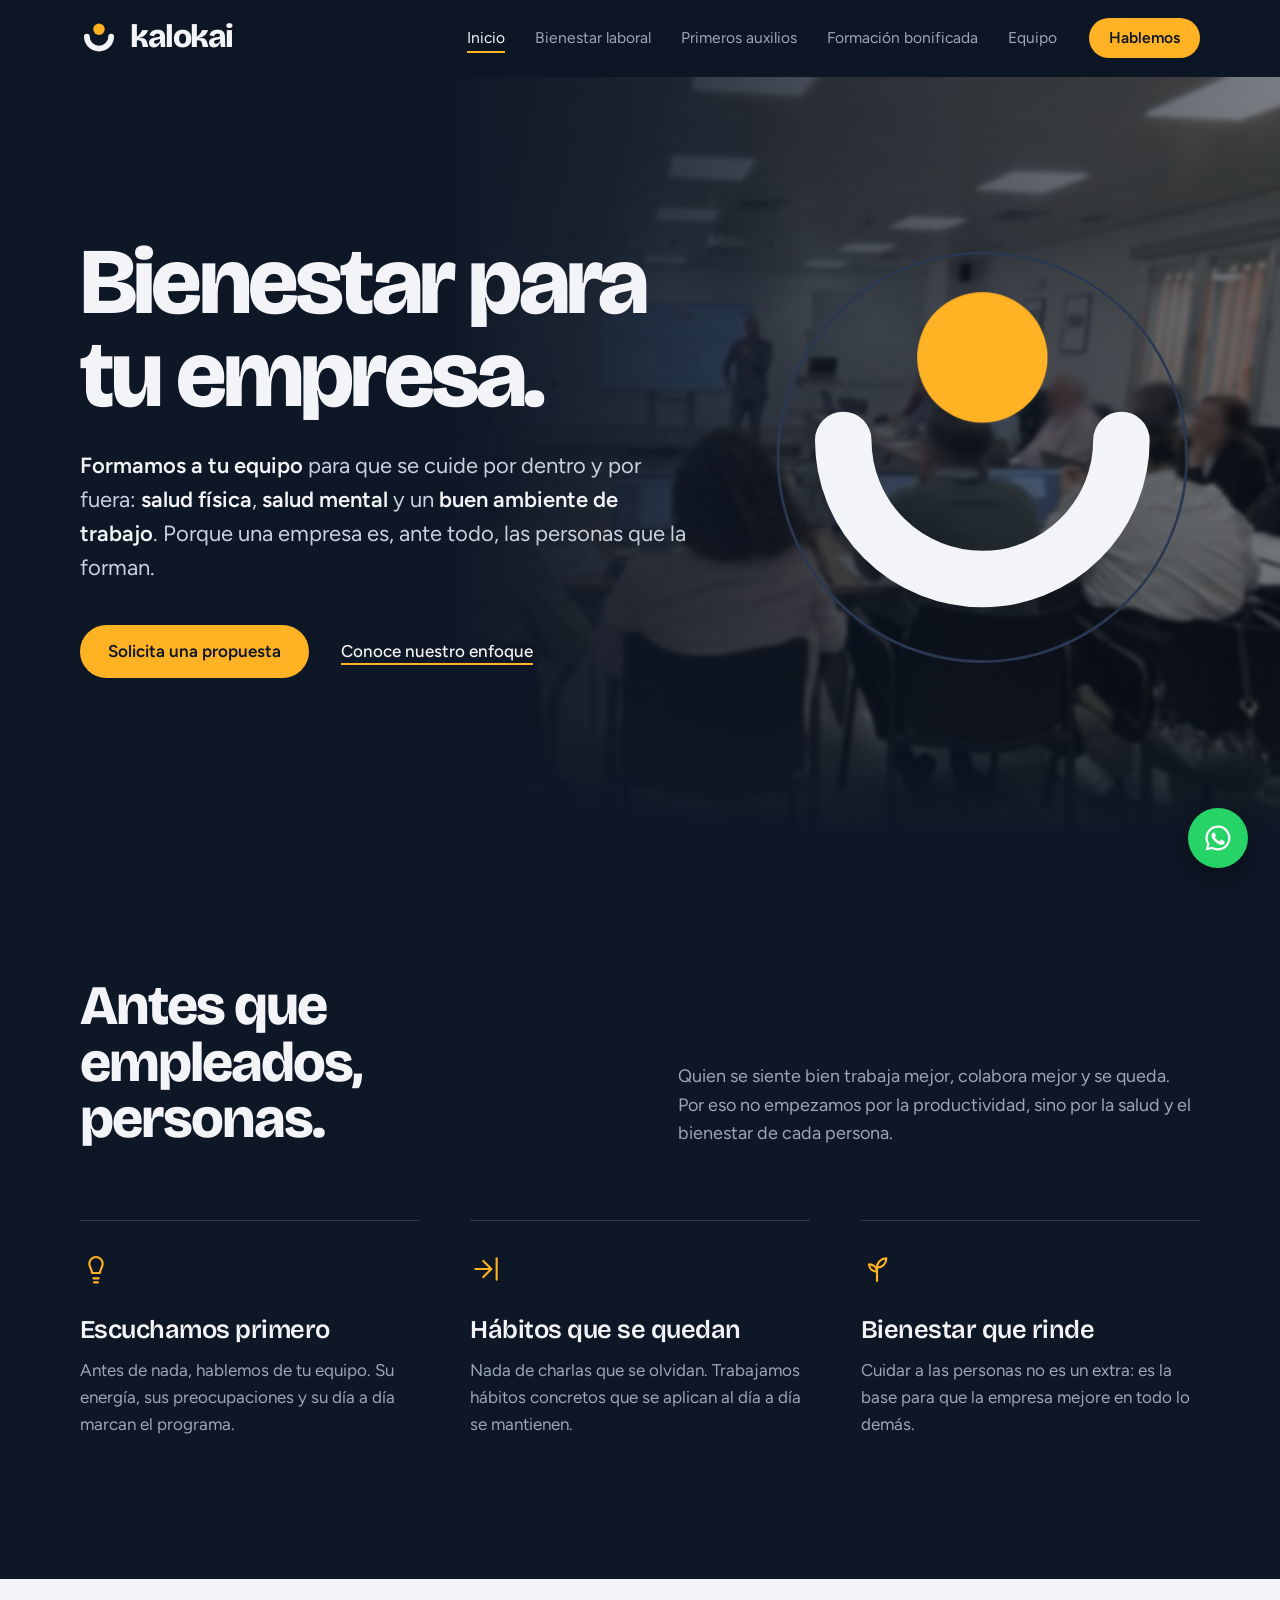
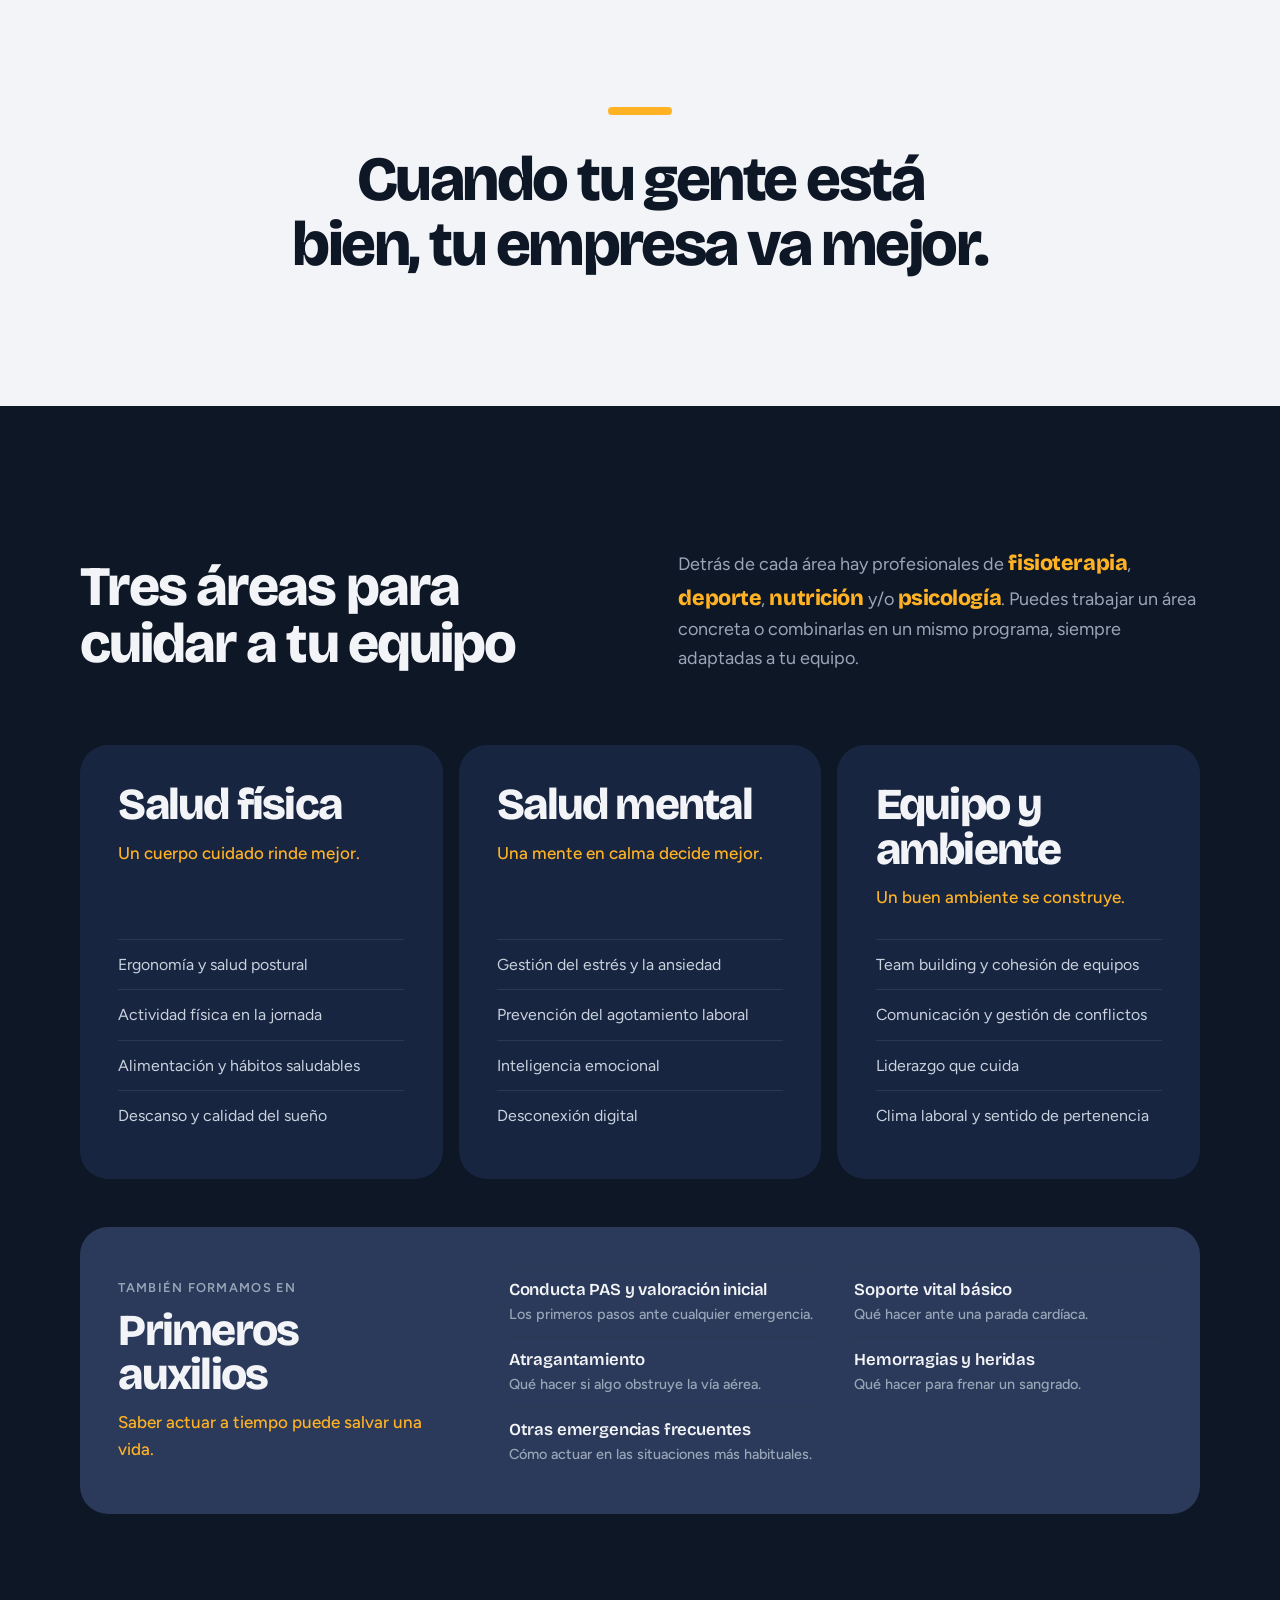
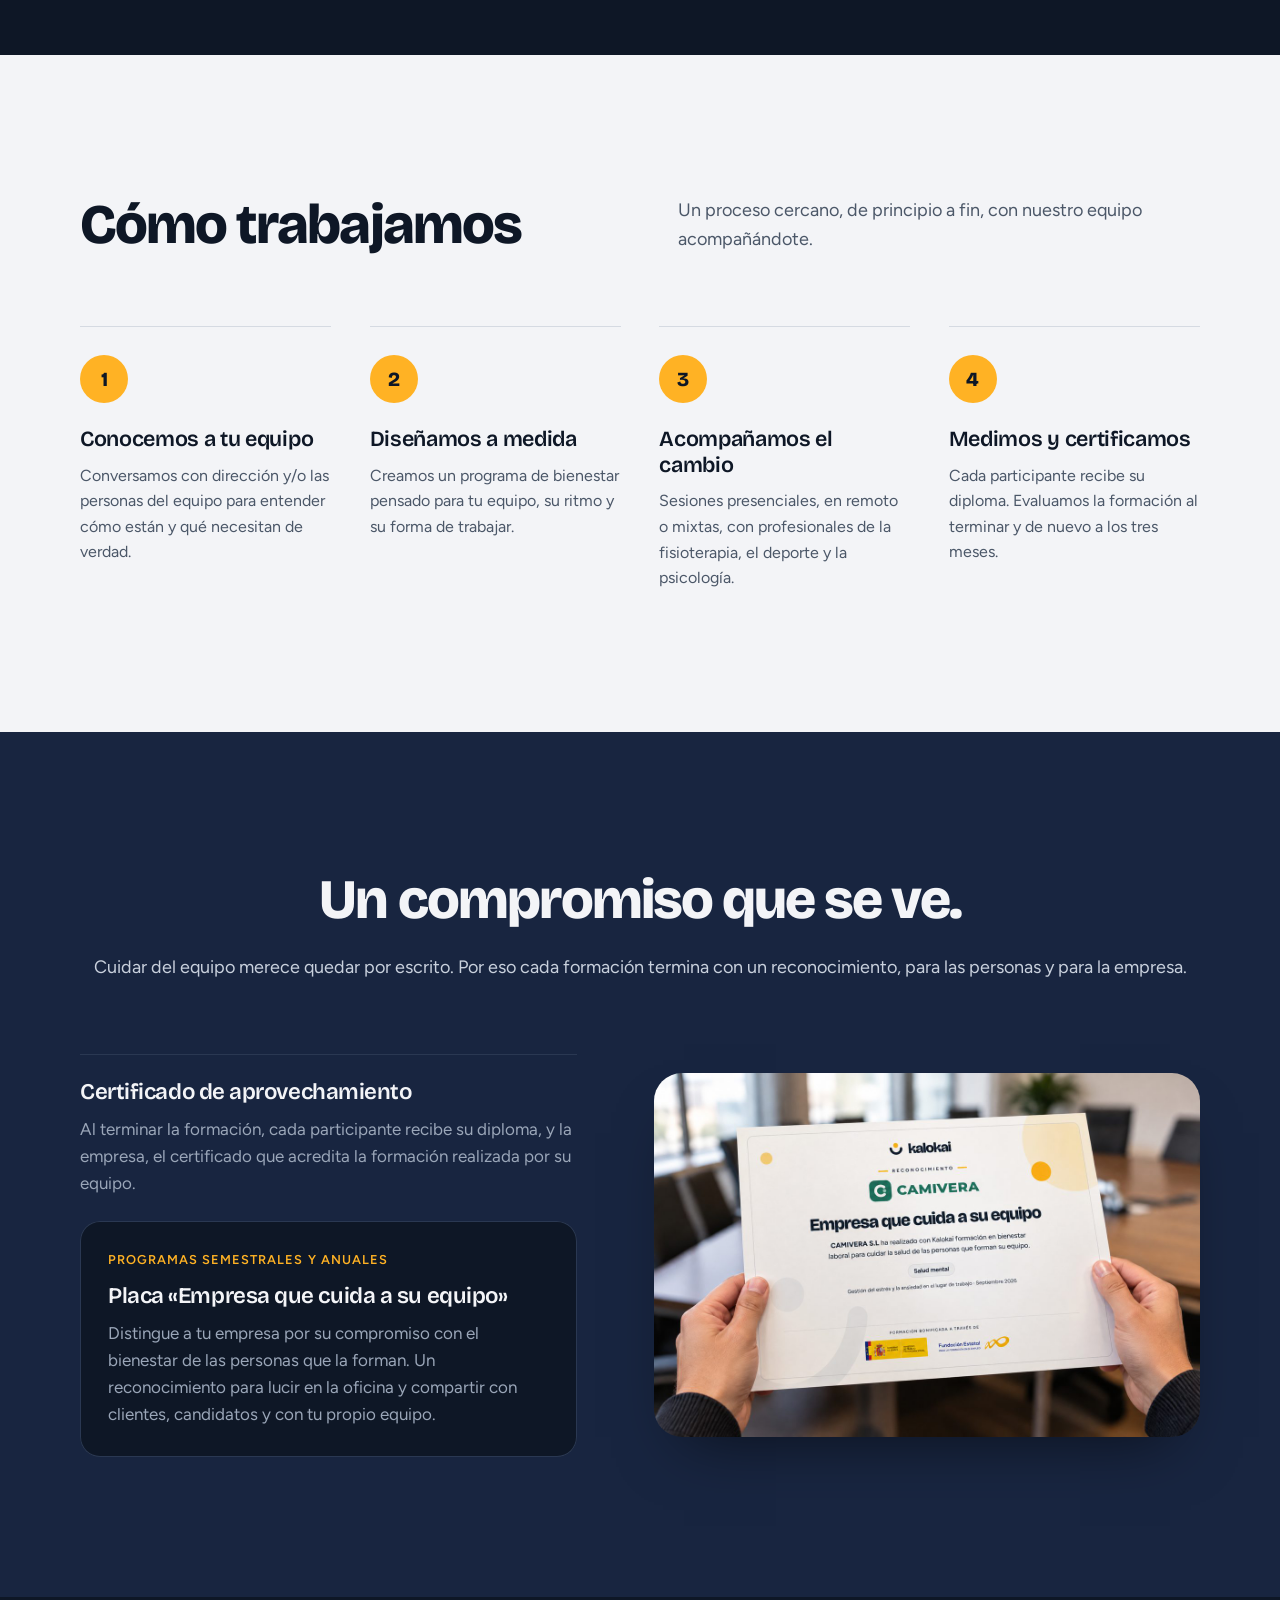
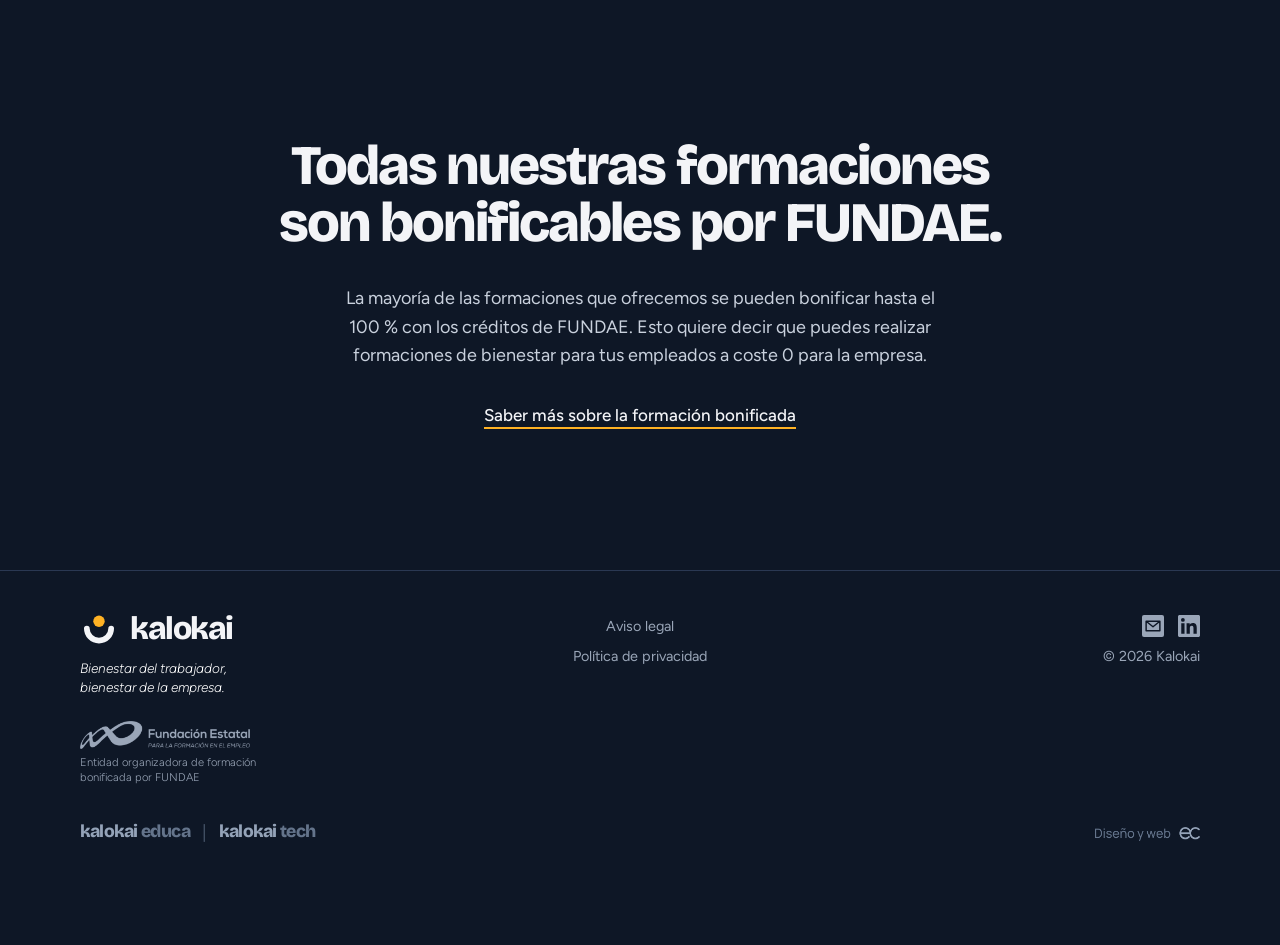
<file: index.html>
<!doctype html>
<html lang="es">
<head>
  <meta charset="utf-8">
  <meta name="viewport" content="width=device-width, initial-scale=1">
  <title>Kalokai · Bienestar para tu empresa</title>
  <meta name="description" content="Kalokai forma a los equipos de tu empresa en salud física, salud mental y trabajo en equipo. Cuando tu gente está bien, tu empresa va mejor.">
  <meta name="theme-color" content="#0E1726">
  <link rel="icon" href="favicon.svg" type="image/svg+xml">
  <link rel="preconnect" href="https://fonts.googleapis.com">
  <link rel="preconnect" href="https://fonts.gstatic.com" crossorigin>
  <link href="https://fonts.googleapis.com/css2?family=Bricolage+Grotesque:opsz,wght@12..96,600;12..96,800&family=Figtree:ital,wght@0,400;0,500;0,600;1,300&display=swap" rel="stylesheet">
  <link rel="stylesheet" href="styles.css">
</head>
<body>
  <a class="skip" href="#contenido">Saltar al contenido</a>

  <header class="site-header">
    <div class="wrap header-inner">
      <a class="logo" href="#" aria-label="Kalokai, inicio">
        <svg class="logo-mark" viewBox="0 0 100 100" aria-hidden="true">
          <path d="M18 46 A32 32 0 0 0 82 46" class="logo-arc"></path>
          <circle cx="50" cy="27" r="15" class="logo-dot"></circle>
        </svg>
        <span class="logo-word">kalokai</span>
      </a>
      <nav aria-label="Principal">
        <ul class="nav">
          <li><a href="index.html" aria-current="page">Inicio</a></li>
          <li><a href="bienestar-laboral.html">Bienestar laboral</a></li>
          <li><a href="primeros-auxilios.html">Primeros auxilios</a></li>
          <li><a href="formacion-bonificada.html">Formación bonificada</a></li>
          <li><a href="equipo.html">Equipo</a></li>
        </ul>
      </nav>
      <a class="btn btn-small" href="#solicitud" data-solicitud>Hablemos</a>
    </div>
  </header>

  <main id="contenido">
    <section class="hero hero-photo">
      <picture>
        <source media="(max-width: 680px)" srcset="hero-formacion-movil.jpg" width="599" height="576">
        <img class="hero-bg" src="hero-formacion.jpg" width="1024" height="576" alt="" fetchpriority="high">
      </picture>
      <div class="wrap hero-grid">
        <div class="hero-copy">
          <h1 class="display">Bienestar para tu empresa.</h1>
          <p class="lede"><strong>Formamos a tu equipo</strong> para que se cuide por dentro y por fuera: <strong>salud física</strong>, <strong>salud mental</strong> y un <strong>buen ambiente de trabajo</strong>. Porque una empresa es, ante todo, las personas que la forman.</p>
          <div class="actions">
            <a class="btn" href="#solicitud" data-solicitud>Solicita una propuesta</a>
            <a class="link" href="#enfoque">Conoce nuestro enfoque</a>
          </div>
        </div>
        <div class="hero-art" aria-hidden="true">
          <svg viewBox="0 0 100 100">
            <circle cx="50" cy="50" r="47" class="ring"></circle>
            <path d="M18 46 A32 32 0 0 0 82 46" class="art-arc"></path>
            <circle cx="50" cy="27" r="15" class="art-dot"></circle>
          </svg>
        </div>
      </div>
    </section>

    <section id="enfoque" class="approach" aria-labelledby="approach-title">
      <div class="wrap">
        <div class="approach-head">
          <h2 id="approach-title" class="h2">Antes que empleados, personas.</h2>
          <p class="intro">Quien se siente bien trabaja mejor, colabora mejor y se queda. Por eso no empezamos por la productividad, sino por la salud y el bienestar de cada persona.</p>
        </div>
        <ul class="principles">
          <li>
            <svg class="icon" viewBox="0 0 24 24" aria-hidden="true"><path d="M12 3a5 5 0 0 0-5 5c0 3 2 4 2 7h6c0-3 2-4 2-7a5 5 0 0 0-5-5Z"/><path d="M10 19h4M10.5 22h3"/></svg>
            <h3>Escuchamos primero</h3>
            <p>Antes de nada, hablemos de tu equipo. Su energía, sus preocupaciones y su día a día marcan el programa.</p>
          </li>
          <li>
            <svg class="icon" viewBox="0 0 24 24" aria-hidden="true"><path d="M4 12h10M10 6l6 6-6 6"/><path d="M20 4v16"/></svg>
            <h3>Hábitos que se quedan</h3>
            <p>Nada de charlas que se olvidan. Trabajamos hábitos concretos que se aplican al día a día se mantienen.</p>
          </li>
          <li>
            <svg class="icon" viewBox="0 0 24 24" aria-hidden="true"><path d="M12 21V11"/><path d="M12 11c0-4 3-7 7-7 0 4-3 7-7 7Z"/><path d="M12 14c0-3-2.5-5.5-6-5.5 0 3 2.5 5.5 6 5.5Z"/></svg>
            <h3>Bienestar que rinde</h3>
            <p>Cuidar a las personas no es un extra: es la base para que la empresa mejore en todo lo demás.</p>
          </li>
        </ul>
      </div>
    </section>

    <section class="statement" aria-label="Lo que creemos">
      <div class="wrap statement-inner">
        <span class="bar" aria-hidden="true"></span>
        <p>Cuando tu gente está bien, tu empresa va mejor.</p>
      </div>
    </section>

    <section id="areas" class="areas" aria-labelledby="areas-title">
      <div class="wrap">
        <div class="section-head">
          <h2 id="areas-title" class="h2">Tres áreas para cuidar a tu equipo</h2>
          <p class="intro">Detrás de cada área hay profesionales de <strong class="hl">fisioterapia</strong>, <strong class="hl">deporte</strong>, <strong class="hl">nutrición</strong> y/o <strong class="hl">psicología</strong>. Puedes trabajar un área concreta o combinarlas en un mismo programa, siempre adaptadas a tu equipo.</p>
        </div>
        <div class="area-grid">
          <article class="area">
            <h3>Salud física</h3>
            <p class="area-tag">Un cuerpo cuidado rinde mejor.</p>
            <ul>
              <li>Ergonomía y salud postural</li>
              <li>Actividad física en la jornada</li>
              <li>Alimentación y hábitos saludables</li>
              <li>Descanso y calidad del sueño</li>
            </ul>
          </article>
          <article class="area">
            <h3>Salud mental</h3>
            <p class="area-tag">Una mente en calma decide mejor.</p>
            <ul>
              <li>Gestión del estrés y la ansiedad</li>
              <li>Prevención del agotamiento laboral</li>
              <li>Inteligencia emocional</li>
              <li>Desconexión digital</li>
            </ul>
          </article>
          <article class="area">
            <h3>Equipo y ambiente</h3>
            <p class="area-tag">Un buen ambiente se construye.</p>
            <ul>
              <li>Team building y cohesión de equipos</li>
              <li>Comunicación y gestión de conflictos</li>
              <li>Liderazgo que cuida</li>
              <li>Clima laboral y sentido de pertenencia</li>
            </ul>
          </article>
        </div>
        <article class="area area-extra">
          <div class="area-extra-head">
            <p class="area-extra-eyebrow">También formamos en</p>
            <h3>Primeros auxilios</h3>
            <p class="area-tag">Saber actuar a tiempo puede salvar una vida.</p>
            <!-- <a class="area-extra-link" href="primeros-auxilios.html">Ver la formación <span aria-hidden="true">→</span></a> -->
          </div>
          <ul class="area-extra-list">
            <li><strong>Conducta PAS y valoración inicial</strong><span>Los primeros pasos ante cualquier emergencia.</span></li>
            <li><strong>Soporte vital básico</strong><span>Qué hacer ante una parada cardíaca.</span></li>
            <li><strong>Atragantamiento</strong><span>Qué hacer si algo obstruye la vía aérea.</span></li>
            <li><strong>Hemorragias y heridas</strong><span>Qué hacer para frenar un sangrado.</span></li>
            <li><strong>Otras emergencias frecuentes</strong><span>Cómo actuar en las situaciones más habituales.</span></li>
          </ul>
        </article>
      </div>
    </section>

    <section id="metodo" class="method" aria-labelledby="method-title">
      <div class="wrap">
        <div class="section-head">
          <h2 id="method-title" class="h2">Cómo trabajamos</h2>
          <p class="intro">Un proceso cercano, de principio a fin, con nuestro equipo acompañándote.</p>
        </div>
        <ol class="steps">
          <li>
            <h3>Conocemos a tu equipo</h3>
            <p>Conversamos con dirección y/o las personas del equipo para entender cómo están y qué necesitan de verdad.</p>
          </li>
          <li>
            <h3>Diseñamos a medida</h3>
            <p>Creamos un programa de bienestar pensado para tu equipo, su ritmo y su forma de trabajar.</p>
          </li>
          <li>
            <h3>Acompañamos el cambio</h3>
            <p>Sesiones presenciales, en remoto o mixtas, con profesionales de la fisioterapia, el deporte y la psicología.</p>
          </li>
          <li>
            <h3>Medimos y certificamos</h3>
            <p>Cada participante recibe su diploma. Evaluamos la formación al terminar y de nuevo a los tres meses.</p>
          </li>
        </ol>
      </div>
    </section>

    <section id="reconocimiento" class="recognition" aria-labelledby="recognition-title">
      <div class="wrap">
        <div class="section-head recognition-head">
          <h2 id="recognition-title" class="h2">Un compromiso que se ve.</h2>
          <p class="intro">Cuidar del equipo merece quedar por escrito. Por eso cada formación termina con un reconocimiento, para las personas y para la empresa.</p>
        </div>
        <div class="recognition-grid">
          <div class="recognition-copy">
            <ul class="recognition-list">
              <li>
                <h3>Certificado de aprovechamiento</h3>
                <p>Al terminar la formación, cada participante recibe su diploma, y la empresa, el certificado que acredita la formación realizada por su equipo.</p>
              </li>
              <li class="recognition-plaque">
                <span class="recognition-tag">Programas semestrales y anuales</span>
                <h3>Placa «Empresa que cuida a su equipo»</h3>
                <p>Distingue a tu empresa por su compromiso con el bienestar de las personas que la forman. Un reconocimiento para lucir en la oficina y compartir con clientes, candidatos y con tu propio equipo.</p>
              </li>
            </ul>
          </div>
          <figure class="recognition-art">
            <img src="reconocimiento-empresa.jpg" width="1200" height="800" alt="Reconocimiento de Kalokai «Empresa que cuida a su equipo» entregado a una empresa tras su formación en bienestar laboral" loading="lazy">
          </figure>
        </div>
      </div>
    </section>

    <section id="bonificada" class="bonus" aria-labelledby="bonus-title">
      <div class="wrap bonus-inner">
        <h2 id="bonus-title" class="h2">Todas nuestras formaciones son bonificables por FUNDAE.</h2>
        <p class="bonus-text">La mayoría de las formaciones que ofrecemos se pueden bonificar hasta el 100&nbsp;% con los créditos de FUNDAE. Esto quiere decir que puedes realizar formaciones de bienestar para tus empleados a coste 0 para la empresa.</p>
        <a class="link" href="formacion-bonificada.html">Saber más sobre la formación bonificada</a>
      </div>
    </section>
  </main>

  <footer class="site-footer">
    <div class="wrap footer-inner">
      <div class="footer-brand">
        <a class="logo" href="index.html" aria-label="Kalokai, inicio">
          <svg class="logo-mark" viewBox="0 0 100 100" aria-hidden="true">
            <path d="M18 46 A32 32 0 0 0 82 46" class="logo-arc"></path>
            <circle cx="50" cy="27" r="15" class="logo-dot"></circle>
          </svg>
          <span class="logo-word">kalokai</span>
        </a>
        <p class="footer-claim">Bienestar del trabajador,<br>bienestar de la empresa.</p>
        <div class="footer-fundae">
          <img src="fundae-logo.png" width="1200" height="197" alt="FUNDAE">
          <p>Entidad organizadora de formación bonificada por FUNDAE</p>
        </div>
        <div class="footer-family" aria-label="Otras líneas de Kalokai">
          <span class="family-word">kalokai<span class="family-sub family-educa">educa</span></span>
          <span class="family-sep" aria-hidden="true">|</span>
          <span class="family-word">kalokai<span class="family-sub family-tech">tech</span></span>
        </div>
      </div>
      <div class="footer-links">
        <a class="footer-link" href="aviso-legal.html">Aviso legal</a>
        <a class="footer-link" href="privacidad.html">Política de privacidad</a>
      </div>
      <div class="footer-contact">
        <div class="footer-social">
          <a class="footer-icon footer-mail-icon" href="mailto:hola@kalokai.es" aria-label="Escríbenos a hola@kalokai.es" title="hola@kalokai.es">
            <svg viewBox="0 0 24 24" aria-hidden="true"><rect width="24" height="24" rx="2.2"/><path class="cut" d="M4.5 6.8h15v10.4h-15zM5.2 7.4l6.8 5.4 6.8-5.4"/></svg>
          </a>
          <a class="footer-icon footer-linkedin" href="https://www.linkedin.com/company/kalokai/" target="_blank" rel="noopener" aria-label="Kalokai en LinkedIn">
            <svg viewBox="0 0 24 24" aria-hidden="true"><path d="M20.45 20.45h-3.56v-5.57c0-1.33-.02-3.04-1.85-3.04-1.85 0-2.14 1.45-2.14 2.94v5.67H9.35V9h3.41v1.56h.05c.48-.9 1.64-1.85 3.37-1.85 3.6 0 4.27 2.37 4.27 5.46v6.28ZM5.34 7.43a2.06 2.06 0 1 1 0-4.13 2.06 2.06 0 0 1 0 4.13ZM7.12 20.45H3.56V9h3.56v11.45ZM22.22 0H1.77C.79 0 0 .77 0 1.73v20.54C0 23.23.79 24 1.77 24h20.45c.98 0 1.78-.77 1.78-1.73V1.73C24 .77 23.2 0 22.22 0Z"/></svg>
          </a>
        </div>
        <p class="small">© 2026 Kalokai</p>
        <a class="footer-credit" href="https://ecwebdesign.es" target="_blank" rel="noopener" aria-label="Diseño y web: EC Web Design"><img src="credito-diseno-web.png" width="405" height="52" alt=""></a>
      </div>
    </div>
  </footer>

  <a class="wa-float" href="https://wa.me/34711229286?text=Hola%20Kalokai%2C%20me%20gustar%C3%ADa%20recibir%20informaci%C3%B3n." target="_blank" rel="noopener" aria-label="Escríbenos por WhatsApp">
    <svg viewBox="0 0 24 24" aria-hidden="true"><path d="M12 2a10 10 0 0 0-8.6 15.1L2 22l5-1.3A10 10 0 1 0 12 2Zm0 18.2a8.2 8.2 0 0 1-4.2-1.1l-.3-.2-3 .8.8-2.9-.2-.3A8.2 8.2 0 1 1 12 20.2Zm4.5-6.1c-.2-.1-1.5-.7-1.7-.8-.2-.1-.4-.1-.6.1l-.8 1c-.1.2-.3.2-.5.1a6.7 6.7 0 0 1-3.3-2.9c-.3-.4.3-.4.7-1.4.1-.2 0-.3 0-.4l-.8-1.8c-.2-.5-.4-.4-.6-.4h-.5a1 1 0 0 0-.7.3 3 3 0 0 0-.9 2.2 5.2 5.2 0 0 0 1.1 2.7 11.8 11.8 0 0 0 4.5 4c1.7.7 2.3.8 3.1.6.5-.1 1.5-.6 1.7-1.2.2-.6.2-1.1.2-1.2-.1-.1-.2-.2-.5-.3Z"/></svg>
  </a>

  <script src="script.js"></script>
</body>
</html>
</file>
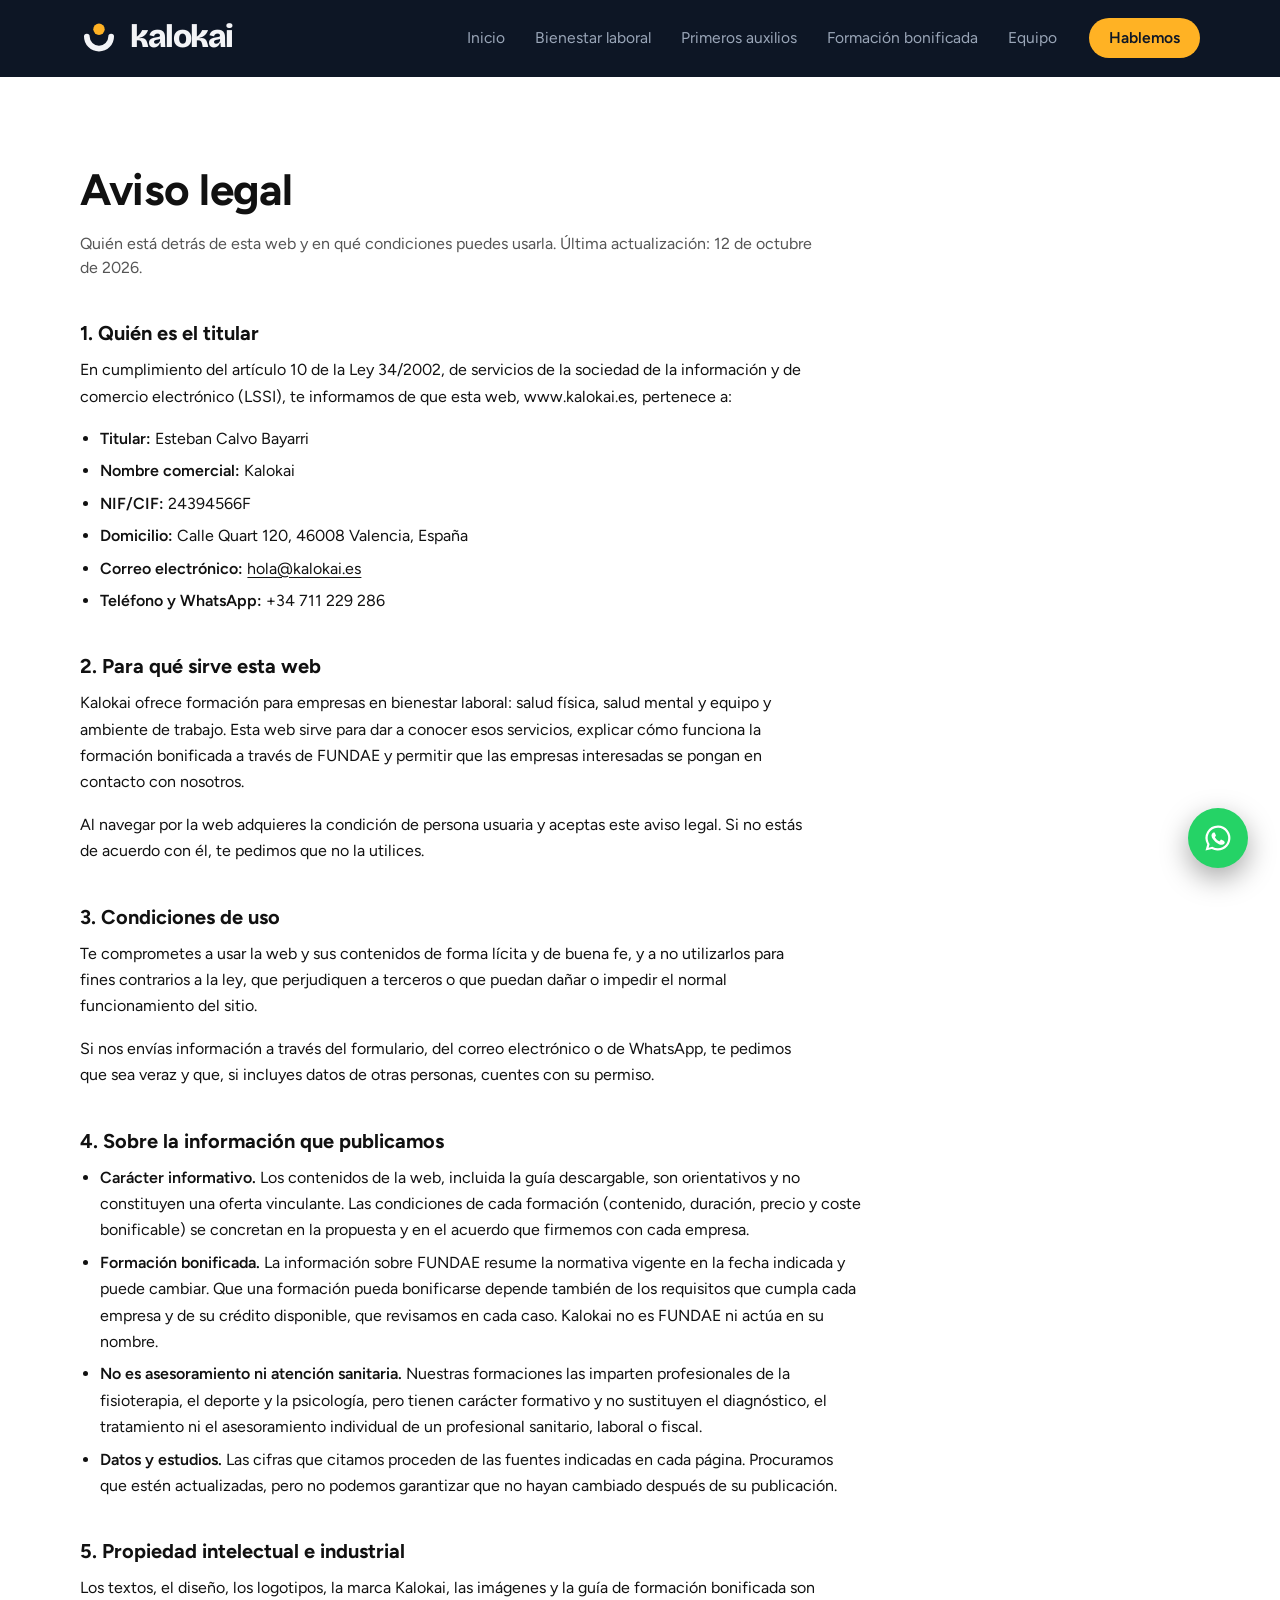
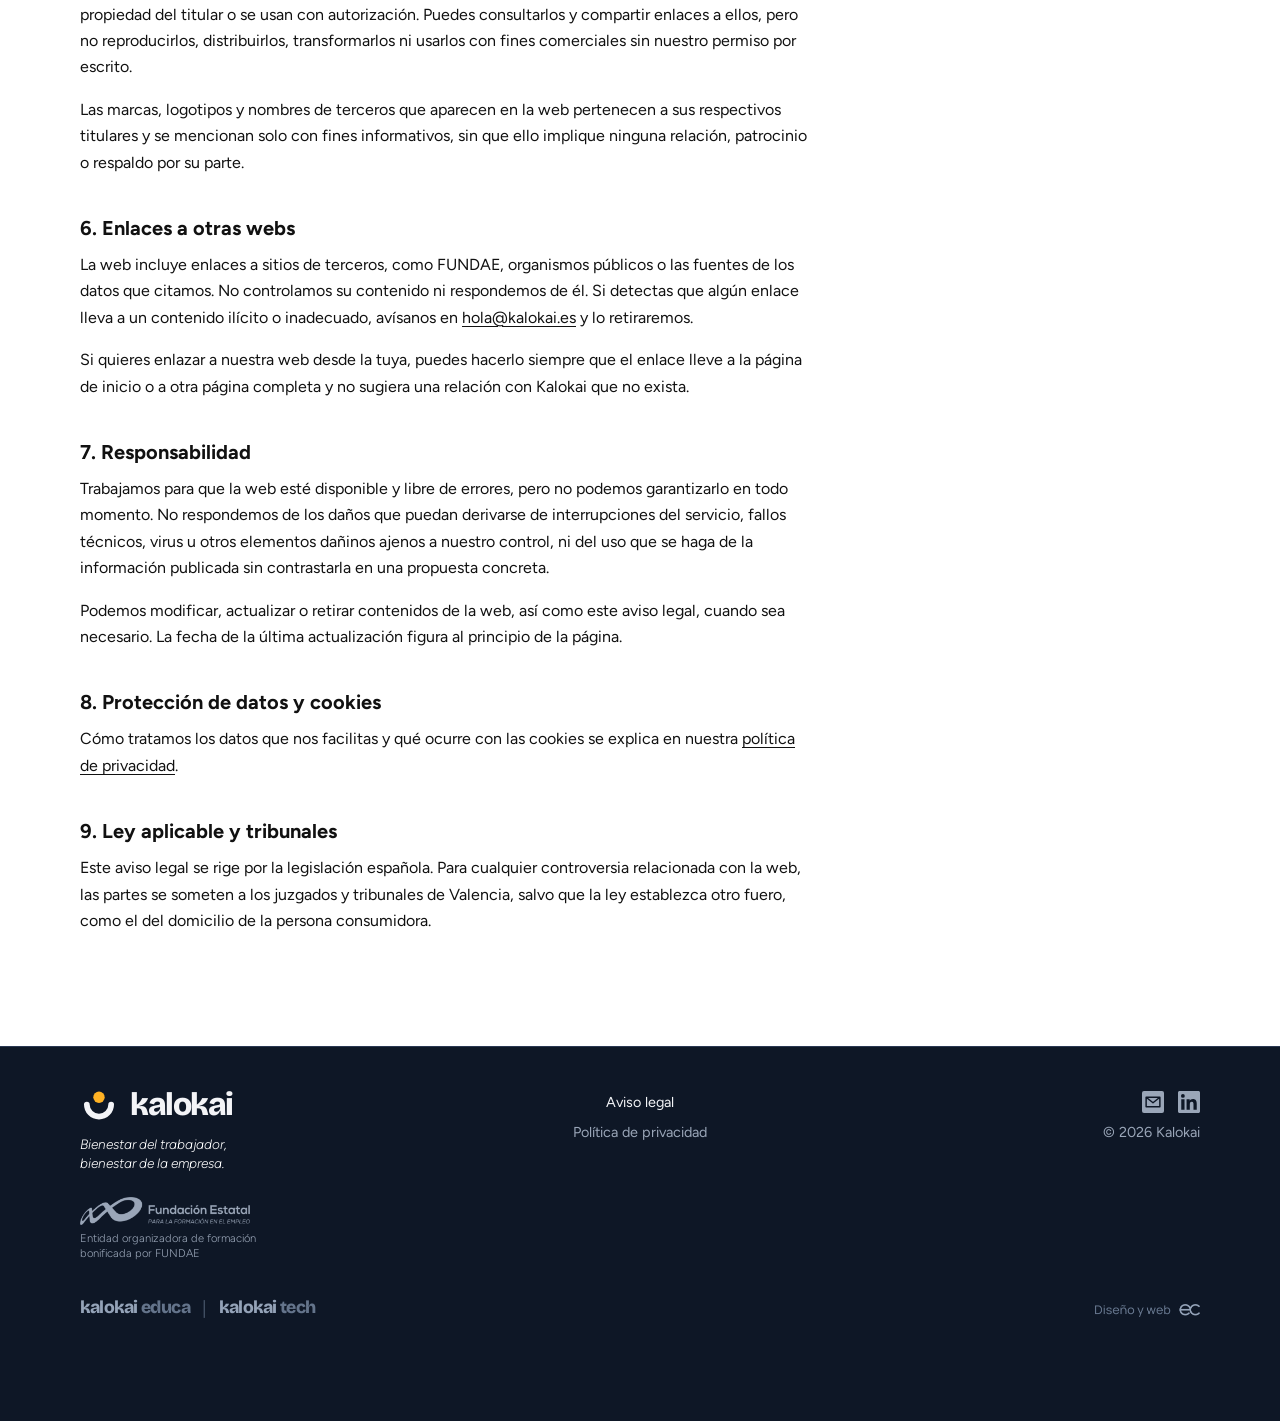
<file: aviso-legal.html>
<!doctype html>
<html lang="es">
<head>
  <meta charset="utf-8">
  <meta name="viewport" content="width=device-width, initial-scale=1">
  <title>Aviso legal · Kalokai</title>
  <meta name="description" content="Datos identificativos del titular de la web de Kalokai y condiciones de uso del sitio.">
  <meta name="theme-color" content="#0E1726">
  <meta name="robots" content="noindex">
  <link rel="icon" href="favicon.svg" type="image/svg+xml">
  <link rel="preconnect" href="https://fonts.googleapis.com">
  <link rel="preconnect" href="https://fonts.gstatic.com" crossorigin>
  <link href="https://fonts.googleapis.com/css2?family=Bricolage+Grotesque:opsz,wght@12..96,600;12..96,800&family=Figtree:ital,wght@0,400;0,500;0,600;1,300&display=swap" rel="stylesheet">
  <link rel="stylesheet" href="styles.css">
</head>
<body class="legal-page">
  <a class="skip" href="#contenido">Saltar al contenido</a>

  <header class="site-header">
    <div class="wrap header-inner">
      <a class="logo" href="index.html" aria-label="Kalokai, inicio">
        <svg class="logo-mark" viewBox="0 0 100 100" aria-hidden="true">
          <path d="M18 46 A32 32 0 0 0 82 46" class="logo-arc"></path>
          <circle cx="50" cy="27" r="15" class="logo-dot"></circle>
        </svg>
        <span class="logo-word">kalokai</span>
      </a>
      <nav aria-label="Principal">
        <ul class="nav">
          <li><a href="index.html">Inicio</a></li>
          <li><a href="bienestar-laboral.html">Bienestar laboral</a></li>
          <li><a href="primeros-auxilios.html">Primeros auxilios</a></li>
          <li><a href="formacion-bonificada.html">Formación bonificada</a></li>
          <li><a href="equipo.html">Equipo</a></li>
        </ul>
      </nav>
      <a class="btn btn-small" href="#solicitud" data-solicitud>Hablemos</a>
    </div>
  </header>

  <main id="contenido">
    <section class="hero page-hero">
      <div class="wrap">
        <h1 class="display">Aviso legal</h1>
        <p class="lede">Quién está detrás de esta web y en qué condiciones puedes usarla. Última actualización: 12 de octubre de 2026.</p>
      </div>
    </section>

    <section class="legal-section">
      <div class="wrap legal">

        <h2>1. Quién es el titular</h2>
        <p>En cumplimiento del artículo 10 de la Ley 34/2002, de servicios de la sociedad de la información y de comercio electrónico (LSSI), te informamos de que esta web, www.kalokai.es, pertenece a:</p>
        <ul>
          <li><strong>Titular:</strong> Esteban Calvo Bayarri</li>
          <li><strong>Nombre comercial:</strong> Kalokai</li>
          <li><strong>NIF/CIF:</strong> 24394566F</li>
          <li><strong>Domicilio:</strong> Calle Quart 120, 46008 Valencia, España</li>
          <li><strong>Correo electrónico:</strong> <a href="mailto:hola@kalokai.es">hola@kalokai.es</a></li>
          <li><strong>Teléfono y WhatsApp:</strong> +34 711 229 286</li>
        </ul>

        <h2>2. Para qué sirve esta web</h2>
        <p>Kalokai ofrece formación para empresas en bienestar laboral: salud física, salud mental y equipo y ambiente de trabajo. Esta web sirve para dar a conocer esos servicios, explicar cómo funciona la formación bonificada a través de FUNDAE y permitir que las empresas interesadas se pongan en contacto con nosotros.</p>
        <p>Al navegar por la web adquieres la condición de persona usuaria y aceptas este aviso legal. Si no estás de acuerdo con él, te pedimos que no la utilices.</p>

        <h2>3. Condiciones de uso</h2>
        <p>Te comprometes a usar la web y sus contenidos de forma lícita y de buena fe, y a no utilizarlos para fines contrarios a la ley, que perjudiquen a terceros o que puedan dañar o impedir el normal funcionamiento del sitio.</p>
        <p>Si nos envías información a través del formulario, del correo electrónico o de WhatsApp, te pedimos que sea veraz y que, si incluyes datos de otras personas, cuentes con su permiso.</p>

        <h2>4. Sobre la información que publicamos</h2>
        <ul>
          <li><strong>Carácter informativo.</strong> Los contenidos de la web, incluida la guía descargable, son orientativos y no constituyen una oferta vinculante. Las condiciones de cada formación (contenido, duración, precio y coste bonificable) se concretan en la propuesta y en el acuerdo que firmemos con cada empresa.</li>
          <li><strong>Formación bonificada.</strong> La información sobre FUNDAE resume la normativa vigente en la fecha indicada y puede cambiar. Que una formación pueda bonificarse depende también de los requisitos que cumpla cada empresa y de su crédito disponible, que revisamos en cada caso. Kalokai no es FUNDAE ni actúa en su nombre.</li>
          <li><strong>No es asesoramiento ni atención sanitaria.</strong> Nuestras formaciones las imparten profesionales de la fisioterapia, el deporte y la psicología, pero tienen carácter formativo y no sustituyen el diagnóstico, el tratamiento ni el asesoramiento individual de un profesional sanitario, laboral o fiscal.</li>
          <li><strong>Datos y estudios.</strong> Las cifras que citamos proceden de las fuentes indicadas en cada página. Procuramos que estén actualizadas, pero no podemos garantizar que no hayan cambiado después de su publicación.</li>
        </ul>

        <h2>5. Propiedad intelectual e industrial</h2>
        <p>Los textos, el diseño, los logotipos, la marca Kalokai, las imágenes y la guía de formación bonificada son propiedad del titular o se usan con autorización. Puedes consultarlos y compartir enlaces a ellos, pero no reproducirlos, distribuirlos, transformarlos ni usarlos con fines comerciales sin nuestro permiso por escrito.</p>
        <p>Las marcas, logotipos y nombres de terceros que aparecen en la web pertenecen a sus respectivos titulares y se mencionan solo con fines informativos, sin que ello implique ninguna relación, patrocinio o respaldo por su parte.</p>

        <h2>6. Enlaces a otras webs</h2>
        <p>La web incluye enlaces a sitios de terceros, como FUNDAE, organismos públicos o las fuentes de los datos que citamos. No controlamos su contenido ni respondemos de él. Si detectas que algún enlace lleva a un contenido ilícito o inadecuado, avísanos en <a href="mailto:hola@kalokai.es">hola@kalokai.es</a> y lo retiraremos.</p>
        <p>Si quieres enlazar a nuestra web desde la tuya, puedes hacerlo siempre que el enlace lleve a la página de inicio o a otra página completa y no sugiera una relación con Kalokai que no exista.</p>

        <h2>7. Responsabilidad</h2>
        <p>Trabajamos para que la web esté disponible y libre de errores, pero no podemos garantizarlo en todo momento. No respondemos de los daños que puedan derivarse de interrupciones del servicio, fallos técnicos, virus u otros elementos dañinos ajenos a nuestro control, ni del uso que se haga de la información publicada sin contrastarla en una propuesta concreta.</p>
        <p>Podemos modificar, actualizar o retirar contenidos de la web, así como este aviso legal, cuando sea necesario. La fecha de la última actualización figura al principio de la página.</p>

        <h2>8. Protección de datos y cookies</h2>
        <p>Cómo tratamos los datos que nos facilitas y qué ocurre con las cookies se explica en nuestra <a href="privacidad.html">política de privacidad</a>.</p>

        <h2>9. Ley aplicable y tribunales</h2>
        <p>Este aviso legal se rige por la legislación española. Para cualquier controversia relacionada con la web, las partes se someten a los juzgados y tribunales de Valencia, salvo que la ley establezca otro fuero, como el del domicilio de la persona consumidora.</p>

      </div>
    </section>
  </main>

  <footer class="site-footer">
    <div class="wrap footer-inner">
      <div class="footer-brand">
        <a class="logo" href="index.html" aria-label="Kalokai, inicio">
          <svg class="logo-mark" viewBox="0 0 100 100" aria-hidden="true">
            <path d="M18 46 A32 32 0 0 0 82 46" class="logo-arc"></path>
            <circle cx="50" cy="27" r="15" class="logo-dot"></circle>
          </svg>
          <span class="logo-word">kalokai</span>
        </a>
        <p class="footer-claim">Bienestar del trabajador,<br>bienestar de la empresa.</p>
        <div class="footer-fundae">
          <img src="fundae-logo.png" width="1200" height="197" alt="FUNDAE">
          <p>Entidad organizadora de formación bonificada por FUNDAE</p>
        </div>
        <div class="footer-family" aria-label="Otras líneas de Kalokai">
          <span class="family-word">kalokai<span class="family-sub family-educa">educa</span></span>
          <span class="family-sep" aria-hidden="true">|</span>
          <span class="family-word">kalokai<span class="family-sub family-tech">tech</span></span>
        </div>
      </div>
      <div class="footer-links">
        <a class="footer-link" href="aviso-legal.html" aria-current="page">Aviso legal</a>
        <a class="footer-link" href="privacidad.html">Política de privacidad</a>
      </div>
      <div class="footer-contact">
        <div class="footer-social">
          <a class="footer-icon footer-mail-icon" href="mailto:hola@kalokai.es" aria-label="Escríbenos a hola@kalokai.es" title="hola@kalokai.es">
            <svg viewBox="0 0 24 24" aria-hidden="true"><rect width="24" height="24" rx="2.2"/><path class="cut" d="M4.5 6.8h15v10.4h-15zM5.2 7.4l6.8 5.4 6.8-5.4"/></svg>
          </a>
          <a class="footer-icon footer-linkedin" href="https://www.linkedin.com/company/kalokai/" target="_blank" rel="noopener" aria-label="Kalokai en LinkedIn">
            <svg viewBox="0 0 24 24" aria-hidden="true"><path d="M20.45 20.45h-3.56v-5.57c0-1.33-.02-3.04-1.85-3.04-1.85 0-2.14 1.45-2.14 2.94v5.67H9.35V9h3.41v1.56h.05c.48-.9 1.64-1.85 3.37-1.85 3.6 0 4.27 2.37 4.27 5.46v6.28ZM5.34 7.43a2.06 2.06 0 1 1 0-4.13 2.06 2.06 0 0 1 0 4.13ZM7.12 20.45H3.56V9h3.56v11.45ZM22.22 0H1.77C.79 0 0 .77 0 1.73v20.54C0 23.23.79 24 1.77 24h20.45c.98 0 1.78-.77 1.78-1.73V1.73C24 .77 23.2 0 22.22 0Z"/></svg>
          </a>
        </div>
        <p class="small">© 2026 Kalokai</p>
        <a class="footer-credit" href="https://ecwebdesign.es" target="_blank" rel="noopener" aria-label="Diseño y web: EC Web Design"><img src="credito-diseno-web.png" width="405" height="52" alt=""></a>
      </div>
    </div>
  </footer>

  <a class="wa-float" href="https://wa.me/34711229286?text=Hola%20Kalokai%2C%20me%20gustar%C3%ADa%20recibir%20informaci%C3%B3n." target="_blank" rel="noopener" aria-label="Escríbenos por WhatsApp">
    <svg viewBox="0 0 24 24" aria-hidden="true"><path d="M12 2a10 10 0 0 0-8.6 15.1L2 22l5-1.3A10 10 0 1 0 12 2Zm0 18.2a8.2 8.2 0 0 1-4.2-1.1l-.3-.2-3 .8.8-2.9-.2-.3A8.2 8.2 0 1 1 12 20.2Zm4.5-6.1c-.2-.1-1.5-.7-1.7-.8-.2-.1-.4-.1-.6.1l-.8 1c-.1.2-.3.2-.5.1a6.7 6.7 0 0 1-3.3-2.9c-.3-.4.3-.4.7-1.4.1-.2 0-.3 0-.4l-.8-1.8c-.2-.5-.4-.4-.6-.4h-.5a1 1 0 0 0-.7.3 3 3 0 0 0-.9 2.2 5.2 5.2 0 0 0 1.1 2.7 11.8 11.8 0 0 0 4.5 4c1.7.7 2.3.8 3.1.6.5-.1 1.5-.6 1.7-1.2.2-.6.2-1.1.2-1.2-.1-.1-.2-.2-.5-.3Z"/></svg>
  </a>

  <script src="script.js"></script>
</body>
</html>
</file>
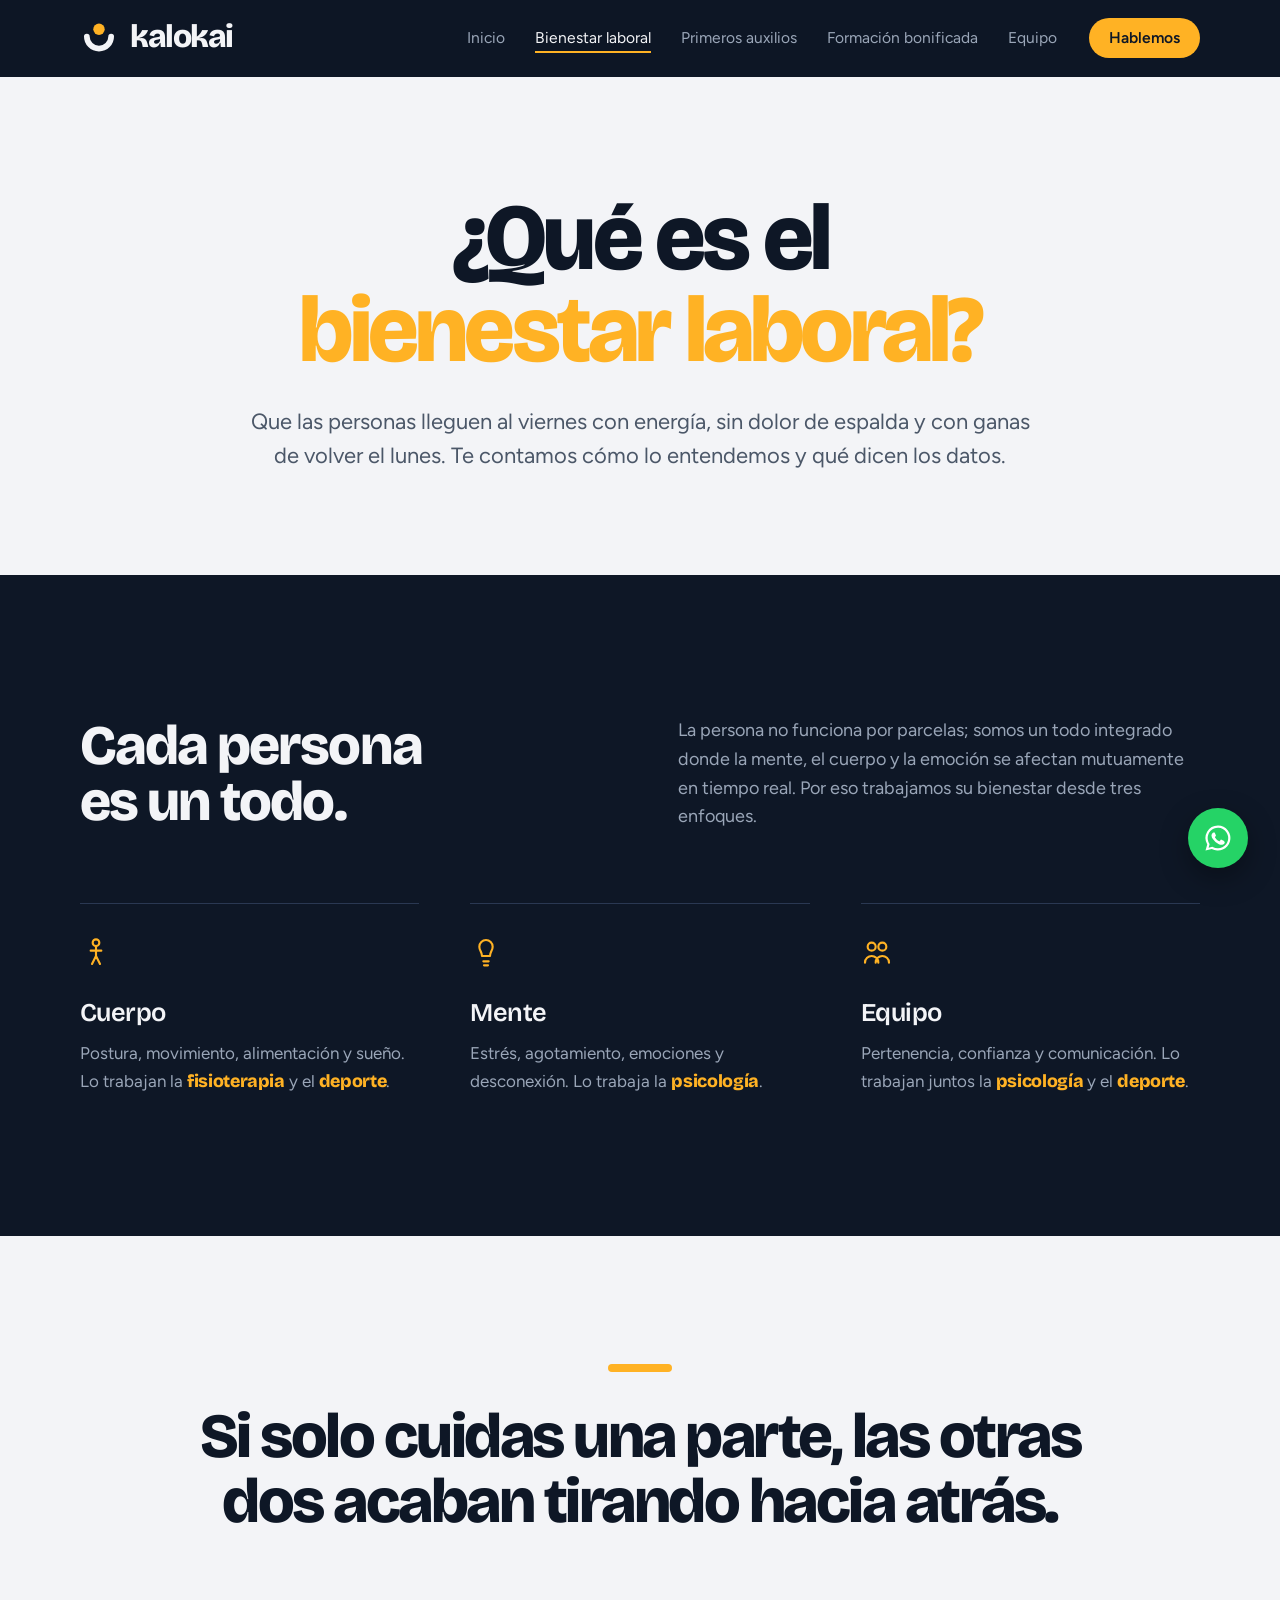
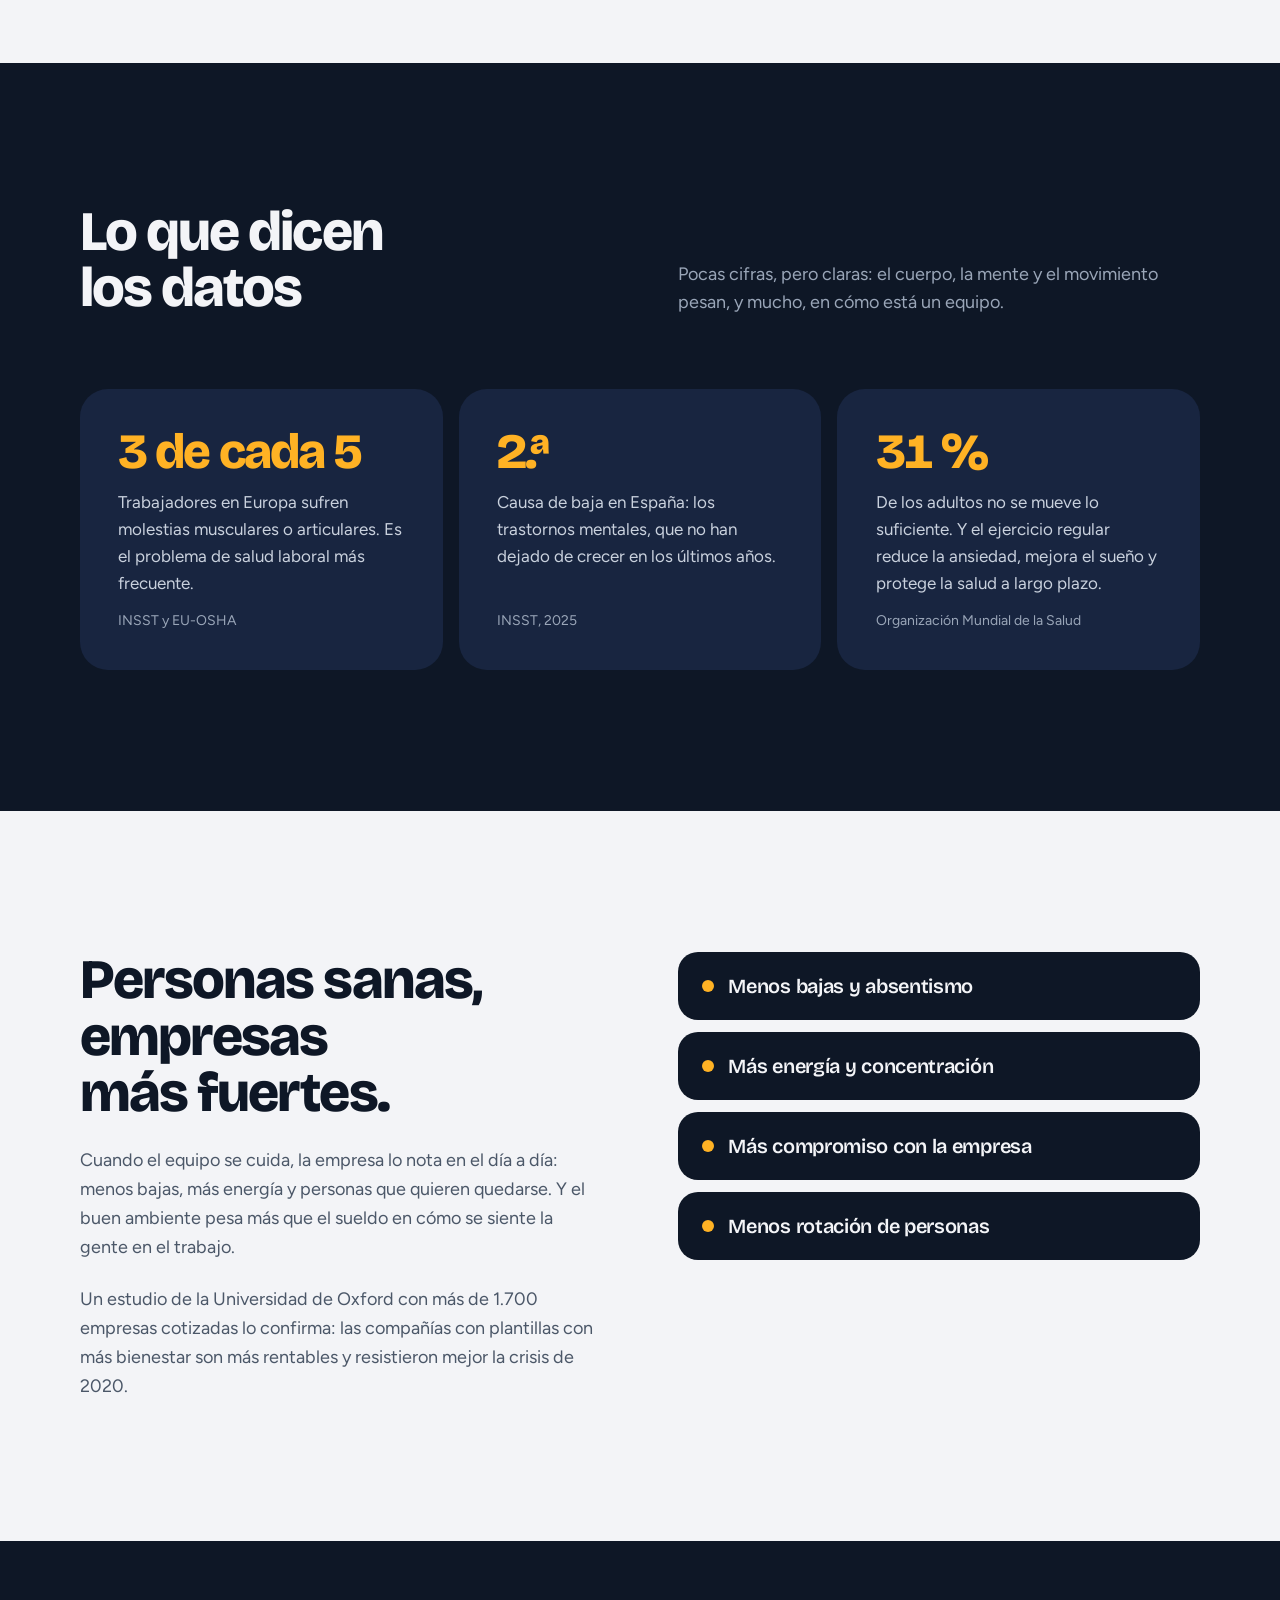
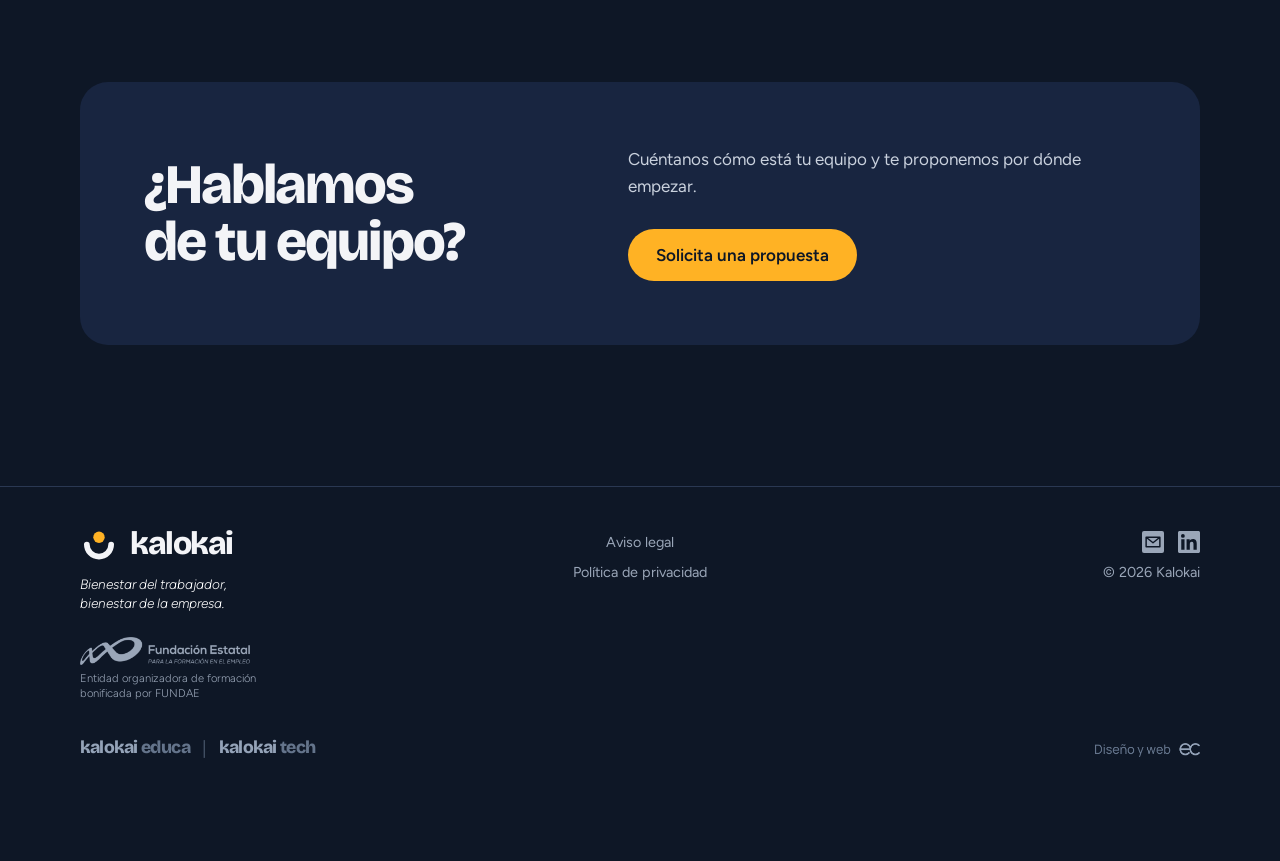
<file: bienestar-laboral.html>
<!doctype html>
<html lang="es">
<head>
  <meta charset="utf-8">
  <meta name="viewport" content="width=device-width, initial-scale=1">
  <title>Qué es el bienestar laboral · Kalokai</title>
  <meta name="description" content="Cómo entendemos el bienestar laboral en Kalokai y qué dicen los datos sobre su impacto en las personas y en las empresas.">
  <meta name="theme-color" content="#0E1726">
  <link rel="icon" href="favicon.svg" type="image/svg+xml">
  <link rel="preconnect" href="https://fonts.googleapis.com">
  <link rel="preconnect" href="https://fonts.gstatic.com" crossorigin>
  <link href="https://fonts.googleapis.com/css2?family=Bricolage+Grotesque:opsz,wght@12..96,600;12..96,800&family=Figtree:ital,wght@0,400;0,500;0,600;1,300&display=swap" rel="stylesheet">
  <link rel="stylesheet" href="styles.css">
</head>
<body>
  <a class="skip" href="#contenido">Saltar al contenido</a>

  <header class="site-header">
    <div class="wrap header-inner">
      <a class="logo" href="index.html" aria-label="Kalokai, inicio">
        <svg class="logo-mark" viewBox="0 0 100 100" aria-hidden="true">
          <path d="M18 46 A32 32 0 0 0 82 46" class="logo-arc"></path>
          <circle cx="50" cy="27" r="15" class="logo-dot"></circle>
        </svg>
        <span class="logo-word">kalokai</span>
      </a>
      <nav aria-label="Principal">
        <ul class="nav">
          <li><a href="index.html">Inicio</a></li>
          <li><a href="bienestar-laboral.html" aria-current="page">Bienestar laboral</a></li>
          <li><a href="primeros-auxilios.html">Primeros auxilios</a></li>
          <li><a href="formacion-bonificada.html">Formación bonificada</a></li>
          <li><a href="equipo.html">Equipo</a></li>
        </ul>
      </nav>
      <a class="btn btn-small" href="#solicitud" data-solicitud>Hablemos</a>
    </div>
  </header>

  <main id="contenido">
    <section class="hero page-hero">
      <div class="wrap">
        <h1 class="display">¿Qué es el <br><span class="amber">bienestar laboral?</span></h1>
        <p class="lede">Que las personas lleguen al viernes con energía, sin dolor de espalda y con ganas de volver el lunes. Te contamos cómo lo entendemos y qué dicen los datos.</p>
      </div>
    </section>

    <section class="approach" aria-labelledby="vision-title">
      <div class="wrap">
        <div class="approach-head">
          <h2 id="vision-title" class="h2">Cada persona es un todo.</h2>
          <p class="intro">La persona no funciona por parcelas; somos un todo integrado donde la mente, el cuerpo y la emoción se afectan mutuamente en tiempo real. Por eso trabajamos su bienestar desde tres enfoques.</p>
        </div>
        <ul class="principles">
          <li>
            <svg class="icon" viewBox="0 0 24 24" aria-hidden="true"><circle cx="12" cy="5" r="2.5"/><path d="M12 8v7M8 11h8M12 15l-3 6M12 15l3 6"/></svg>
            <h3>Cuerpo</h3>
            <p>Postura, movimiento, alimentación y sueño. Lo trabajan la <strong class="hl">fisioterapia</strong> y el <strong class="hl">deporte</strong>.</p>
          </li>
          <li>
            <svg class="icon" viewBox="0 0 24 24" aria-hidden="true"><path d="M12 3a5 5 0 0 0-5 5c0 3 2 4 2 7h6c0-3 2-4 2-7a5 5 0 0 0-5-5Z"/><path d="M10 19h4M10.5 22h3"/></svg>
            <h3>Mente</h3>
            <p>Estrés, agotamiento, emociones y desconexión. Lo trabaja la <strong class="hl">psicología</strong>.</p>
          </li>
          <li>
            <svg class="icon" viewBox="0 0 24 24" aria-hidden="true"><circle cx="8" cy="8" r="3"/><circle cx="16" cy="8" r="3"/><path d="M3 20c0-3 2.5-5 5-5s5 2 5 5M11 20c0-3 2.5-5 5-5s5 2 5 5"/></svg>
            <h3>Equipo</h3>
            <p>Pertenencia, confianza y comunicación. Lo trabajan juntos la <strong class="hl">psicología</strong> y el <strong class="hl">deporte</strong>.</p>
          </li>
        </ul>
      </div>
    </section>

    <section class="statement" aria-label="Lo que creemos">
      <div class="wrap statement-inner">
        <span class="bar" aria-hidden="true"></span>
        <p>Si solo cuidas una parte, las otras dos acaban tirando hacia atrás.</p>
      </div>
    </section>

    <section class="areas" aria-labelledby="data-title">
      <div class="wrap">
        <div class="section-head">
          <h2 id="data-title" class="h2">Lo que dicen los datos</h2>
          <p class="intro">Pocas cifras, pero claras: el cuerpo, la mente y el movimiento pesan, y mucho, en cómo está un equipo.</p>
        </div>
        <div class="facts">
          <div class="fact">
            <span class="fact-num">3 de cada 5</span>
            <p>Trabajadores en Europa sufren molestias musculares o articulares. Es el problema de salud laboral más frecuente.</p>
            <cite>INSST y EU-OSHA</cite>
          </div>
          <div class="fact">
            <span class="fact-num">2.ª</span>
            <p>Causa de baja en España: los trastornos mentales, que no han dejado de crecer en los últimos años.</p>
            <cite>INSST, 2025</cite>
          </div>
          <div class="fact">
            <span class="fact-num">31 %</span>
            <p>De los adultos no se mueve lo suficiente. Y el ejercicio regular reduce la ansiedad, mejora el sueño y protege la salud a largo plazo.</p>
            <cite>Organización Mundial de la Salud</cite>
          </div>
        </div>
      </div>
    </section>

    <section class="method" aria-labelledby="company-title">
      <div class="wrap split">
        <div>
          <h2 id="company-title" class="h2">Personas sanas, empresas más fuertes.</h2>
          <p class="split-text">Cuando el equipo se cuida, la empresa lo nota en el día a día: menos bajas, más energía y personas que quieren quedarse. Y el buen ambiente pesa más que el sueldo en cómo se siente la gente en el trabajo.</p>
          <p class="split-text">Un estudio de la Universidad de Oxford con más de 1.700 empresas cotizadas lo confirma: las compañías con plantillas con más bienestar son más rentables y resistieron mejor la crisis de 2020.</p>
        </div>
        <ul class="gains" aria-label="Lo que gana la empresa">
          <li>Menos bajas y absentismo</li>
          <li>Más energía y concentración</li>
          <li>Más compromiso con la empresa</li>
          <li>Menos rotación de personas</li>
        </ul>
      </div>
    </section>

    <section class="contact" aria-labelledby="cta-title">
      <div class="wrap contact-card cta-card">
        <h2 id="cta-title" class="h2">¿Hablamos de tu equipo?</h2>
        <div>
          <p>Cuéntanos cómo está tu equipo y te proponemos por dónde empezar.</p>
          <div class="actions">
            <a class="btn" href="#solicitud" data-solicitud>Solicita una propuesta</a>
          </div>
        </div>
      </div>
    </section>
  </main>

  <footer class="site-footer">
    <div class="wrap footer-inner">
      <div class="footer-brand">
        <a class="logo" href="index.html" aria-label="Kalokai, inicio">
          <svg class="logo-mark" viewBox="0 0 100 100" aria-hidden="true">
            <path d="M18 46 A32 32 0 0 0 82 46" class="logo-arc"></path>
            <circle cx="50" cy="27" r="15" class="logo-dot"></circle>
          </svg>
          <span class="logo-word">kalokai</span>
        </a>
        <p class="footer-claim">Bienestar del trabajador,<br>bienestar de la empresa.</p>
        <div class="footer-fundae">
          <img src="fundae-logo.png" width="1200" height="197" alt="FUNDAE">
          <p>Entidad organizadora de formación bonificada por FUNDAE</p>
        </div>
        <div class="footer-family" aria-label="Otras líneas de Kalokai">
          <span class="family-word">kalokai<span class="family-sub family-educa">educa</span></span>
          <span class="family-sep" aria-hidden="true">|</span>
          <span class="family-word">kalokai<span class="family-sub family-tech">tech</span></span>
        </div>
      </div>
      <div class="footer-links">
        <a class="footer-link" href="aviso-legal.html">Aviso legal</a>
        <a class="footer-link" href="privacidad.html">Política de privacidad</a>
      </div>
      <div class="footer-contact">
        <div class="footer-social">
          <a class="footer-icon footer-mail-icon" href="mailto:hola@kalokai.es" aria-label="Escríbenos a hola@kalokai.es" title="hola@kalokai.es">
            <svg viewBox="0 0 24 24" aria-hidden="true"><rect width="24" height="24" rx="2.2"/><path class="cut" d="M4.5 6.8h15v10.4h-15zM5.2 7.4l6.8 5.4 6.8-5.4"/></svg>
          </a>
          <a class="footer-icon footer-linkedin" href="https://www.linkedin.com/company/kalokai/" target="_blank" rel="noopener" aria-label="Kalokai en LinkedIn">
            <svg viewBox="0 0 24 24" aria-hidden="true"><path d="M20.45 20.45h-3.56v-5.57c0-1.33-.02-3.04-1.85-3.04-1.85 0-2.14 1.45-2.14 2.94v5.67H9.35V9h3.41v1.56h.05c.48-.9 1.64-1.85 3.37-1.85 3.6 0 4.27 2.37 4.27 5.46v6.28ZM5.34 7.43a2.06 2.06 0 1 1 0-4.13 2.06 2.06 0 0 1 0 4.13ZM7.12 20.45H3.56V9h3.56v11.45ZM22.22 0H1.77C.79 0 0 .77 0 1.73v20.54C0 23.23.79 24 1.77 24h20.45c.98 0 1.78-.77 1.78-1.73V1.73C24 .77 23.2 0 22.22 0Z"/></svg>
          </a>
        </div>
        <p class="small">© 2026 Kalokai</p>
        <a class="footer-credit" href="https://ecwebdesign.es" target="_blank" rel="noopener" aria-label="Diseño y web: EC Web Design"><img src="credito-diseno-web.png" width="405" height="52" alt=""></a>
      </div>
    </div>
  </footer>

  <a class="wa-float" href="https://wa.me/34711229286?text=Hola%20Kalokai%2C%20me%20gustar%C3%ADa%20recibir%20informaci%C3%B3n." target="_blank" rel="noopener" aria-label="Escríbenos por WhatsApp">
    <svg viewBox="0 0 24 24" aria-hidden="true"><path d="M12 2a10 10 0 0 0-8.6 15.1L2 22l5-1.3A10 10 0 1 0 12 2Zm0 18.2a8.2 8.2 0 0 1-4.2-1.1l-.3-.2-3 .8.8-2.9-.2-.3A8.2 8.2 0 1 1 12 20.2Zm4.5-6.1c-.2-.1-1.5-.7-1.7-.8-.2-.1-.4-.1-.6.1l-.8 1c-.1.2-.3.2-.5.1a6.7 6.7 0 0 1-3.3-2.9c-.3-.4.3-.4.7-1.4.1-.2 0-.3 0-.4l-.8-1.8c-.2-.5-.4-.4-.6-.4h-.5a1 1 0 0 0-.7.3 3 3 0 0 0-.9 2.2 5.2 5.2 0 0 0 1.1 2.7 11.8 11.8 0 0 0 4.5 4c1.7.7 2.3.8 3.1.6.5-.1 1.5-.6 1.7-1.2.2-.6.2-1.1.2-1.2-.1-.1-.2-.2-.5-.3Z"/></svg>
  </a>

  <script src="script.js"></script>
</body>
</html>
</file>
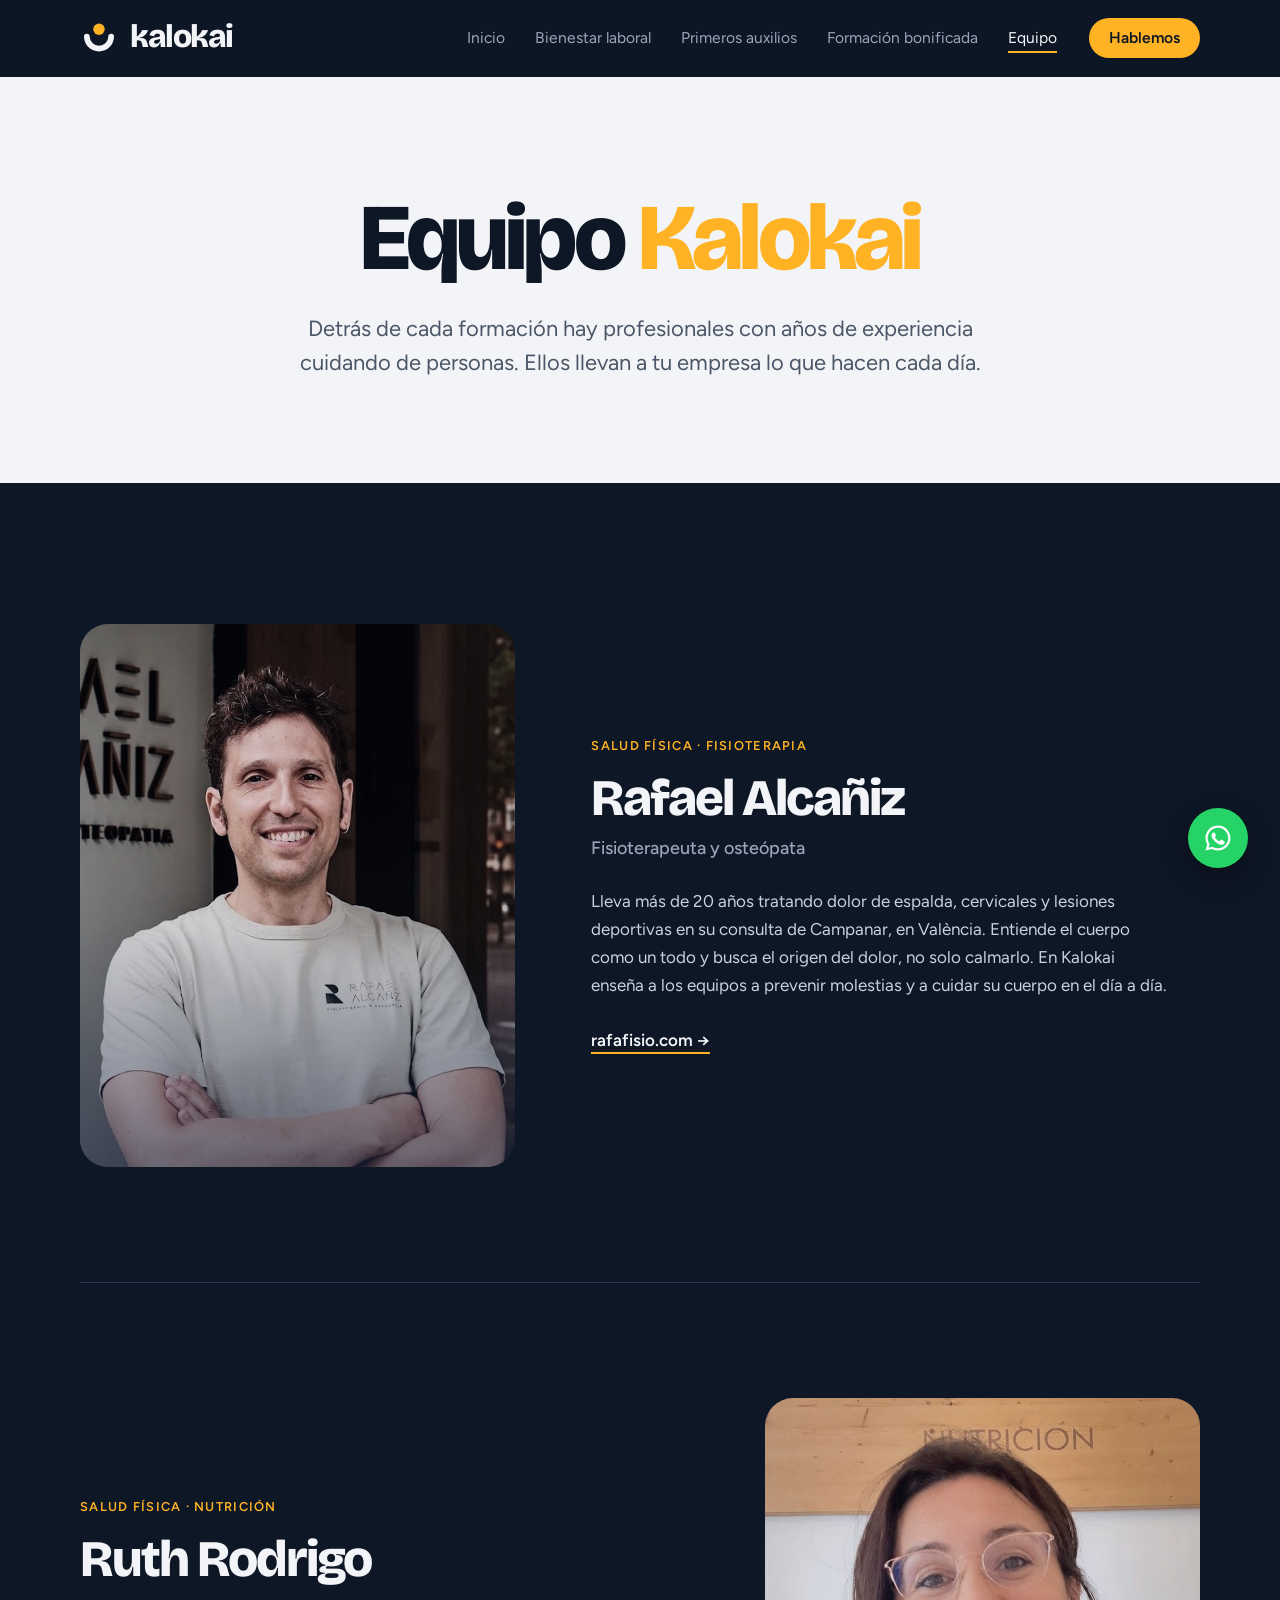
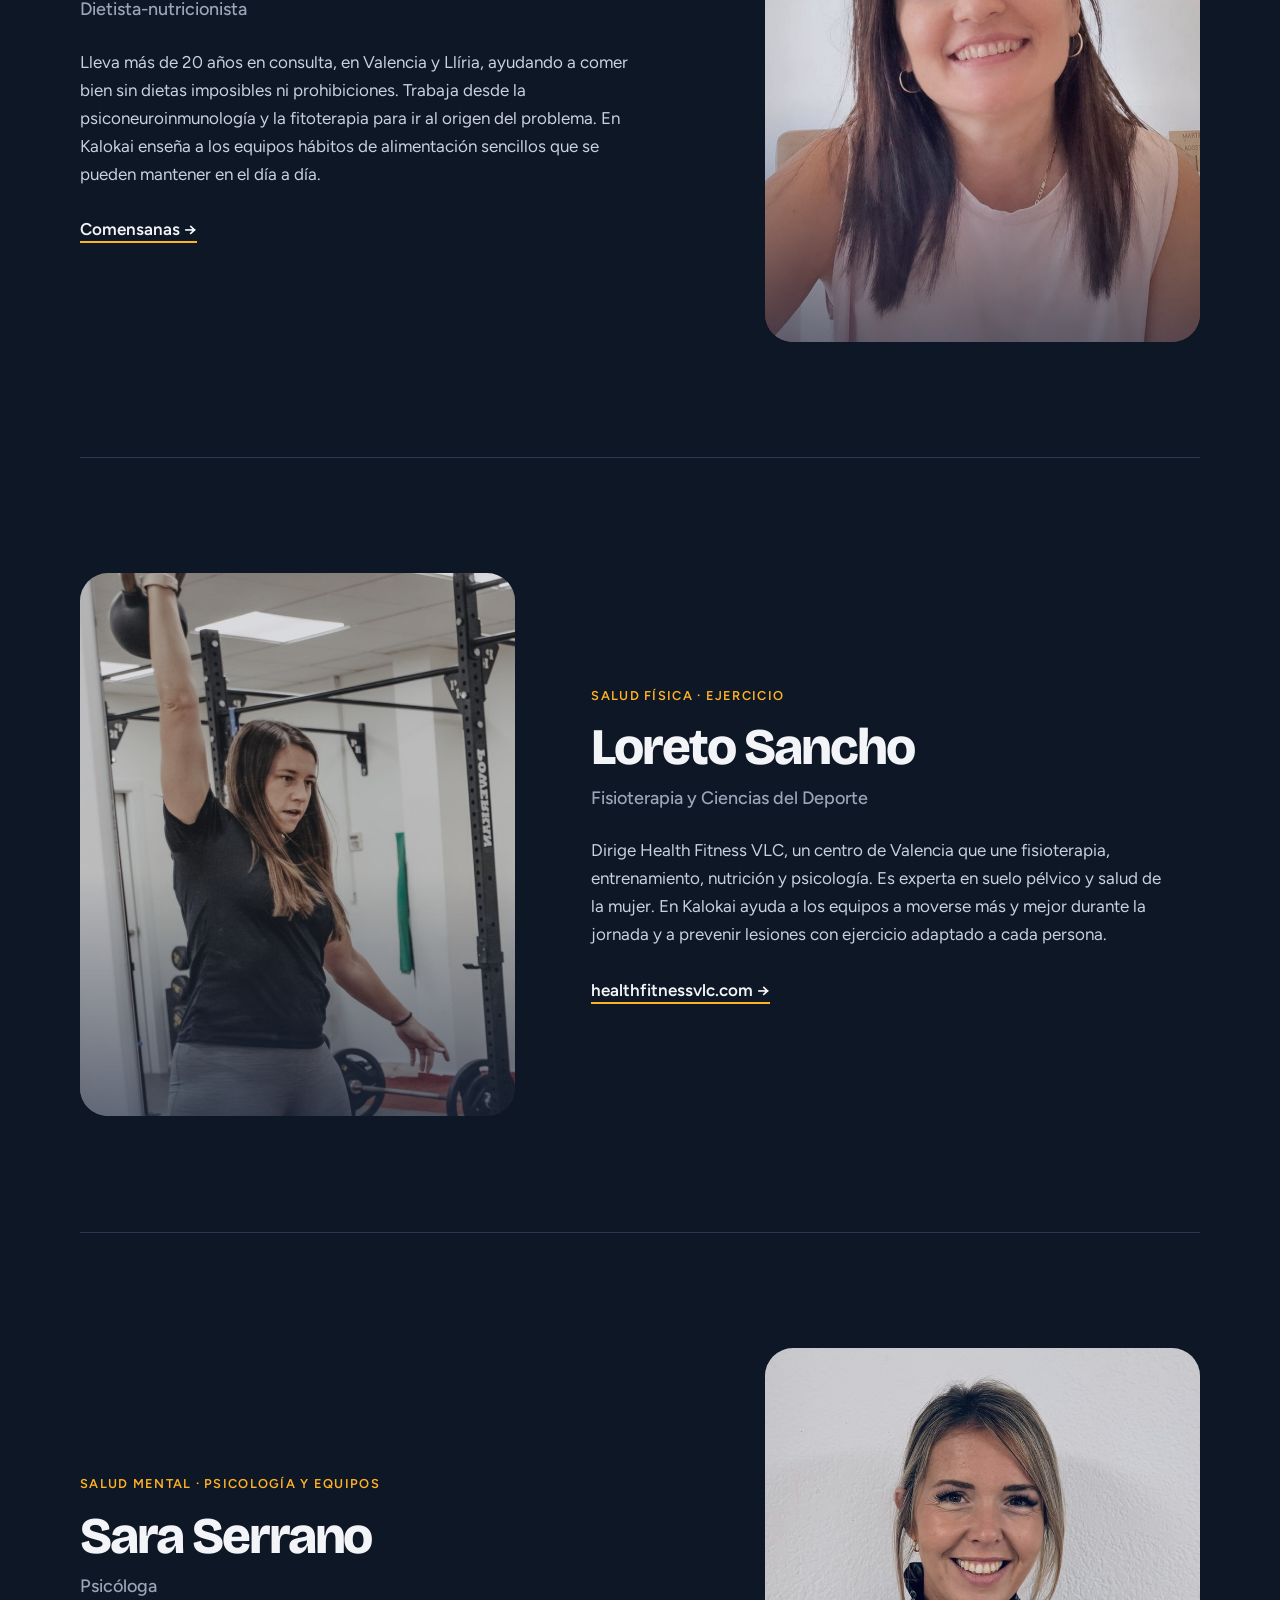
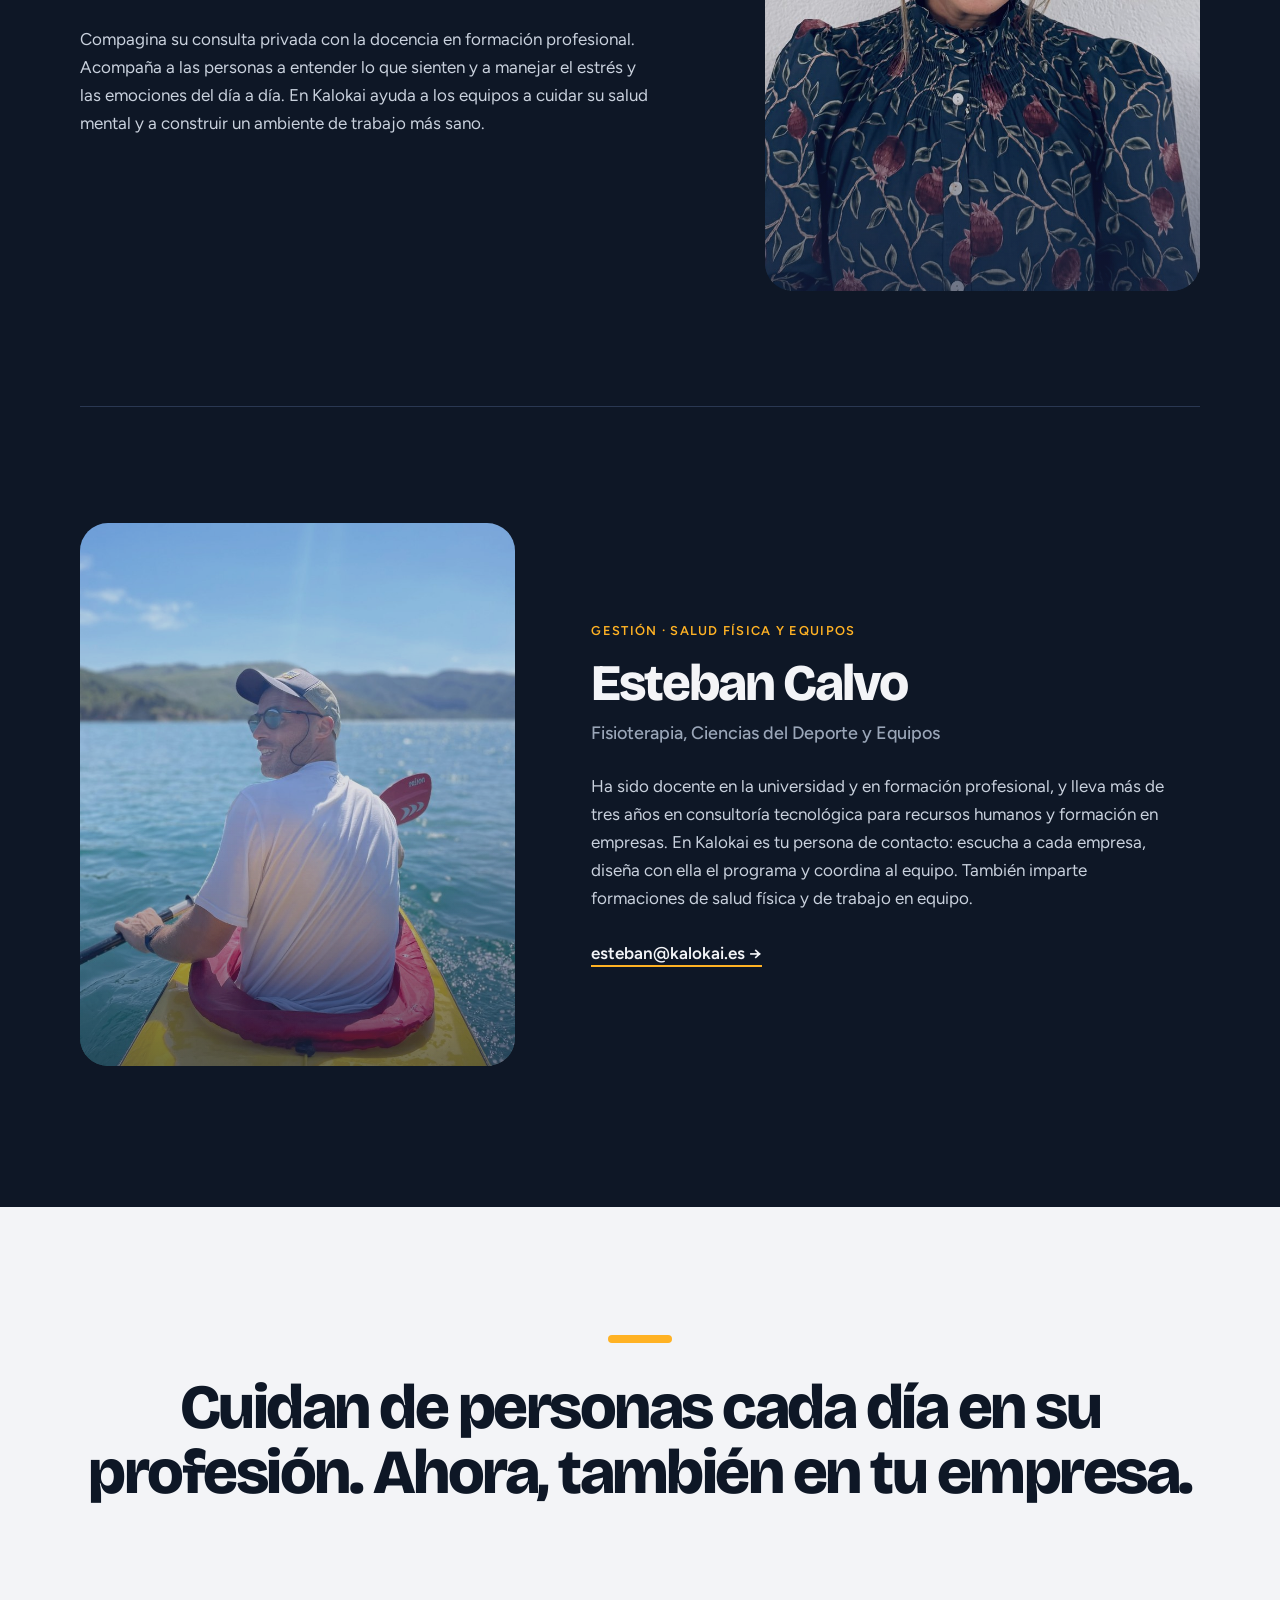
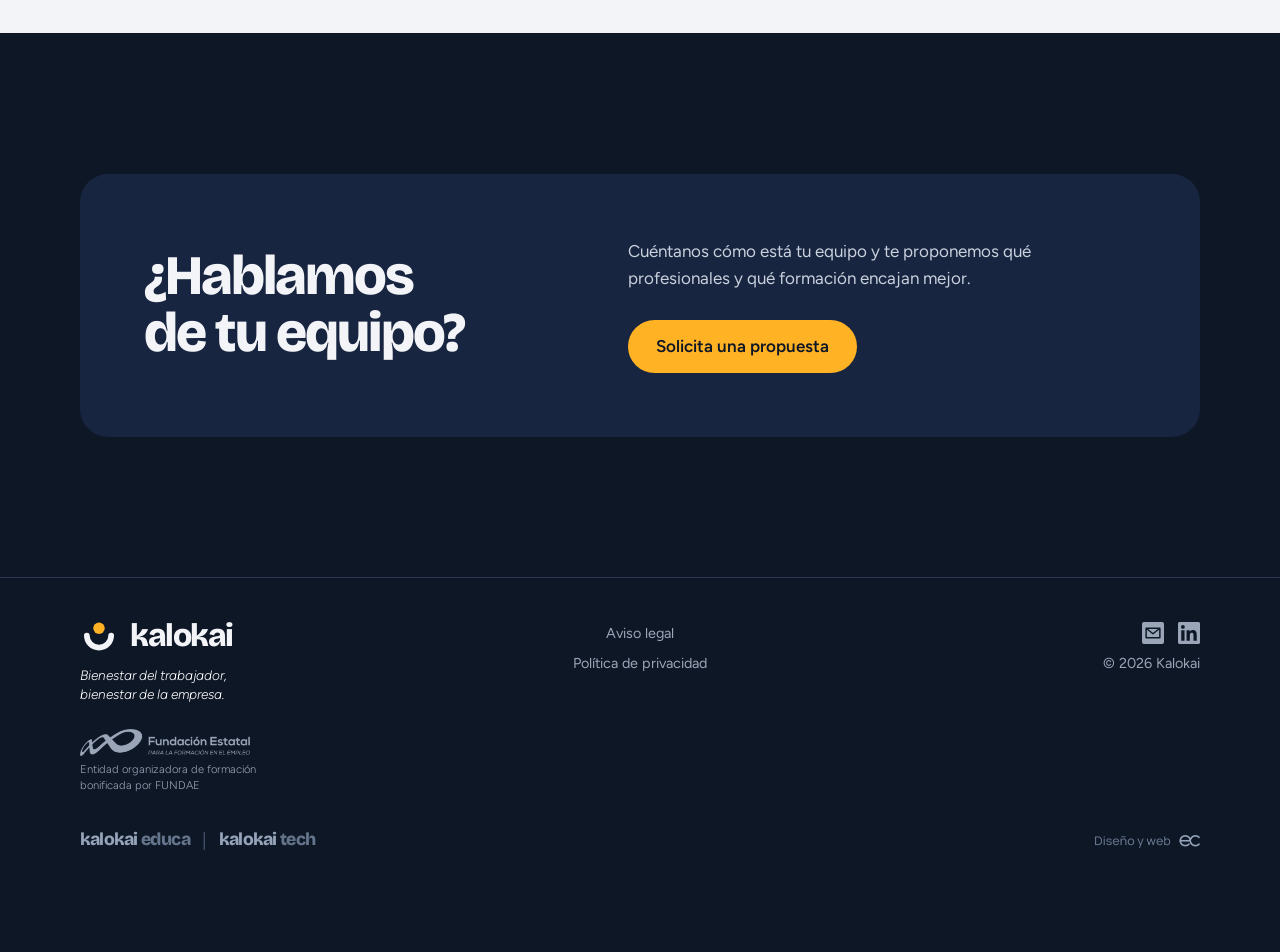
<file: equipo.html>
<!doctype html>
<html lang="es">
<head>
  <meta charset="utf-8">
  <meta name="viewport" content="width=device-width, initial-scale=1">
  <title>Equipo Kalokai · Kalokai</title>
  <meta name="description" content="Conoce a los profesionales de fisioterapia, deporte, nutrición y psicología que imparten las formaciones de Kalokai.">
  <meta name="theme-color" content="#0E1726">
  <link rel="icon" href="favicon.svg" type="image/svg+xml">
  <link rel="preconnect" href="https://fonts.googleapis.com">
  <link rel="preconnect" href="https://fonts.gstatic.com" crossorigin>
  <link href="https://fonts.googleapis.com/css2?family=Bricolage+Grotesque:opsz,wght@12..96,600;12..96,800&family=Figtree:ital,wght@0,400;0,500;0,600;1,300&display=swap" rel="stylesheet">
  <link rel="stylesheet" href="styles.css">
</head>
<body>
  <a class="skip" href="#contenido">Saltar al contenido</a>

  <header class="site-header">
    <div class="wrap header-inner">
      <a class="logo" href="index.html" aria-label="Kalokai, inicio">
        <svg class="logo-mark" viewBox="0 0 100 100" aria-hidden="true">
          <path d="M18 46 A32 32 0 0 0 82 46" class="logo-arc"></path>
          <circle cx="50" cy="27" r="15" class="logo-dot"></circle>
        </svg>
        <span class="logo-word">kalokai</span>
      </a>
      <nav aria-label="Principal">
        <ul class="nav">
          <li><a href="index.html">Inicio</a></li>
          <li><a href="bienestar-laboral.html">Bienestar laboral</a></li>
          <li><a href="primeros-auxilios.html">Primeros auxilios</a></li>
          <li><a href="formacion-bonificada.html">Formación bonificada</a></li>
          <li><a href="equipo.html" aria-current="page">Equipo</a></li>
        </ul>
      </nav>
      <a class="btn btn-small" href="#solicitud" data-solicitud>Hablemos</a>
    </div>
  </header>

  <main id="contenido">
    <section class="hero page-hero">
      <div class="wrap">
        <h1 class="display">Equipo <span class="amber">Kalokai</span></h1>
        <p class="lede">Detrás de cada formación hay profesionales con años de experiencia cuidando de personas. Ellos llevan a tu empresa lo que hacen cada día.</p>
      </div>
    </section>

    <section class="team team-filas" aria-label="Profesionales del equipo">
      <div class="wrap">
        <div class="team-list">
          <article class="member">
            <div class="member-media"><img class="member-photo" src="equipo/rafael-alcaniz.jpg" width="800" height="1000" alt="Rafael Alcañiz, sonriendo con los brazos cruzados frente a su consulta" loading="lazy"></div>
            <div class="member-body">
              <p class="member-area">Salud física · Fisioterapia</p>
              <h2 class="member-name">Rafael Alcañiz</h2>
              <p class="member-role">Fisioterapeuta y osteópata</p>
              <p class="member-bio">Lleva más de 20 años tratando dolor de espalda, cervicales y lesiones deportivas en su consulta de Campanar, en València. Entiende el cuerpo como un todo y busca el origen del dolor, no solo calmarlo. En Kalokai enseña a los equipos a prevenir molestias y a cuidar su cuerpo en el día a día.</p>
              <a class="member-link" href="https://www.rafafisio.com" target="_blank" rel="noopener">rafafisio.com <span aria-hidden="true">→</span></a>
            </div>
          </article>

          <article class="member">
            <div class="member-media"><img class="member-photo" src="equipo/ruth-rodrigo.jpg" width="800" height="1000" alt="Ruth Rodrigo, sonriendo en su consulta de Comensanas" loading="lazy"></div>
            <div class="member-body">
              <p class="member-area">Salud física · Nutrición</p>
              <h2 class="member-name">Ruth Rodrigo</h2>
              <p class="member-role">Dietista-nutricionista</p>
              <p class="member-bio">Lleva más de 20 años en consulta, en Valencia y Llíria, ayudando a comer bien sin dietas imposibles ni prohibiciones. Trabaja desde la psiconeuroinmunología y la fitoterapia para ir al origen del problema. En Kalokai enseña a los equipos hábitos de alimentación sencillos que se pueden mantener en el día a día.</p>
              <a class="member-link" href="https://estebancalvobayarri.github.io/Comensanas2/" target="_blank" rel="noopener">Comensanas <span aria-hidden="true">→</span></a>
            </div>
          </article>

          <article class="member">
            <div class="member-media"><img class="member-photo" src="equipo/loreto-sancho.jpg" width="800" height="1000" alt="Loreto Sancho haciendo un ejercicio con pesa rusa en su centro de entrenamiento" loading="lazy"></div>
            <div class="member-body">
              <p class="member-area">Salud física · Ejercicio</p>
              <h2 class="member-name">Loreto Sancho</h2>
              <p class="member-role">Fisioterapia y Ciencias del Deporte</p>
              <p class="member-bio">Dirige Health Fitness VLC, un centro de Valencia que une fisioterapia, entrenamiento, nutrición y psicología. Es experta en suelo pélvico y salud de la mujer. En Kalokai ayuda a los equipos a moverse más y mejor durante la jornada y a prevenir lesiones con ejercicio adaptado a cada persona.</p>
              <a class="member-link" href="https://www.healthfitnessvlc.com" target="_blank" rel="noopener">healthfitnessvlc.com <span aria-hidden="true">→</span></a>
            </div>
          </article>

          <article class="member">
            <div class="member-media"><img class="member-photo" src="equipo/sara-serrano.jpg" width="800" height="1000" alt="Sara Serrano, sonriendo frente a una pared blanca" loading="lazy"></div>
            <div class="member-body">
              <p class="member-area">Salud mental · Psicología y equipos</p>
              <h2 class="member-name">Sara Serrano</h2>
              <p class="member-role">Psicóloga</p>
              <p class="member-bio">Compagina su consulta privada con la docencia en formación profesional. Acompaña a las personas a entender lo que sienten y a manejar el estrés y las emociones del día a día. En Kalokai ayuda a los equipos a cuidar su salud mental y a construir un ambiente de trabajo más sano.</p>
            </div>
          </article>

          <article class="member">
            <div class="member-media"><img class="member-photo" src="equipo/esteban-calvo.jpg" width="800" height="1000" alt="Esteban Calvo, sonriendo mientras rema en kayak" loading="lazy"></div>
            <div class="member-body">
              <p class="member-area">Gestión · Salud física y equipos</p>
              <h2 class="member-name">Esteban Calvo</h2>
              <p class="member-role">Fisioterapia, Ciencias del Deporte y Equipos</p>
              <p class="member-bio">Ha sido docente en la universidad y en formación profesional, y lleva más de tres años en consultoría tecnológica para recursos humanos y formación en empresas. En Kalokai es tu persona de contacto: escucha a cada empresa, diseña con ella el programa y coordina al equipo. También imparte formaciones de salud física y de trabajo en equipo.</p>
              <a class="member-link" href="mailto:esteban@kalokai.es">esteban@kalokai.es <span aria-hidden="true">→</span></a>
            </div>
          </article>
        </div>
      </div>
    </section>

    <section class="statement" aria-label="Lo que nos une">
      <div class="wrap statement-inner">
        <span class="bar" aria-hidden="true"></span>
        <p>Cuidan de personas cada día en su profesión. Ahora, también en tu empresa.</p>
      </div>
    </section>

    <section class="contact" aria-labelledby="cta-title">
      <div class="wrap contact-card cta-card">
        <h2 id="cta-title" class="h2">¿Hablamos de tu equipo?</h2>
        <div>
          <p>Cuéntanos cómo está tu equipo y te proponemos qué profesionales y qué formación encajan mejor.</p>
          <div class="actions">
            <a class="btn" href="#solicitud" data-solicitud>Solicita una propuesta</a>
          </div>
        </div>
      </div>
    </section>
  </main>

  <footer class="site-footer">
    <div class="wrap footer-inner">
      <div class="footer-brand">
        <a class="logo" href="index.html" aria-label="Kalokai, inicio">
          <svg class="logo-mark" viewBox="0 0 100 100" aria-hidden="true">
            <path d="M18 46 A32 32 0 0 0 82 46" class="logo-arc"></path>
            <circle cx="50" cy="27" r="15" class="logo-dot"></circle>
          </svg>
          <span class="logo-word">kalokai</span>
        </a>
        <p class="footer-claim">Bienestar del trabajador,<br>bienestar de la empresa.</p>
        <div class="footer-fundae">
          <img src="fundae-logo.png" width="1200" height="197" alt="FUNDAE">
          <p>Entidad organizadora de formación bonificada por FUNDAE</p>
        </div>
        <div class="footer-family" aria-label="Otras líneas de Kalokai">
          <span class="family-word">kalokai<span class="family-sub family-educa">educa</span></span>
          <span class="family-sep" aria-hidden="true">|</span>
          <span class="family-word">kalokai<span class="family-sub family-tech">tech</span></span>
        </div>
      </div>
      <div class="footer-links">
        <a class="footer-link" href="aviso-legal.html">Aviso legal</a>
        <a class="footer-link" href="privacidad.html">Política de privacidad</a>
      </div>
      <div class="footer-contact">
        <div class="footer-social">
          <a class="footer-icon footer-mail-icon" href="mailto:hola@kalokai.es" aria-label="Escríbenos a hola@kalokai.es" title="hola@kalokai.es">
            <svg viewBox="0 0 24 24" aria-hidden="true"><rect width="24" height="24" rx="2.2"/><path class="cut" d="M4.5 6.8h15v10.4h-15zM5.2 7.4l6.8 5.4 6.8-5.4"/></svg>
          </a>
          <a class="footer-icon footer-linkedin" href="https://www.linkedin.com/company/kalokai/" target="_blank" rel="noopener" aria-label="Kalokai en LinkedIn">
            <svg viewBox="0 0 24 24" aria-hidden="true"><path d="M20.45 20.45h-3.56v-5.57c0-1.33-.02-3.04-1.85-3.04-1.85 0-2.14 1.45-2.14 2.94v5.67H9.35V9h3.41v1.56h.05c.48-.9 1.64-1.85 3.37-1.85 3.6 0 4.27 2.37 4.27 5.46v6.28ZM5.34 7.43a2.06 2.06 0 1 1 0-4.13 2.06 2.06 0 0 1 0 4.13ZM7.12 20.45H3.56V9h3.56v11.45ZM22.22 0H1.77C.79 0 0 .77 0 1.73v20.54C0 23.23.79 24 1.77 24h20.45c.98 0 1.78-.77 1.78-1.73V1.73C24 .77 23.2 0 22.22 0Z"/></svg>
          </a>
        </div>
        <p class="small">© 2026 Kalokai</p>
        <a class="footer-credit" href="https://ecwebdesign.es" target="_blank" rel="noopener" aria-label="Diseño y web: EC Web Design"><img src="credito-diseno-web.png" width="405" height="52" alt=""></a>
      </div>
    </div>
  </footer>

  <a class="wa-float" href="https://wa.me/34711229286?text=Hola%20Kalokai%2C%20me%20gustar%C3%ADa%20recibir%20informaci%C3%B3n." target="_blank" rel="noopener" aria-label="Escríbenos por WhatsApp">
    <svg viewBox="0 0 24 24" aria-hidden="true"><path d="M12 2a10 10 0 0 0-8.6 15.1L2 22l5-1.3A10 10 0 1 0 12 2Zm0 18.2a8.2 8.2 0 0 1-4.2-1.1l-.3-.2-3 .8.8-2.9-.2-.3A8.2 8.2 0 1 1 12 20.2Zm4.5-6.1c-.2-.1-1.5-.7-1.7-.8-.2-.1-.4-.1-.6.1l-.8 1c-.1.2-.3.2-.5.1a6.7 6.7 0 0 1-3.3-2.9c-.3-.4.3-.4.7-1.4.1-.2 0-.3 0-.4l-.8-1.8c-.2-.5-.4-.4-.6-.4h-.5a1 1 0 0 0-.7.3 3 3 0 0 0-.9 2.2 5.2 5.2 0 0 0 1.1 2.7 11.8 11.8 0 0 0 4.5 4c1.7.7 2.3.8 3.1.6.5-.1 1.5-.6 1.7-1.2.2-.6.2-1.1.2-1.2-.1-.1-.2-.2-.5-.3Z"/></svg>
  </a>

  <script src="script.js"></script>
</body>
</html>
</file>
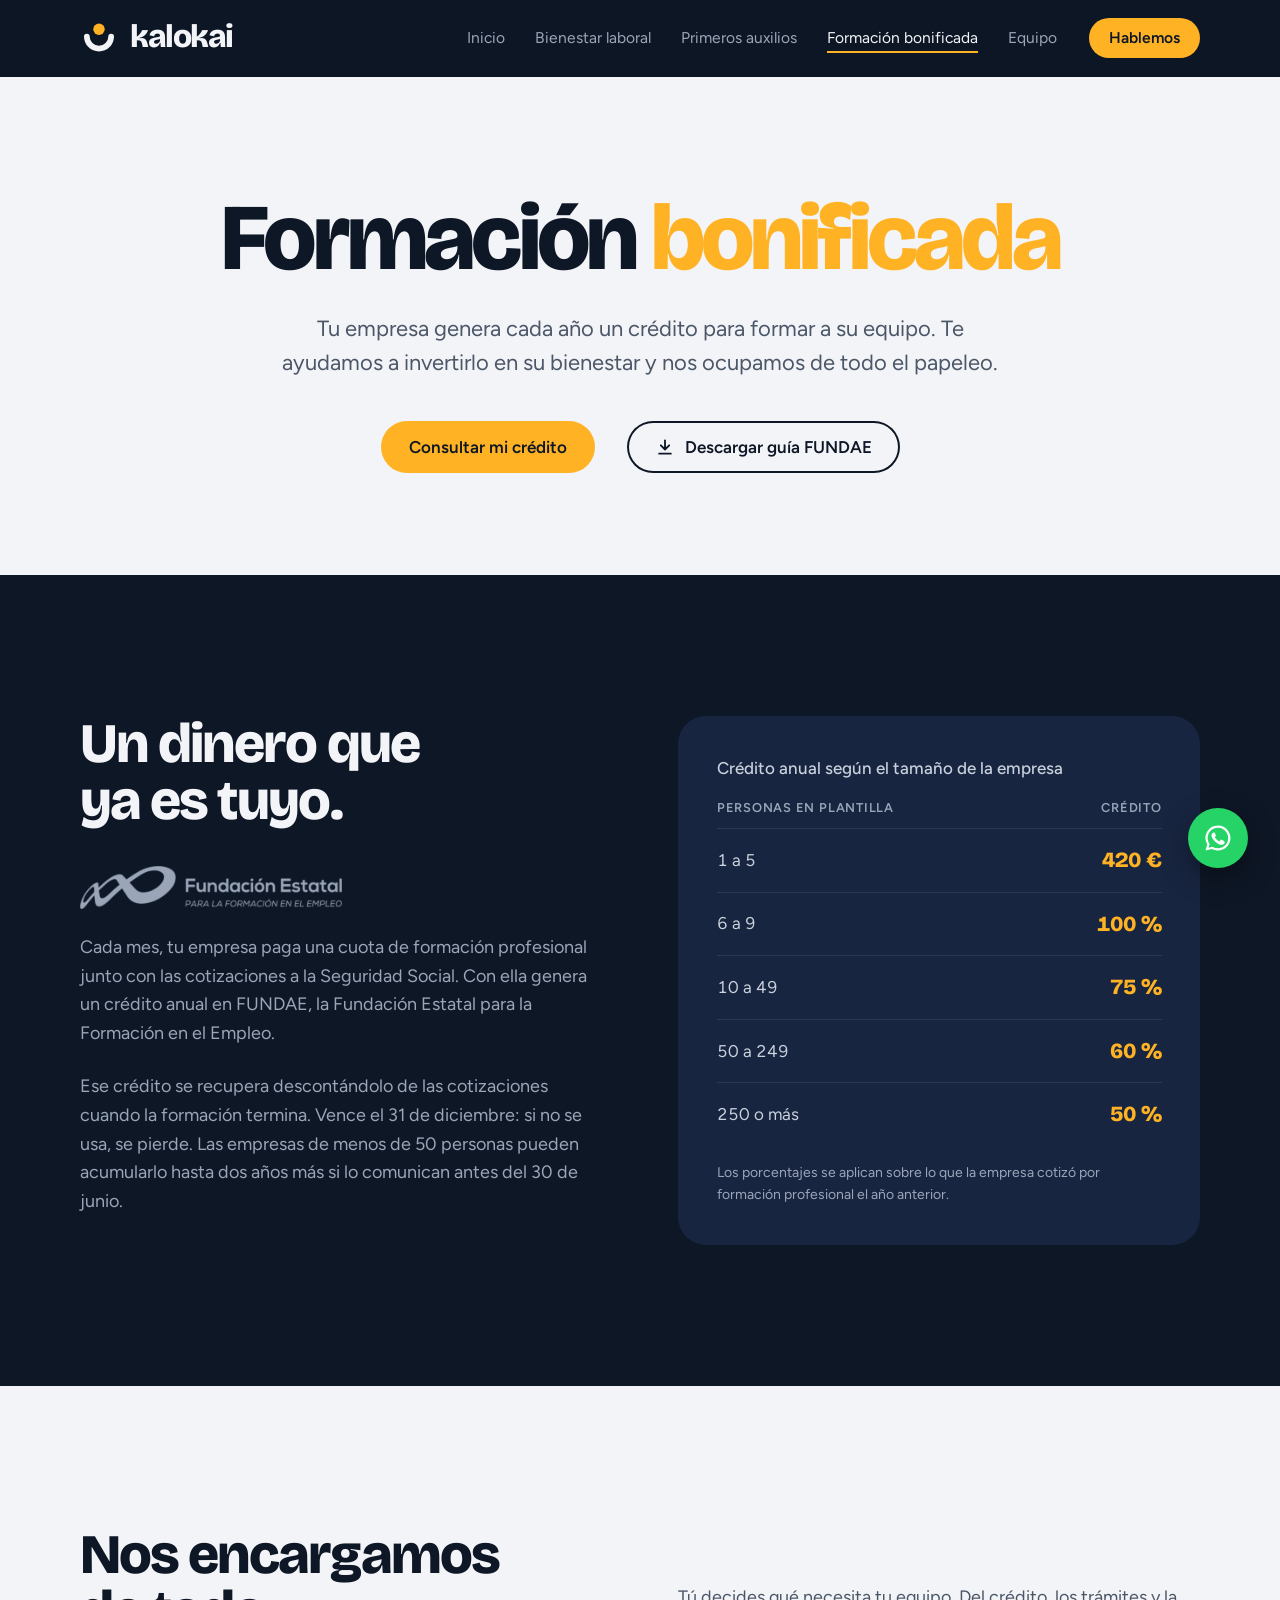
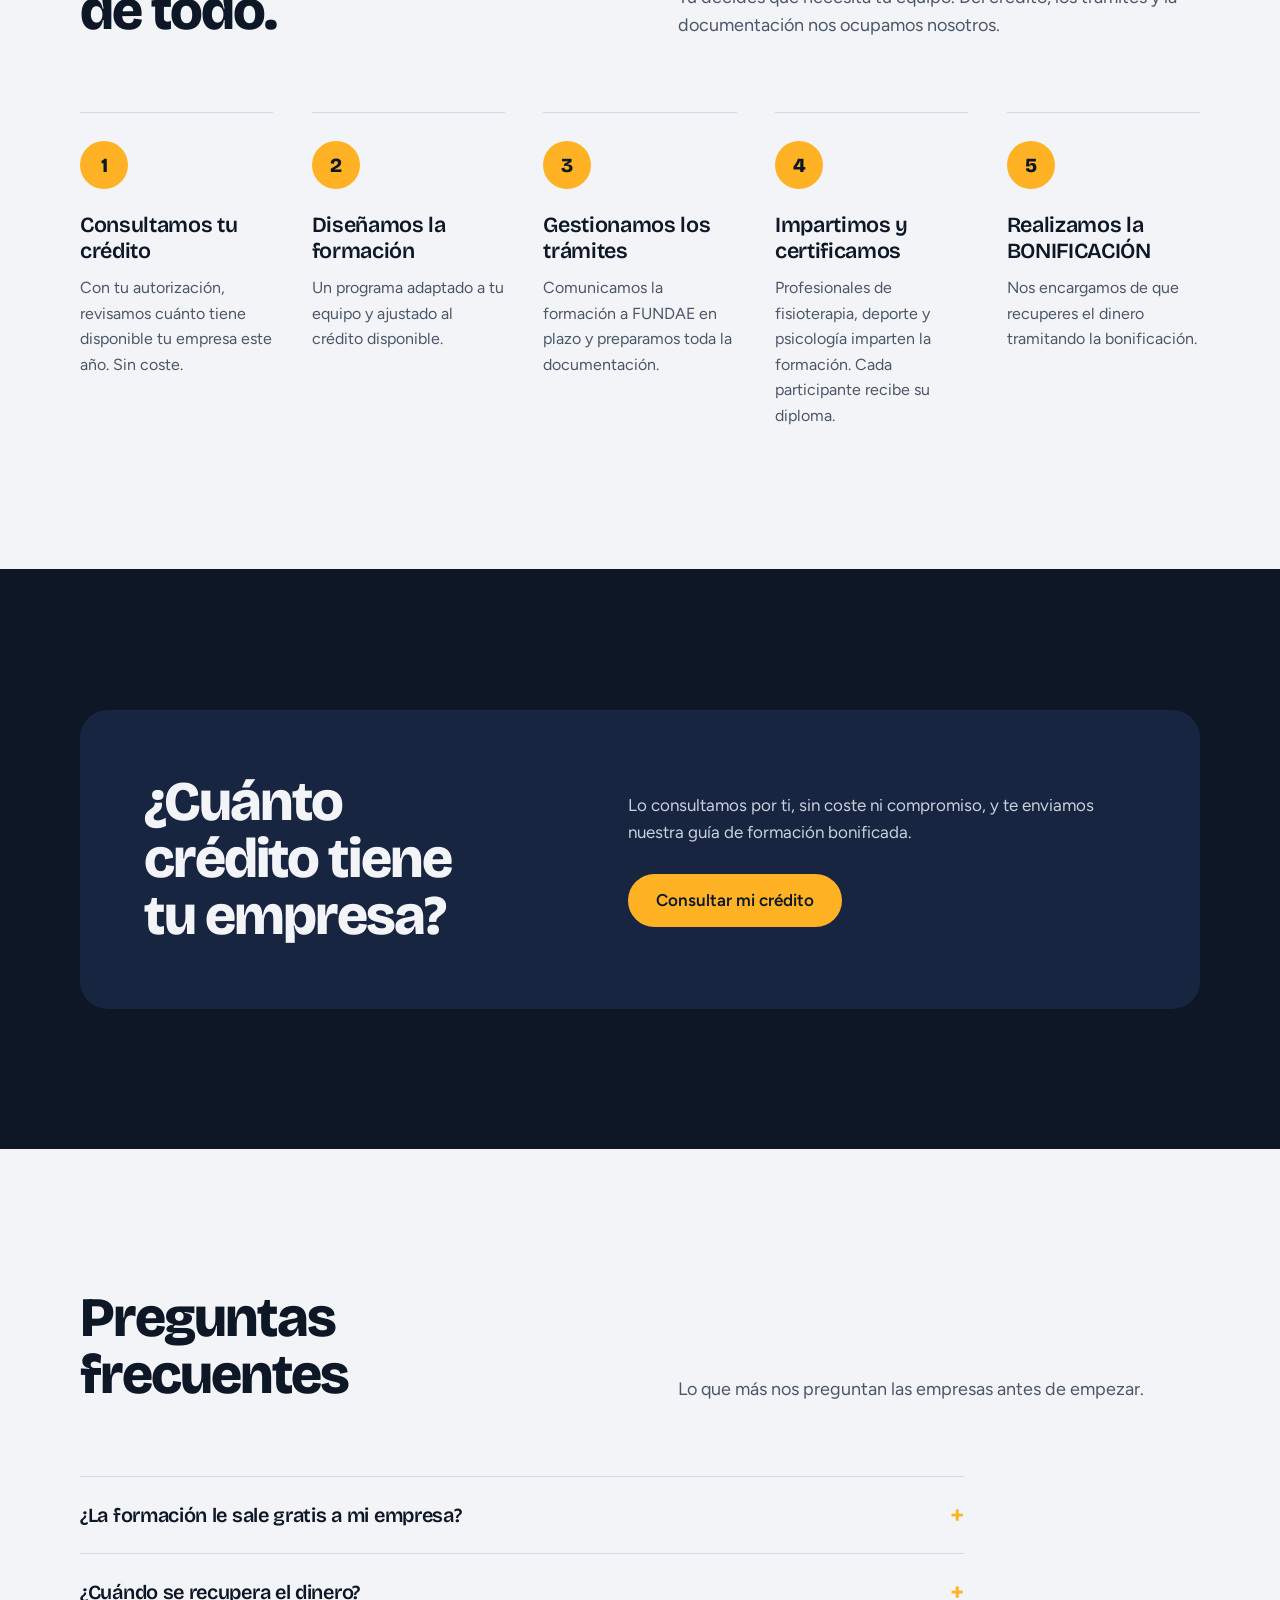
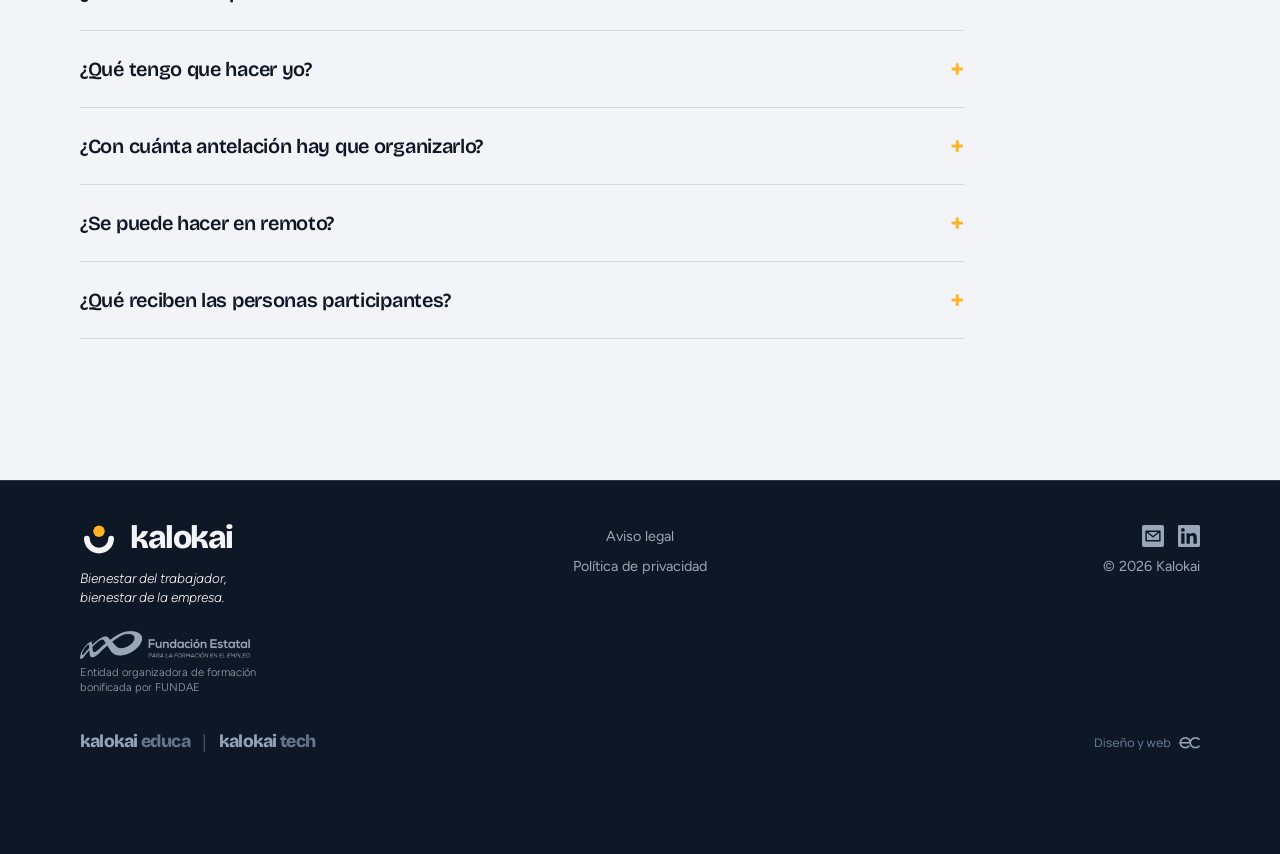
<file: formacion-bonificada.html>
<!doctype html>
<html lang="es">
<head>
  <meta charset="utf-8">
  <meta name="viewport" content="width=device-width, initial-scale=1">
  <title>Formación bonificada por FUNDAE · Kalokai</title>
  <meta name="description" content="Todas las formaciones de Kalokai son bonificables por FUNDAE. Consultamos gratis el crédito de tu empresa y nos ocupamos de todos los trámites.">
  <meta name="theme-color" content="#0E1726">
  <link rel="icon" href="favicon.svg" type="image/svg+xml">
  <link rel="preconnect" href="https://fonts.googleapis.com">
  <link rel="preconnect" href="https://fonts.gstatic.com" crossorigin>
  <link href="https://fonts.googleapis.com/css2?family=Bricolage+Grotesque:opsz,wght@12..96,600;12..96,800&family=Figtree:ital,wght@0,400;0,500;0,600;1,300&display=swap" rel="stylesheet">
  <link rel="stylesheet" href="styles.css">
</head>
<body>
  <a class="skip" href="#contenido">Saltar al contenido</a>

  <header class="site-header">
    <div class="wrap header-inner">
      <a class="logo" href="index.html" aria-label="Kalokai, inicio">
        <svg class="logo-mark" viewBox="0 0 100 100" aria-hidden="true">
          <path d="M18 46 A32 32 0 0 0 82 46" class="logo-arc"></path>
          <circle cx="50" cy="27" r="15" class="logo-dot"></circle>
        </svg>
        <span class="logo-word">kalokai</span>
      </a>
      <nav aria-label="Principal">
        <ul class="nav">
          <li><a href="index.html">Inicio</a></li>
          <li><a href="bienestar-laboral.html">Bienestar laboral</a></li>
          <li><a href="primeros-auxilios.html">Primeros auxilios</a></li>
          <li><a href="formacion-bonificada.html" aria-current="page">Formación bonificada</a></li>
          <li><a href="equipo.html">Equipo</a></li>
        </ul>
      </nav>
      <a class="btn btn-small" href="#solicitud" data-solicitud>Hablemos</a>
    </div>
  </header>

  <main id="contenido">
    <section class="hero page-hero">
      <div class="wrap">
        <h1 class="display">Formación <span class="amber">bonificada</span></h1>
        <p class="lede">Tu empresa genera cada año un crédito para formar a su equipo. Te ayudamos a invertirlo en su bienestar y nos ocupamos de todo el papeleo.</p>
        <div class="actions">
          <a class="btn" href="#solicitud-credito" data-solicitud="credito">Consultar mi crédito</a>
          <a class="btn btn-secondary" href="#guia" data-guia><svg class="btn-icon" viewBox="0 0 24 24" aria-hidden="true"><path d="M12 4v11M7 10l5 5 5-5M5 20h14"/></svg>Descargar guía FUNDAE</a>
        </div>
      </div>
    </section>

    <section class="approach" aria-labelledby="credit-title">
      <div class="wrap split">
        <div>
          <h2 id="credit-title" class="h2">Un dinero que ya es tuyo.</h2>
          <img class="fundae-logo" src="fundae-logo.png" width="1200" height="197" alt="FUNDAE, Fundación Estatal para la Formación en el Empleo" loading="lazy">
          <p class="split-text">Cada mes, tu empresa paga una cuota de formación profesional junto con las cotizaciones a la Seguridad Social. Con ella genera un crédito anual en FUNDAE, la Fundación Estatal para la Formación en el Empleo.</p>
          <p class="split-text">Ese crédito se recupera descontándolo de las cotizaciones cuando la formación termina. Vence el 31 de diciembre: si no se usa, se pierde. Las empresas de menos de 50 personas pueden acumularlo hasta dos años más si lo comunican antes del 30 de junio.</p>
        </div>
        <div class="credit-card">
          <p class="credit-label">Crédito anual según el tamaño de la empresa</p>
          <table class="credit-table">
            <thead><tr><th scope="col">Personas en plantilla</th><th scope="col">Crédito</th></tr></thead>
            <tbody>
              <tr><td>1 a 5</td><td>420 €</td></tr>
              <tr><td>6 a 9</td><td>100 %</td></tr>
              <tr><td>10 a 49</td><td>75 %</td></tr>
              <tr><td>50 a 249</td><td>60 %</td></tr>
              <tr><td>250 o más</td><td>50 %</td></tr>
            </tbody>
          </table>
          <p class="credit-note">Los porcentajes se aplican sobre lo que la empresa cotizó por formación profesional el año anterior.</p>
        </div>
      </div>
    </section>

    <section id="como" class="method" aria-labelledby="steps-title">
      <div class="wrap">
        <div class="section-head">
          <h2 id="steps-title" class="h2">Nos encargamos de todo.</h2>
          <p class="intro">Tú decides qué necesita tu equipo. Del crédito, los trámites y la documentación nos ocupamos nosotros.</p>
        </div>
        <ol class="steps steps-5">
          <li>
            <h3>Consultamos tu crédito</h3>
            <p>Con tu autorización, revisamos cuánto tiene disponible tu empresa este año. Sin coste.</p>
          </li>
          <li>
            <h3>Diseñamos la formación</h3>
            <p>Un programa adaptado a tu equipo y ajustado al crédito disponible.</p>
          </li>
          <li>
            <h3>Gestionamos los trámites</h3>
            <p>Comunicamos la formación a FUNDAE en plazo y preparamos toda la documentación.</p>
          </li>
          <li>
            <h3>Impartimos y certificamos</h3>
            <p>Profesionales de fisioterapia, deporte y psicología imparten la formación. Cada participante recibe su diploma.</p>
          </li>
          <li>
            <h3>Realizamos la BONIFICACIÓN</h3>
            <p>Nos encargamos de que recuperes el dinero tramitando la bonificación.</p>
          </li>
        </ol>
      </div>
    </section>

    <section class="contact" aria-labelledby="cta-title">
      <div class="wrap contact-card cta-card">
        <h2 id="cta-title" class="h2">¿Cuánto crédito tiene tu empresa?</h2>
        <div>
          <p>Lo consultamos por ti, sin coste ni compromiso, y te enviamos nuestra guía de formación bonificada.</p>
          <div class="actions">
            <a class="btn" href="#solicitud-credito" data-solicitud="credito">Consultar mi crédito</a>
          </div>
        </div>
      </div>
    </section>

    <section class="approach faq-section" aria-labelledby="faq-title">
      <div class="wrap">
        <div class="section-head">
          <h2 id="faq-title" class="h2">Preguntas frecuentes</h2>
          <p class="intro">Lo que más nos preguntan las empresas antes de empezar.</p>
        </div>
        <div class="faq">
          <details>
            <summary>¿La formación le sale gratis a mi empresa?</summary>
            <p>Depende del tamaño. Las empresas de 1 a 5 personas pueden cubrir la formación con su crédito, hasta 420 € al año. A partir de 6 personas, la normativa pide que la empresa asuma una parte del coste, en la que cuentan también las horas que su equipo dedica a formarse dentro de la jornada. Antes de empezar te lo explicamos con números.</p>
          </details>
          <details>
            <summary>¿Cuándo se recupera el dinero?</summary>
            <p>La empresa paga la formación y, una vez terminada, aplica la bonificación descontándola de sus cotizaciones a la Seguridad Social. Te indicamos el importe exacto que puedes bonificar.</p>
          </details>
          <details>
            <summary>¿Qué tengo que hacer yo?</summary>
            <p>Autorizarnos a gestionar la formación en nombre de tu empresa y facilitarnos los datos de las personas participantes. Las comunicaciones con FUNDAE, el control de asistencia, los diplomas y la documentación corren de nuestra cuenta.</p>
          </details>
          <details>
            <summary>¿Con cuánta antelación hay que organizarlo?</summary>
            <p>La formación debe comunicarse a FUNDAE al menos dos días naturales antes de empezar. Aun así, recomendamos hablarlo con unas semanas de margen para diseñarla bien.</p>
          </details>
          <details>
            <summary>¿Se puede hacer en remoto?</summary>
            <p>Sí. Trabajamos en formato presencial, en remoto o mixto, según lo que mejor encaje con tu equipo.</p>
          </details>
          <details>
            <summary>¿Qué reciben las personas participantes?</summary>
            <p>Cada participante recibe un diploma acreditativo. Además, evaluamos la formación al terminar y de nuevo a los tres meses.</p>
          </details>
        </div>
      </div>
    </section>
  </main>

  <footer class="site-footer">
    <div class="wrap footer-inner">
      <div class="footer-brand">
        <a class="logo" href="index.html" aria-label="Kalokai, inicio">
          <svg class="logo-mark" viewBox="0 0 100 100" aria-hidden="true">
            <path d="M18 46 A32 32 0 0 0 82 46" class="logo-arc"></path>
            <circle cx="50" cy="27" r="15" class="logo-dot"></circle>
          </svg>
          <span class="logo-word">kalokai</span>
        </a>
        <p class="footer-claim">Bienestar del trabajador,<br>bienestar de la empresa.</p>
        <div class="footer-fundae">
          <img src="fundae-logo.png" width="1200" height="197" alt="FUNDAE">
          <p>Entidad organizadora de formación bonificada por FUNDAE</p>
        </div>
        <div class="footer-family" aria-label="Otras líneas de Kalokai">
          <span class="family-word">kalokai<span class="family-sub family-educa">educa</span></span>
          <span class="family-sep" aria-hidden="true">|</span>
          <span class="family-word">kalokai<span class="family-sub family-tech">tech</span></span>
        </div>
      </div>
      <div class="footer-links">
        <a class="footer-link" href="aviso-legal.html">Aviso legal</a>
        <a class="footer-link" href="privacidad.html">Política de privacidad</a>
      </div>
      <div class="footer-contact">
        <div class="footer-social">
          <a class="footer-icon footer-mail-icon" href="mailto:hola@kalokai.es" aria-label="Escríbenos a hola@kalokai.es" title="hola@kalokai.es">
            <svg viewBox="0 0 24 24" aria-hidden="true"><rect width="24" height="24" rx="2.2"/><path class="cut" d="M4.5 6.8h15v10.4h-15zM5.2 7.4l6.8 5.4 6.8-5.4"/></svg>
          </a>
          <a class="footer-icon footer-linkedin" href="https://www.linkedin.com/company/kalokai/" target="_blank" rel="noopener" aria-label="Kalokai en LinkedIn">
            <svg viewBox="0 0 24 24" aria-hidden="true"><path d="M20.45 20.45h-3.56v-5.57c0-1.33-.02-3.04-1.85-3.04-1.85 0-2.14 1.45-2.14 2.94v5.67H9.35V9h3.41v1.56h.05c.48-.9 1.64-1.85 3.37-1.85 3.6 0 4.27 2.37 4.27 5.46v6.28ZM5.34 7.43a2.06 2.06 0 1 1 0-4.13 2.06 2.06 0 0 1 0 4.13ZM7.12 20.45H3.56V9h3.56v11.45ZM22.22 0H1.77C.79 0 0 .77 0 1.73v20.54C0 23.23.79 24 1.77 24h20.45c.98 0 1.78-.77 1.78-1.73V1.73C24 .77 23.2 0 22.22 0Z"/></svg>
          </a>
        </div>
        <p class="small">© 2026 Kalokai</p>
        <a class="footer-credit" href="https://ecwebdesign.es" target="_blank" rel="noopener" aria-label="Diseño y web: EC Web Design"><img src="credito-diseno-web.png" width="405" height="52" alt=""></a>
      </div>
    </div>
  </footer>

  <a class="wa-float" href="https://wa.me/34711229286?text=Hola%20Kalokai%2C%20quiero%20saber%20m%C3%A1s%20sobre%20la%20formaci%C3%B3n%20bonificada." target="_blank" rel="noopener" aria-label="Escríbenos por WhatsApp">
    <svg viewBox="0 0 24 24" aria-hidden="true"><path d="M12 2a10 10 0 0 0-8.6 15.1L2 22l5-1.3A10 10 0 1 0 12 2Zm0 18.2a8.2 8.2 0 0 1-4.2-1.1l-.3-.2-3 .8.8-2.9-.2-.3A8.2 8.2 0 1 1 12 20.2Zm4.5-6.1c-.2-.1-1.5-.7-1.7-.8-.2-.1-.4-.1-.6.1l-.8 1c-.1.2-.3.2-.5.1a6.7 6.7 0 0 1-3.3-2.9c-.3-.4.3-.4.7-1.4.1-.2 0-.3 0-.4l-.8-1.8c-.2-.5-.4-.4-.6-.4h-.5a1 1 0 0 0-.7.3 3 3 0 0 0-.9 2.2 5.2 5.2 0 0 0 1.1 2.7 11.8 11.8 0 0 0 4.5 4c1.7.7 2.3.8 3.1.6.5-.1 1.5-.6 1.7-1.2.2-.6.2-1.1.2-1.2-.1-.1-.2-.2-.5-.3Z"/></svg>
  </a>

  <script src="script.js"></script>
</body>
</html>
</file>
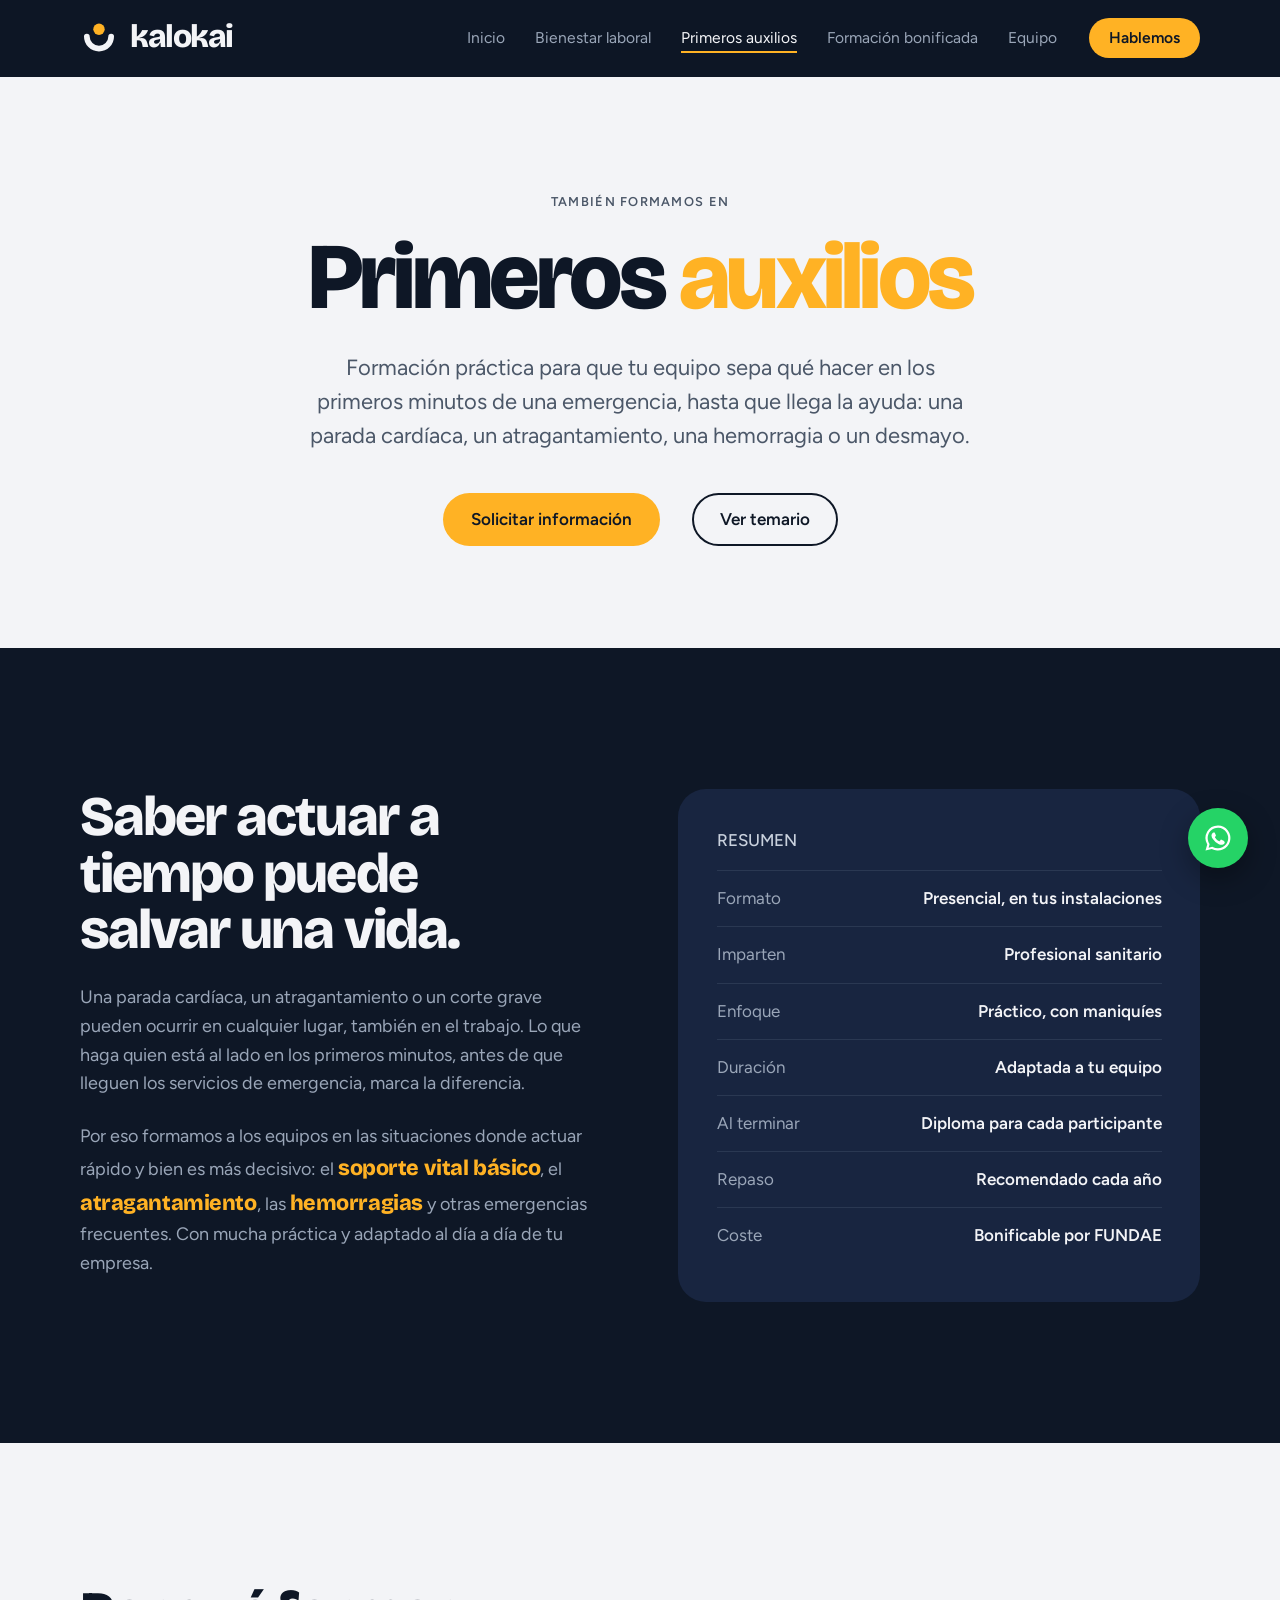
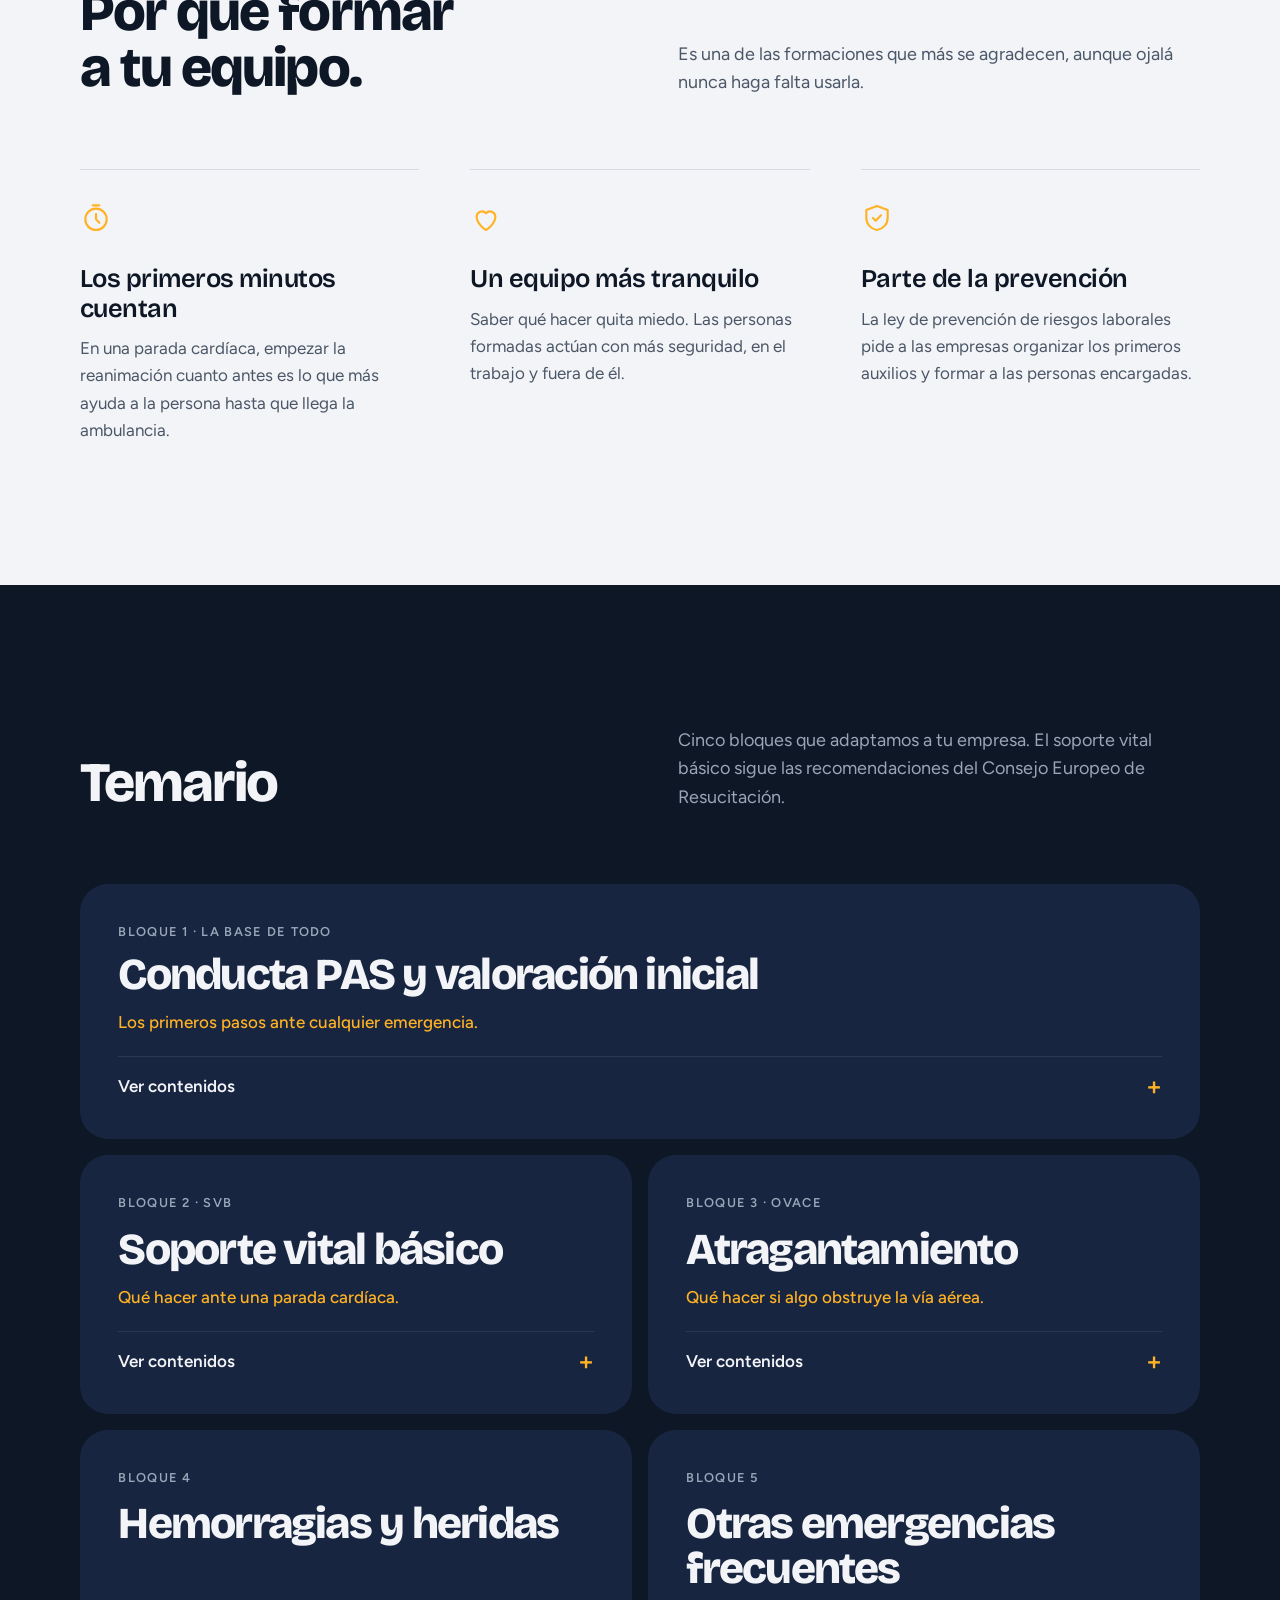
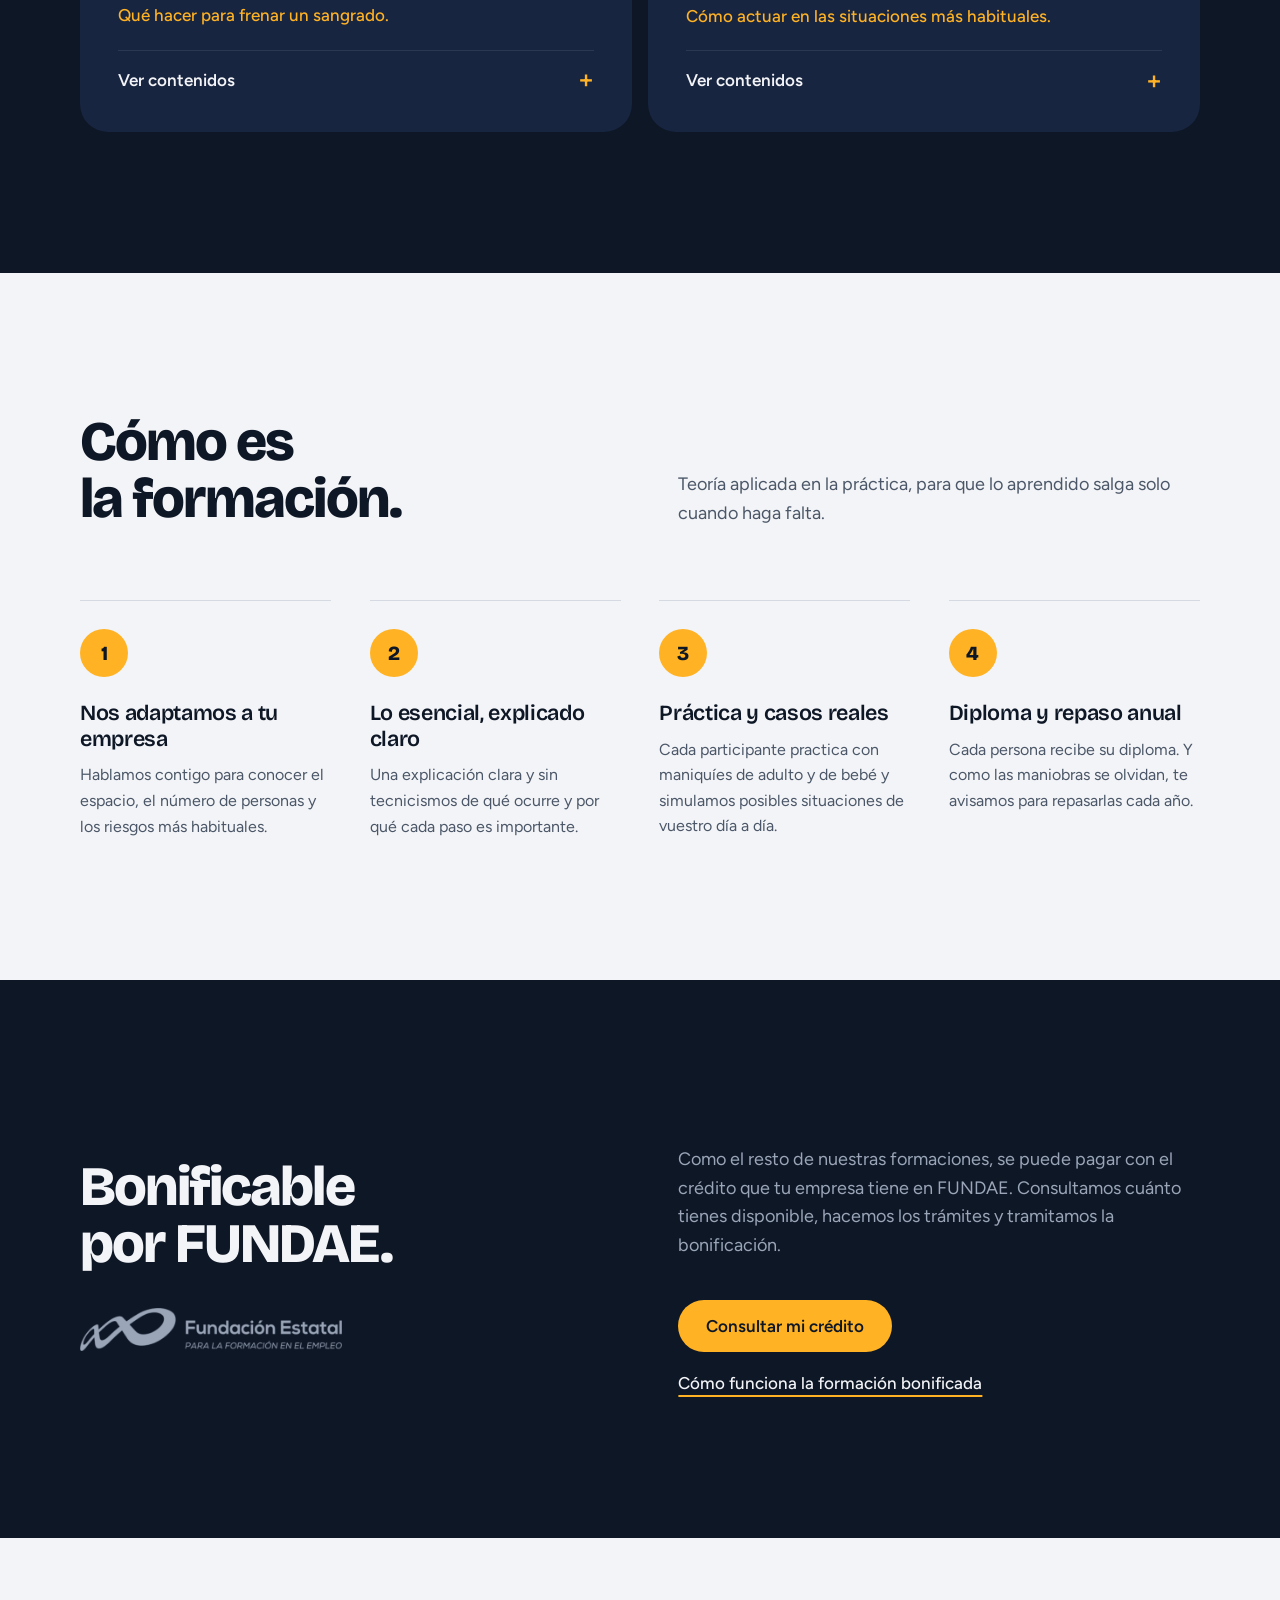
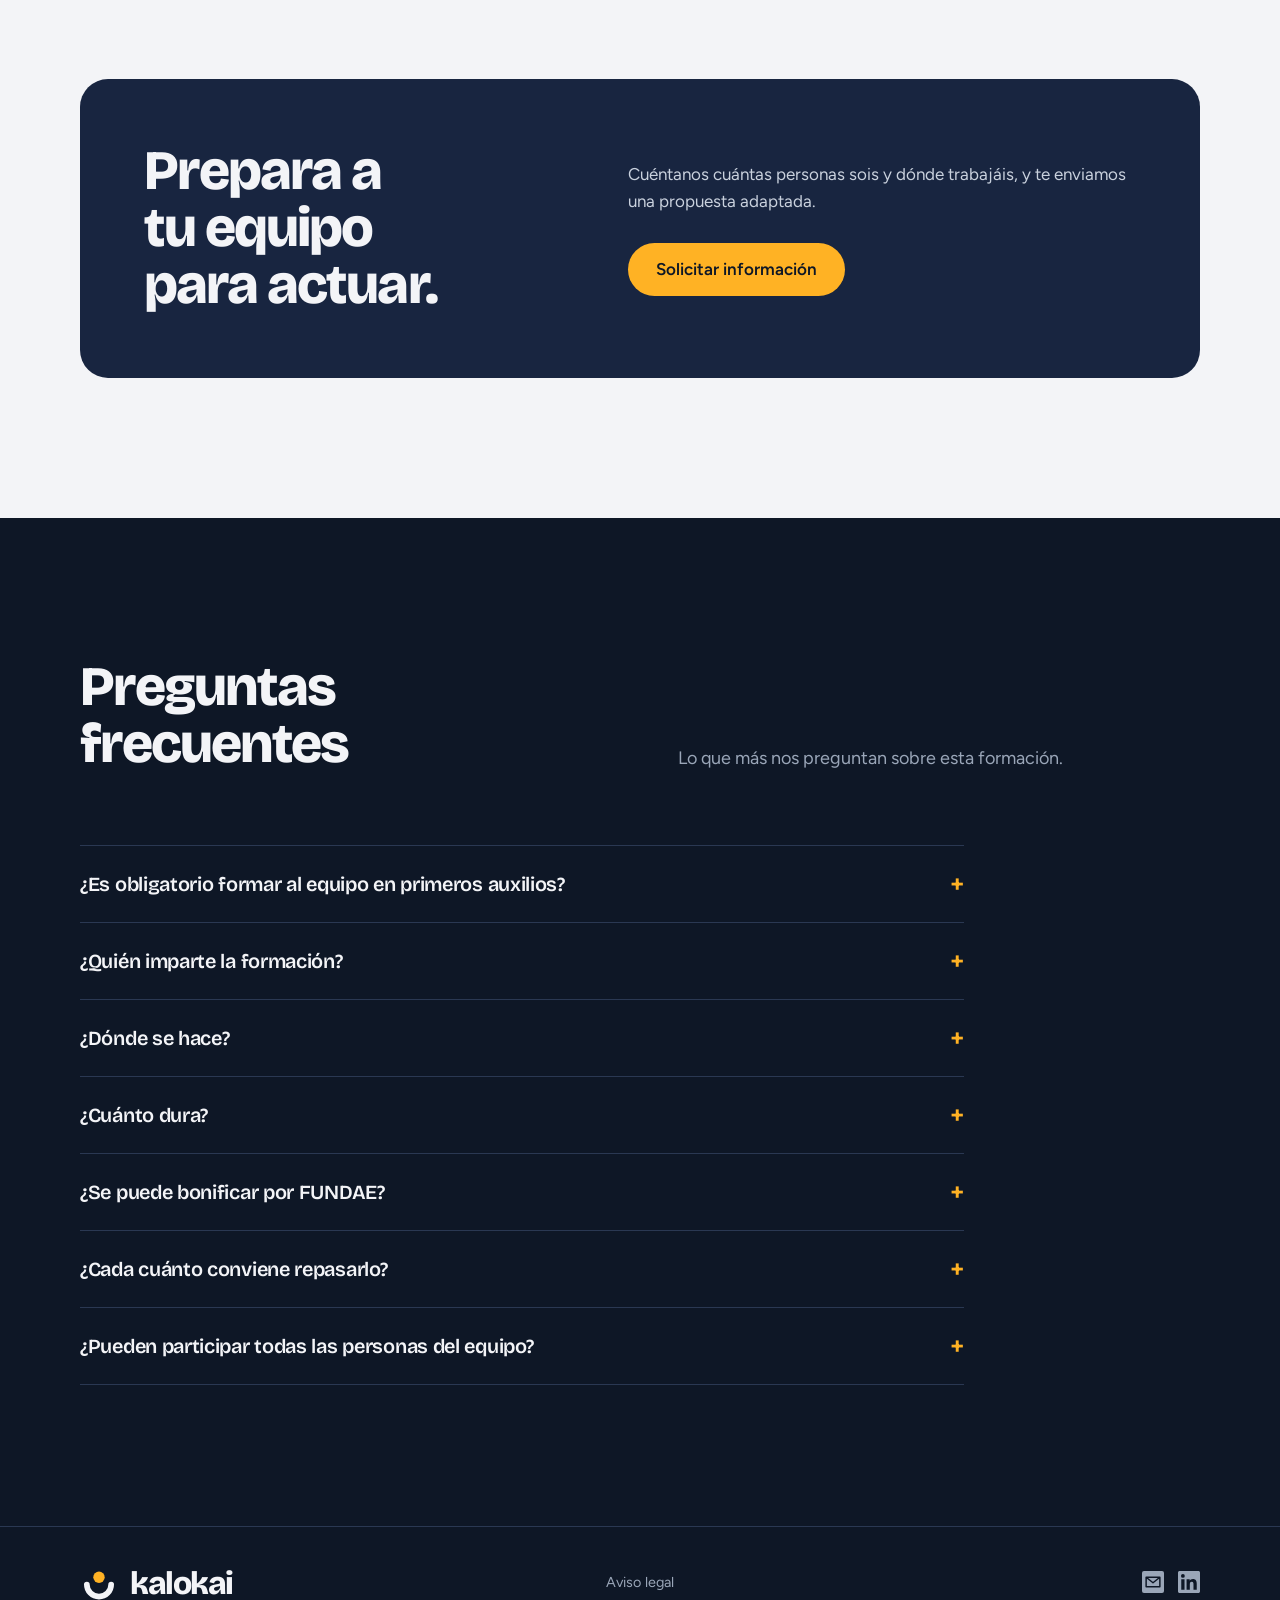
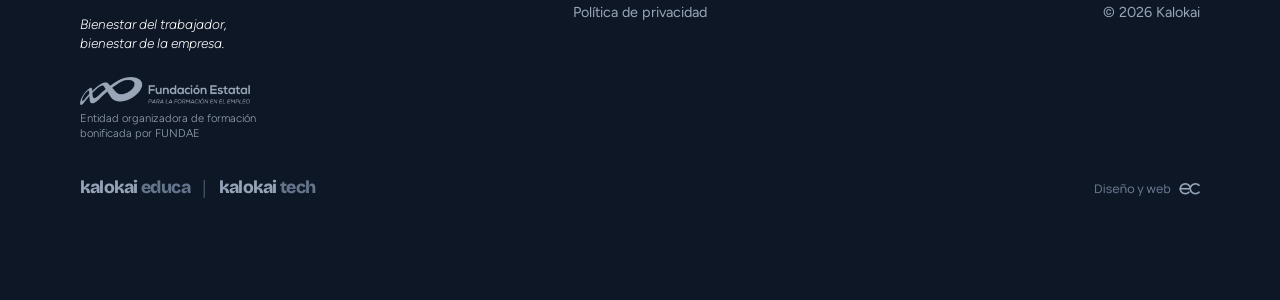
<file: primeros-auxilios.html>
<!doctype html>
<html lang="es">
<head>
  <meta charset="utf-8">
  <meta name="viewport" content="width=device-width, initial-scale=1">
  <title>Primeros auxilios para empresas · Kalokai</title>
  <meta name="description" content="Formación práctica en primeros auxilios para equipos de empresa: soporte vital básico (SVB), atragantamiento (OVACE), hemorragias y otras emergencias frecuentes. Presencial, impartida por fisioterapeutas y bonificable por FUNDAE.">
  <meta name="theme-color" content="#0E1726">
  <link rel="icon" href="favicon.svg" type="image/svg+xml">
  <link rel="preconnect" href="https://fonts.googleapis.com">
  <link rel="preconnect" href="https://fonts.gstatic.com" crossorigin>
  <link href="https://fonts.googleapis.com/css2?family=Bricolage+Grotesque:opsz,wght@12..96,600;12..96,800&family=Figtree:ital,wght@0,400;0,500;0,600;1,300&display=swap" rel="stylesheet">
  <link rel="stylesheet" href="styles.css">
</head>
<body>
  <a class="skip" href="#contenido">Saltar al contenido</a>

  <header class="site-header">
    <div class="wrap header-inner">
      <a class="logo" href="index.html" aria-label="Kalokai, inicio">
        <svg class="logo-mark" viewBox="0 0 100 100" aria-hidden="true">
          <path d="M18 46 A32 32 0 0 0 82 46" class="logo-arc"></path>
          <circle cx="50" cy="27" r="15" class="logo-dot"></circle>
        </svg>
        <span class="logo-word">kalokai</span>
      </a>
      <nav aria-label="Principal">
        <ul class="nav">
          <li><a href="index.html">Inicio</a></li>
          <li><a href="bienestar-laboral.html">Bienestar laboral</a></li>
          <li><a href="primeros-auxilios.html" aria-current="page">Primeros auxilios</a></li>
          <li><a href="formacion-bonificada.html">Formación bonificada</a></li>
          <li><a href="equipo.html">Equipo</a></li>
        </ul>
      </nav>
      <a class="btn btn-small" href="#solicitud" data-solicitud>Hablemos</a>
    </div>
  </header>

  <main id="contenido">
    <section class="hero page-hero">
      <div class="wrap">
        <p class="page-eyebrow">También formamos en</p>
        <h1 class="display">Primeros <span class="amber">auxilios</span></h1>
        <p class="lede">Formación práctica para que tu equipo sepa qué hacer en los primeros minutos de una emergencia, hasta que llega la ayuda: una parada cardíaca, un atragantamiento, una hemorragia o un desmayo.</p>
        <div class="actions">
          <a class="btn" href="#solicitud" data-solicitud="formacion" data-area="Primeros auxilios">Solicitar información</a>
          <a class="btn btn-secondary" href="#temario">Ver temario</a>
        </div>
      </div>
    </section>

    <section class="approach" aria-labelledby="que-title">
      <div class="wrap split">
        <div>
          <h2 id="que-title" class="h2">Saber actuar a tiempo puede salvar una vida.</h2>
          <p class="split-text">Una parada cardíaca, un atragantamiento o un corte grave pueden ocurrir en cualquier lugar, también en el trabajo. Lo que haga quien está al lado en los primeros minutos, antes de que lleguen los servicios de emergencia, marca la diferencia.</p>
          <p class="split-text">Por eso formamos a los equipos en las situaciones donde actuar rápido y bien es más decisivo: el <strong class="hl">soporte vital básico</strong>, el <strong class="hl">atragantamiento</strong>, las <strong class="hl">hemorragias</strong> y otras emergencias frecuentes. Con mucha práctica y adaptado al día a día de tu empresa.</p>
        </div>
        <div class="credit-card">
          <p class="credit-label">RESUMEN</p>
          <dl class="resumen">
            <div><dt>Formato</dt><dd>Presencial, en tus instalaciones</dd></div>
            <div><dt>Imparten</dt><dd>Profesional sanitario</dd></div>
            <div><dt>Enfoque</dt><dd>Práctico, con maniquíes</dd></div>
            <div><dt>Duración</dt><dd>Adaptada a tu equipo</dd></div>
            <div><dt>Al terminar</dt><dd>Diploma para cada participante</dd></div>
            <div><dt>Repaso</dt><dd>Recomendado cada año</dd></div>
            <div><dt>Coste</dt><dd>Bonificable por FUNDAE</dd></div>
          </dl>
        </div>
      </div>
    </section>

    <section class="method" aria-labelledby="porque-title">
      <div class="wrap">
        <div class="approach-head">
          <h2 id="porque-title" class="h2">Por qué formar a tu equipo.</h2>
          <p class="intro">Es una de las formaciones que más se agradecen, aunque ojalá nunca haga falta usarla.</p>
        </div>
        <ul class="principles">
          <li>
            <svg class="icon" viewBox="0 0 24 24" aria-hidden="true"><circle cx="12" cy="13" r="8"/><path d="M12 9v4l2.5 2.5M9.5 2.5h5"/></svg>
            <h3>Los primeros minutos cuentan</h3>
            <p>En una parada cardíaca, empezar la reanimación cuanto antes es lo que más ayuda a la persona hasta que llega la ambulancia.</p>
          </li>
          <li>
            <svg class="icon" viewBox="0 0 24 24" aria-hidden="true"><path d="M12 21s-7-4.4-7-10a4 4 0 0 1 7-2.6A4 4 0 0 1 19 11c0 5.6-7 10-7 10Z"/></svg>
            <h3>Un equipo más tranquilo</h3>
            <p>Saber qué hacer quita miedo. Las personas formadas actúan con más seguridad, en el trabajo y fuera de él.</p>
          </li>
          <li>
            <svg class="icon" viewBox="0 0 24 24" aria-hidden="true"><path d="M12 3 4 6v6c0 4.5 3.4 8.2 8 9 4.6-.8 8-4.5 8-9V6l-8-3Z"/><path d="m9 12 2 2 4-4"/></svg>
            <h3>Parte de la prevención</h3>
            <p>La ley de prevención de riesgos laborales pide a las empresas organizar los primeros auxilios y formar a las personas encargadas.</p>
          </li>
        </ul>
      </div>
    </section>

    <section id="temario" class="approach" aria-labelledby="temario-title">
      <div class="wrap">
        <div class="section-head">
          <h2 id="temario-title" class="h2">Temario</h2>
          <p class="intro">Cinco bloques que adaptamos a tu empresa. El soporte vital básico sigue las recomendaciones del Consejo Europeo de Resucitación.</p>
        </div>
        <article class="area temario-base">
          <div>
            <p class="area-extra-eyebrow">Bloque 1 · La base de todo</p>
            <h3>Conducta PAS y valoración inicial</h3>
            <p class="area-tag">Los primeros pasos ante cualquier emergencia.</p>
          </div>
          <details class="temario-mas">
            <summary>Ver contenidos</summary>
            <ul>
              <li><strong>Proteger</strong><span>Asegurar la zona para que nadie más corra peligro, tampoco quien ayuda.</span></li>
              <li><strong>Avisar</strong><span>Llamar al 112, qué información dar y cómo activar la emergencia.</span></li>
              <li><strong>Socorrer</strong><span>Qué hacer y qué no hacer mientras llega la ayuda.</span></li>
              <li><strong>Valoración inicial</strong><span>Comprobar si la persona responde y respira, y decidir cómo actuar.</span></li>
            </ul>
          </details>
        </article>
        <div class="temario">
          <article class="area">
            <p class="area-extra-eyebrow">Bloque 2 · SVB</p>
            <h3>Soporte vital básico</h3>
            <p class="area-tag">Qué hacer ante una parada cardíaca.</p>
            <details class="temario-mas">
              <summary>Ver contenidos</summary>
              <ul>
                <li>Reconocer una parada cardíaca</li>
                <li>Compresiones torácicas de calidad (RCP)</li>
                <li>Ventilaciones de rescate</li>
                <li>Relevos para no agotarse durante la reanimación</li>
                <li>Qué cambia en niños y bebés</li>
                <li>La posición lateral de seguridad</li>
              </ul>
            </details>
          </article>
          <article class="area">
            <p class="area-extra-eyebrow">Bloque 3 · OVACE</p>
            <h3>Atragantamiento</h3>
            <p class="area-tag">Qué hacer si algo obstruye la vía aérea.</p>
            <details class="temario-mas">
              <summary>Ver contenidos</summary>
              <ul>
                <li>Distinguir un atragantamiento leve de uno grave</li>
                <li>Animar a toser y cuándo intervenir</li>
                <li>Golpes en la espalda y compresiones abdominales</li>
                <li>Cómo actuar con niños y bebés</li>
                <li>Qué hacer si la persona pierde el conocimiento</li>
                <li>Qué hacer si te atragantas y estás solo</li>
              </ul>
            </details>
          </article>
          <article class="area">
            <p class="area-extra-eyebrow">Bloque 4</p>
            <h3>Hemorragias y heridas</h3>
            <p class="area-tag">Qué hacer para frenar un sangrado.</p>
            <details class="temario-mas">
              <summary>Ver contenidos</summary>
              <ul>
                <li>Reconocer una hemorragia grave</li>
                <li>Control inicial del sangrado con presión directa</li>
                <li>Limpiar y proteger una herida</li>
                <li>Vendajes básicos</li>
                <li>Cuándo hay que pedir ayuda médica</li>
              </ul>
            </details>
          </article>
          <article class="area">
            <p class="area-extra-eyebrow">Bloque 5</p>
            <h3>Otras emergencias frecuentes</h3>
            <p class="area-tag">Cómo actuar en las situaciones más habituales.</p>
            <details class="temario-mas">
              <summary>Ver contenidos</summary>
              <ul>
                <li>Desmayos y lipotimias</li>
                <li>Pérdidas de consciencia</li>
                <li>Convulsiones</li>
                <li>Quemaduras</li>
                <li>Golpes, caídas y traumatismos</li>
              </ul>
            </details>
          </article>
        </div>
      </div>
    </section>

    <section class="method" aria-labelledby="como-title">
      <div class="wrap">
        <div class="section-head">
          <h2 id="como-title" class="h2">Cómo es la formación.</h2>
          <p class="intro">Teoría aplicada en la práctica, para que lo aprendido salga solo cuando haga falta.</p>
        </div>
        <ol class="steps">
          <li>
            <h3>Nos adaptamos a tu empresa</h3>
            <p>Hablamos contigo para conocer el espacio, el número de personas y los riesgos más habituales.</p>
          </li>
          <li>
            <h3>Lo esencial, explicado claro</h3>
            <p>Una explicación clara y sin tecnicismos de qué ocurre y por qué cada paso es importante.</p>
          </li>
          <li>
            <h3>Práctica y casos reales</h3>
            <p>Cada participante practica con maniquíes de adulto y de bebé y simulamos posibles situaciones de vuestro día a día.</p>
          </li>
          <li>
            <h3>Diploma y repaso anual</h3>
            <p>Cada persona recibe su diploma. Y como las maniobras se olvidan, te avisamos para repasarlas cada año.</p>
          </li>
        </ol>
      </div>
    </section>

    <section class="approach" aria-labelledby="fundae-title">
      <div class="wrap split split-center">
        <div>
          <h2 id="fundae-title" class="h2">Bonificable por FUNDAE.</h2>
          <img class="fundae-logo" src="fundae-logo.png" width="1200" height="197" alt="FUNDAE, Fundación Estatal para la Formación en el Empleo">
        </div>
        <div>
          <p class="split-text">Como el resto de nuestras formaciones, se puede pagar con el crédito que tu empresa tiene en FUNDAE. Consultamos cuánto tienes disponible, hacemos los trámites y tramitamos la bonificación.</p>
          <div class="actions">
            <a class="btn" href="#solicitud-credito" data-solicitud="credito">Consultar mi crédito</a>
            <a class="link" href="formacion-bonificada.html">Cómo funciona la formación bonificada</a>
          </div>
        </div>
      </div>
    </section>

    <section class="contact contact-light" aria-labelledby="cta-title">
      <div class="wrap contact-card cta-card">
        <h2 id="cta-title" class="h2">Prepara a tu equipo para actuar.</h2>
        <div>
          <p>Cuéntanos cuántas personas sois y dónde trabajáis, y te enviamos una propuesta adaptada.</p>
          <div class="actions">
            <a class="btn" href="#solicitud" data-solicitud="formacion" data-area="Primeros auxilios">Solicitar información</a>
          </div>
        </div>
      </div>
    </section>

    <section class="approach" aria-labelledby="faq-title">
      <div class="wrap">
        <div class="section-head">
          <h2 id="faq-title" class="h2">Preguntas frecuentes</h2>
          <p class="intro">Lo que más nos preguntan sobre esta formación.</p>
        </div>
        <div class="faq">
          <details>
            <summary>¿Es obligatorio formar al equipo en primeros auxilios?</summary>
            <p>La Ley de Prevención de Riesgos Laborales pide a las empresas organizar los primeros auxilios y designar a personas encargadas, que deben tener la formación necesaria. Cuántas personas y qué formación dependen del tamaño de la empresa y de su evaluación de riesgos.</p>
          </details>
          <details>
            <summary>¿Quién imparte la formación?</summary>
            <p>Fisioterapeutas de nuestro equipo con formación en soporte vital básico.</p>
          </details>
          <details>
            <summary>¿Dónde se hace?</summary>
            <p>En tus instalaciones. Nos desplazamos con todo el material de práctica, maniquíes incluidos.</p>
          </details>
          <details>
            <summary>¿Cuánto dura?</summary>
            <p>Depende de los bloques que elijáis y del número de personas. Te proponemos una duración que deje tiempo de sobra para practicar.</p>
          </details>
          <details>
            <summary>¿Se puede bonificar por FUNDAE?</summary>
            <p>Sí. Se paga con el crédito de formación de tu empresa y nos ocupamos de todos los trámites, también de la bonificación.</p>
          </details>
          <details>
            <summary>¿Cada cuánto conviene repasarlo?</summary>
            <p>Cada año. Las maniobras, sobre todo la reanimación, se olvidan rápido si no se practican, así que es importante hacer un repaso práctico anual para que el equipo siga preparado.</p>
          </details>
          <details>
            <summary>¿Pueden participar todas las personas del equipo?</summary>
            <p>Sí. Si alguna persona tiene una limitación física o necesita alguna adaptación, avísanos con antelación y lo preparamos.</p>
          </details>
        </div>
      </div>
    </section>
  </main>

  <footer class="site-footer">
    <div class="wrap footer-inner">
      <div class="footer-brand">
        <a class="logo" href="index.html" aria-label="Kalokai, inicio">
          <svg class="logo-mark" viewBox="0 0 100 100" aria-hidden="true">
            <path d="M18 46 A32 32 0 0 0 82 46" class="logo-arc"></path>
            <circle cx="50" cy="27" r="15" class="logo-dot"></circle>
          </svg>
          <span class="logo-word">kalokai</span>
        </a>
        <p class="footer-claim">Bienestar del trabajador,<br>bienestar de la empresa.</p>
        <div class="footer-fundae">
          <img src="fundae-logo.png" width="1200" height="197" alt="FUNDAE">
          <p>Entidad organizadora de formación bonificada por FUNDAE</p>
        </div>
        <div class="footer-family" aria-label="Otras líneas de Kalokai">
          <span class="family-word">kalokai<span class="family-sub family-educa">educa</span></span>
          <span class="family-sep" aria-hidden="true">|</span>
          <span class="family-word">kalokai<span class="family-sub family-tech">tech</span></span>
        </div>
      </div>
      <div class="footer-links">
        <a class="footer-link" href="aviso-legal.html">Aviso legal</a>
        <a class="footer-link" href="privacidad.html">Política de privacidad</a>
      </div>
      <div class="footer-contact">
        <div class="footer-social">
          <a class="footer-icon footer-mail-icon" href="mailto:hola@kalokai.es" aria-label="Escríbenos a hola@kalokai.es" title="hola@kalokai.es">
            <svg viewBox="0 0 24 24" aria-hidden="true"><rect width="24" height="24" rx="2.2"/><path class="cut" d="M4.5 6.8h15v10.4h-15zM5.2 7.4l6.8 5.4 6.8-5.4"/></svg>
          </a>
          <a class="footer-icon footer-linkedin" href="https://www.linkedin.com/company/kalokai/" target="_blank" rel="noopener" aria-label="Kalokai en LinkedIn">
            <svg viewBox="0 0 24 24" aria-hidden="true"><path d="M20.45 20.45h-3.56v-5.57c0-1.33-.02-3.04-1.85-3.04-1.85 0-2.14 1.45-2.14 2.94v5.67H9.35V9h3.41v1.56h.05c.48-.9 1.64-1.85 3.37-1.85 3.6 0 4.27 2.37 4.27 5.46v6.28ZM5.34 7.43a2.06 2.06 0 1 1 0-4.13 2.06 2.06 0 0 1 0 4.13ZM7.12 20.45H3.56V9h3.56v11.45ZM22.22 0H1.77C.79 0 0 .77 0 1.73v20.54C0 23.23.79 24 1.77 24h20.45c.98 0 1.78-.77 1.78-1.73V1.73C24 .77 23.2 0 22.22 0Z"/></svg>
          </a>
        </div>
        <p class="small">© 2026 Kalokai</p>
        <a class="footer-credit" href="https://ecwebdesign.es" target="_blank" rel="noopener" aria-label="Diseño y web: EC Web Design"><img src="credito-diseno-web.png" width="405" height="52" alt=""></a>
      </div>
    </div>
  </footer>

  <a class="wa-float" href="https://wa.me/34711229286?text=Hola%20Kalokai%2C%20quiero%20saber%20m%C3%A1s%20sobre%20la%20formaci%C3%B3n%20en%20primeros%20auxilios." target="_blank" rel="noopener" aria-label="Escríbenos por WhatsApp">
    <svg viewBox="0 0 24 24" aria-hidden="true"><path d="M12 2a10 10 0 0 0-8.6 15.1L2 22l5-1.3A10 10 0 1 0 12 2Zm0 18.2a8.2 8.2 0 0 1-4.2-1.1l-.3-.2-3 .8.8-2.9-.2-.3A8.2 8.2 0 1 1 12 20.2Zm4.5-6.1c-.2-.1-1.5-.7-1.7-.8-.2-.1-.4-.1-.6.1l-.8 1c-.1.2-.3.2-.5.1a6.7 6.7 0 0 1-3.3-2.9c-.3-.4.3-.4.7-1.4.1-.2 0-.3 0-.4l-.8-1.8c-.2-.5-.4-.4-.6-.4h-.5a1 1 0 0 0-.7.3 3 3 0 0 0-.9 2.2 5.2 5.2 0 0 0 1.1 2.7 11.8 11.8 0 0 0 4.5 4c1.7.7 2.3.8 3.1.6.5-.1 1.5-.6 1.7-1.2.2-.6.2-1.1.2-1.2-.1-.1-.2-.2-.5-.3Z"/></svg>
  </a>

  <script src="script.js"></script>
</body>
</html>
</file>
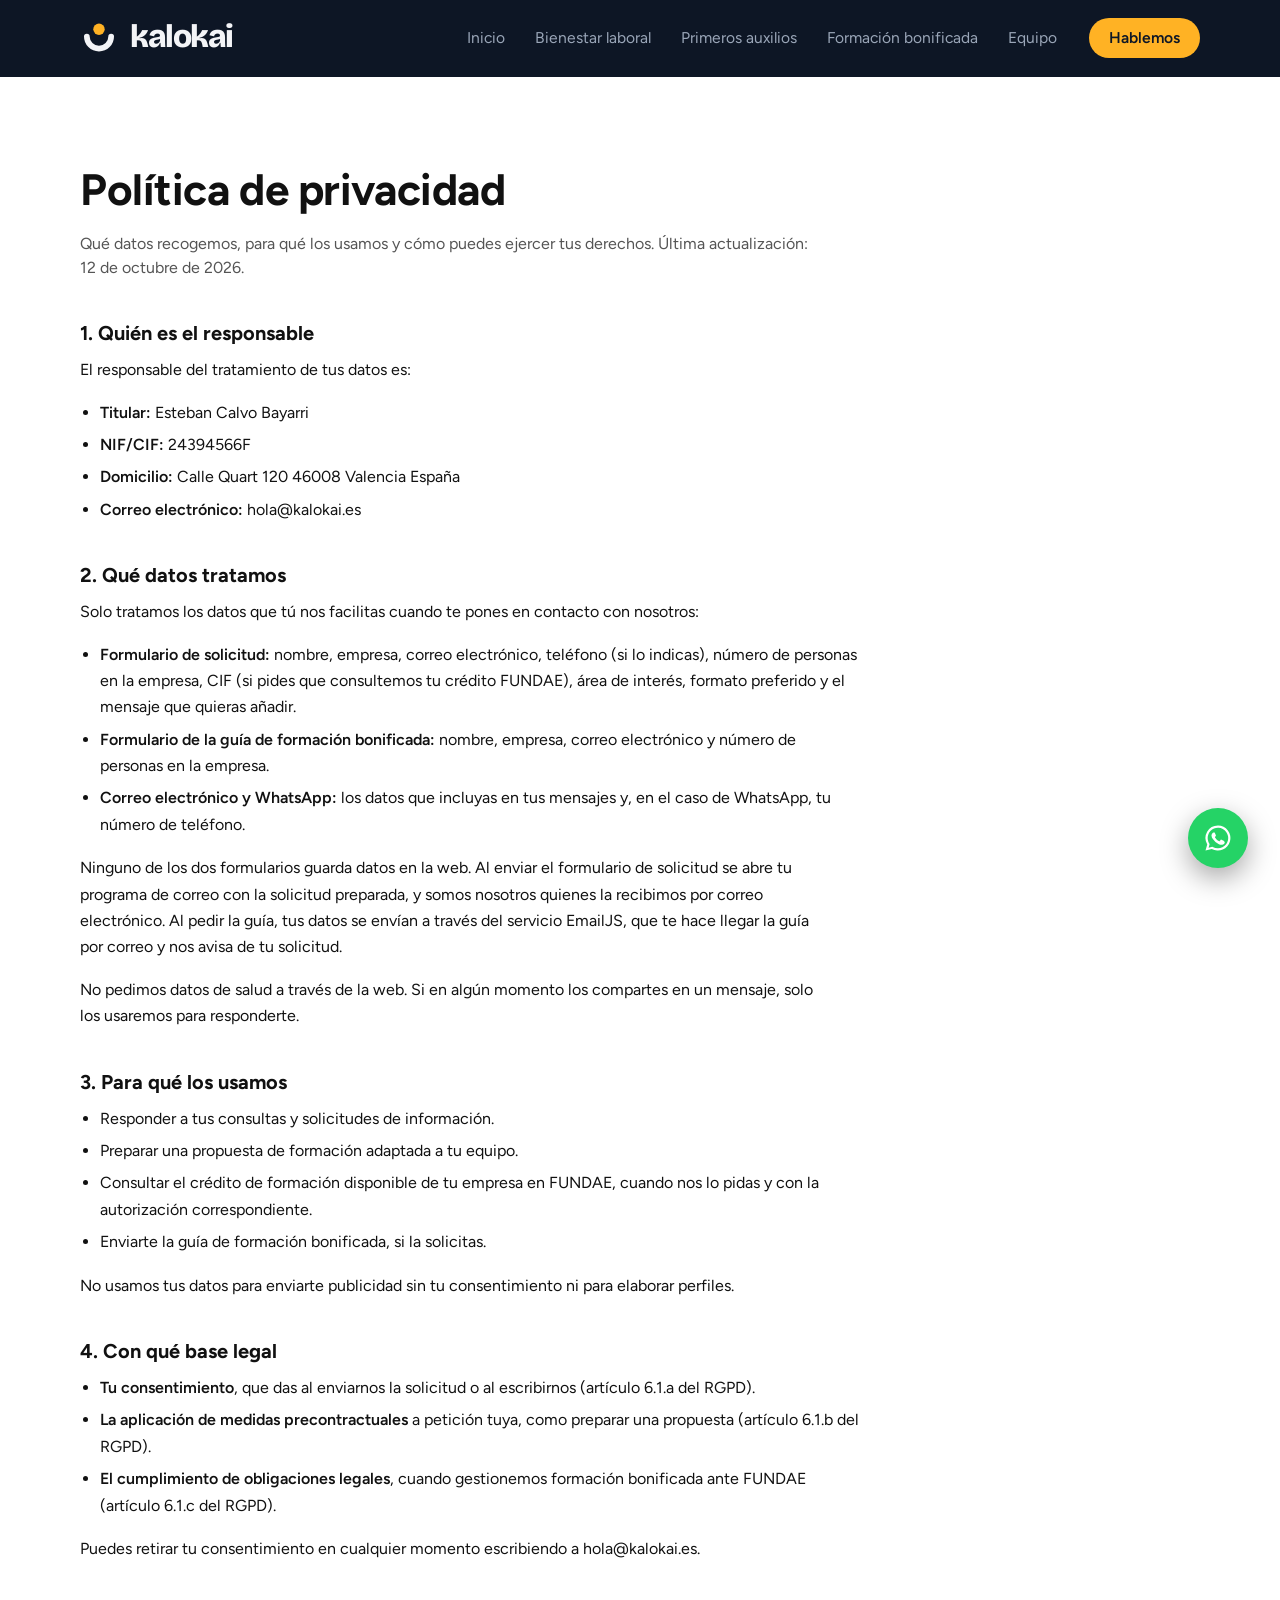
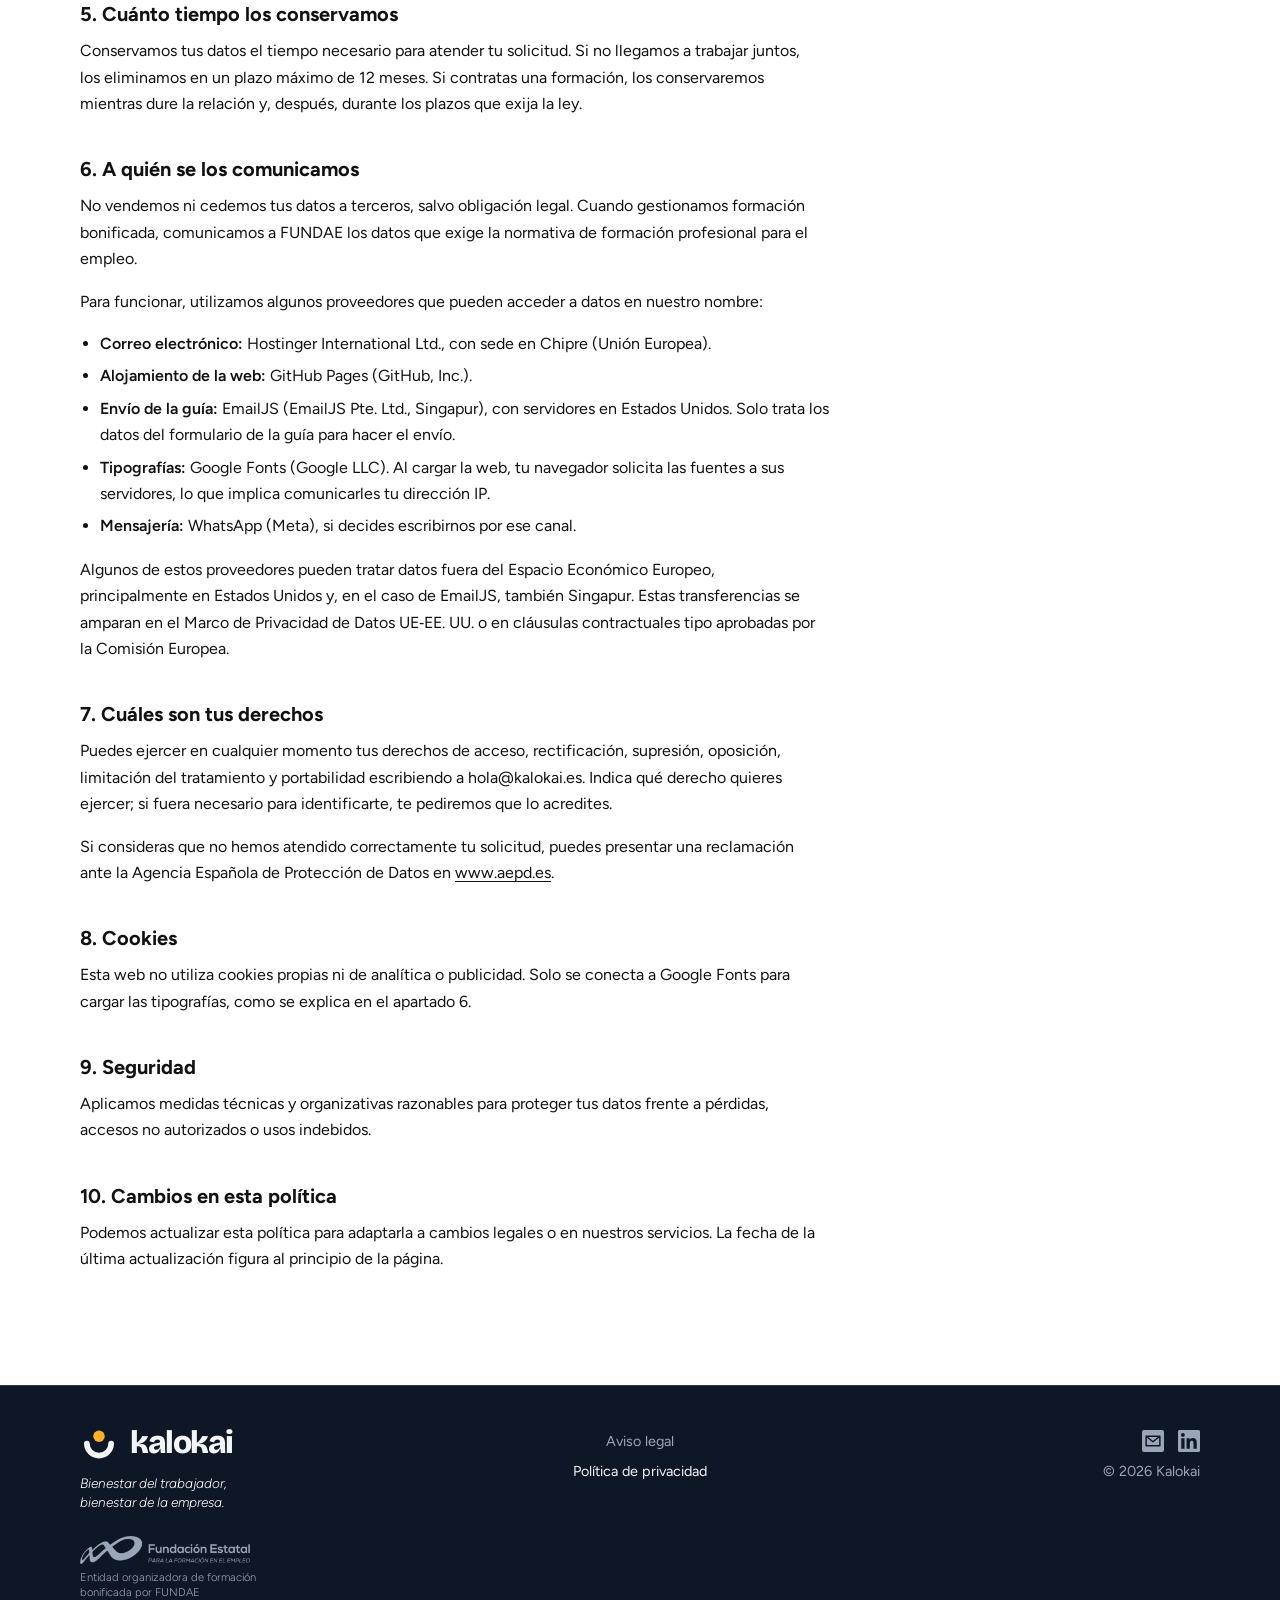
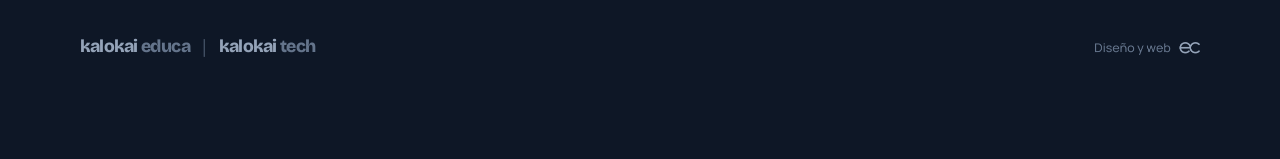
<file: privacidad.html>
<!doctype html>
<html lang="es">
<head>
  <meta charset="utf-8">
  <meta name="viewport" content="width=device-width, initial-scale=1">
  <title>Política de privacidad · Kalokai</title>
  <meta name="description" content="Cómo trata Kalokai los datos personales que recibe a través de su web, del correo electrónico y de WhatsApp.">
  <meta name="theme-color" content="#0E1726">
  <meta name="robots" content="noindex">
  <link rel="icon" href="favicon.svg" type="image/svg+xml">
  <link rel="preconnect" href="https://fonts.googleapis.com">
  <link rel="preconnect" href="https://fonts.gstatic.com" crossorigin>
  <link href="https://fonts.googleapis.com/css2?family=Bricolage+Grotesque:opsz,wght@12..96,600;12..96,800&family=Figtree:ital,wght@0,400;0,500;0,600;1,300&display=swap" rel="stylesheet">
  <link rel="stylesheet" href="styles.css">
</head>
<body class="legal-page">
  <a class="skip" href="#contenido">Saltar al contenido</a>

  <header class="site-header">
    <div class="wrap header-inner">
      <a class="logo" href="index.html" aria-label="Kalokai, inicio">
        <svg class="logo-mark" viewBox="0 0 100 100" aria-hidden="true">
          <path d="M18 46 A32 32 0 0 0 82 46" class="logo-arc"></path>
          <circle cx="50" cy="27" r="15" class="logo-dot"></circle>
        </svg>
        <span class="logo-word">kalokai</span>
      </a>
      <nav aria-label="Principal">
        <ul class="nav">
          <li><a href="index.html">Inicio</a></li>
          <li><a href="bienestar-laboral.html">Bienestar laboral</a></li>
          <li><a href="primeros-auxilios.html">Primeros auxilios</a></li>
          <li><a href="formacion-bonificada.html">Formación bonificada</a></li>
          <li><a href="equipo.html">Equipo</a></li>
        </ul>
      </nav>
      <a class="btn btn-small" href="#solicitud" data-solicitud>Hablemos</a>
    </div>
  </header>

  <main id="contenido">
    <section class="hero page-hero">
      <div class="wrap">
        <h1 class="display">Política de privacidad</h1>
        <p class="lede">Qué datos recogemos, para qué los usamos y cómo puedes ejercer tus derechos. Última actualización: 12 de octubre de 2026.</p>
      </div>
    </section>

    <section class="legal-section">
      <div class="wrap legal">

        <h2>1. Quién es el responsable</h2>
        <p>El responsable del tratamiento de tus datos es:</p>
        <ul>
          <li><strong>Titular:</strong> Esteban Calvo Bayarri</li>
          <li><strong>NIF/CIF:</strong> 24394566F</li>
          <li><strong>Domicilio:</strong> Calle Quart 120 46008 Valencia España</li>
          <li><strong>Correo electrónico:</strong> hola@kalokai.es</li>
        </ul>

        <h2>2. Qué datos tratamos</h2>
        <p>Solo tratamos los datos que tú nos facilitas cuando te pones en contacto con nosotros:</p>
        <ul>
          <li><strong>Formulario de solicitud:</strong> nombre, empresa, correo electrónico, teléfono (si lo indicas), número de personas en la empresa, CIF (si pides que consultemos tu crédito FUNDAE), área de interés, formato preferido y el mensaje que quieras añadir.</li>
          <li><strong>Formulario de la guía de formación bonificada:</strong> nombre, empresa, correo electrónico y número de personas en la empresa.</li>
          <li><strong>Correo electrónico y WhatsApp:</strong> los datos que incluyas en tus mensajes y, en el caso de WhatsApp, tu número de teléfono.</li>
        </ul>
        <p>Ninguno de los dos formularios guarda datos en la web. Al enviar el formulario de solicitud se abre tu programa de correo con la solicitud preparada, y somos nosotros quienes la recibimos por correo electrónico. Al pedir la guía, tus datos se envían a través del servicio EmailJS, que te hace llegar la guía por correo y nos avisa de tu solicitud.</p>
        <p>No pedimos datos de salud a través de la web. Si en algún momento los compartes en un mensaje, solo los usaremos para responderte.</p>

        <h2>3. Para qué los usamos</h2>
        <ul>
          <li>Responder a tus consultas y solicitudes de información.</li>
          <li>Preparar una propuesta de formación adaptada a tu equipo.</li>
          <li>Consultar el crédito de formación disponible de tu empresa en FUNDAE, cuando nos lo pidas y con la autorización correspondiente.</li>
          <li>Enviarte la guía de formación bonificada, si la solicitas.</li>
        </ul>
        <p>No usamos tus datos para enviarte publicidad sin tu consentimiento ni para elaborar perfiles.</p>

        <h2>4. Con qué base legal</h2>
        <ul>
          <li><strong>Tu consentimiento</strong>, que das al enviarnos la solicitud o al escribirnos (artículo 6.1.a del RGPD).</li>
          <li><strong>La aplicación de medidas precontractuales</strong> a petición tuya, como preparar una propuesta (artículo 6.1.b del RGPD).</li>
          <li><strong>El cumplimiento de obligaciones legales</strong>, cuando gestionemos formación bonificada ante FUNDAE (artículo 6.1.c del RGPD).</li>
        </ul>
        <p>Puedes retirar tu consentimiento en cualquier momento escribiendo a hola@kalokai.es.</p>

        <h2>5. Cuánto tiempo los conservamos</h2>
        <p>Conservamos tus datos el tiempo necesario para atender tu solicitud. Si no llegamos a trabajar juntos, los eliminamos en un plazo máximo de 12 meses. Si contratas una formación, los conservaremos mientras dure la relación y, después, durante los plazos que exija la ley.</p>

        <h2>6. A quién se los comunicamos</h2>
        <p>No vendemos ni cedemos tus datos a terceros, salvo obligación legal. Cuando gestionamos formación bonificada, comunicamos a FUNDAE los datos que exige la normativa de formación profesional para el empleo.</p>
        <p>Para funcionar, utilizamos algunos proveedores que pueden acceder a datos en nuestro nombre:</p>
        <ul>
          <li><strong>Correo electrónico:</strong> Hostinger International Ltd., con sede en Chipre (Unión Europea).</li>
          <li><strong>Alojamiento de la web:</strong> GitHub Pages (GitHub, Inc.).</li>
          <li><strong>Envío de la guía:</strong> EmailJS (EmailJS Pte. Ltd., Singapur), con servidores en Estados Unidos. Solo trata los datos del formulario de la guía para hacer el envío.</li>
          <li><strong>Tipografías:</strong> Google Fonts (Google LLC). Al cargar la web, tu navegador solicita las fuentes a sus servidores, lo que implica comunicarles tu dirección IP.</li>
          <li><strong>Mensajería:</strong> WhatsApp (Meta), si decides escribirnos por ese canal.</li>
        </ul>
        <p>Algunos de estos proveedores pueden tratar datos fuera del Espacio Económico Europeo, principalmente en Estados Unidos y, en el caso de EmailJS, también Singapur. Estas transferencias se amparan en el Marco de Privacidad de Datos UE‑EE. UU. o en cláusulas contractuales tipo aprobadas por la Comisión Europea.</p>

        <h2>7. Cuáles son tus derechos</h2>
        <p>Puedes ejercer en cualquier momento tus derechos de acceso, rectificación, supresión, oposición, limitación del tratamiento y portabilidad escribiendo a hola@kalokai.es. Indica qué derecho quieres ejercer; si fuera necesario para identificarte, te pediremos que lo acredites.</p>
        <p>Si consideras que no hemos atendido correctamente tu solicitud, puedes presentar una reclamación ante la Agencia Española de Protección de Datos en <a href="https://www.aepd.es" target="_blank" rel="noopener">www.aepd.es</a>.</p>

        <h2>8. Cookies</h2>
        <p>Esta web no utiliza cookies propias ni de analítica o publicidad. Solo se conecta a Google Fonts para cargar las tipografías, como se explica en el apartado 6.</p>

        <h2>9. Seguridad</h2>
        <p>Aplicamos medidas técnicas y organizativas razonables para proteger tus datos frente a pérdidas, accesos no autorizados o usos indebidos.</p>

        <h2>10. Cambios en esta política</h2>
        <p>Podemos actualizar esta política para adaptarla a cambios legales o en nuestros servicios. La fecha de la última actualización figura al principio de la página.</p>

      </div>
    </section>
  </main>

  <footer class="site-footer">
    <div class="wrap footer-inner">
      <div class="footer-brand">
        <a class="logo" href="index.html" aria-label="Kalokai, inicio">
          <svg class="logo-mark" viewBox="0 0 100 100" aria-hidden="true">
            <path d="M18 46 A32 32 0 0 0 82 46" class="logo-arc"></path>
            <circle cx="50" cy="27" r="15" class="logo-dot"></circle>
          </svg>
          <span class="logo-word">kalokai</span>
        </a>
        <p class="footer-claim">Bienestar del trabajador,<br>bienestar de la empresa.</p>
        <div class="footer-fundae">
          <img src="fundae-logo.png" width="1200" height="197" alt="FUNDAE">
          <p>Entidad organizadora de formación bonificada por FUNDAE</p>
        </div>
        <div class="footer-family" aria-label="Otras líneas de Kalokai">
          <span class="family-word">kalokai<span class="family-sub family-educa">educa</span></span>
          <span class="family-sep" aria-hidden="true">|</span>
          <span class="family-word">kalokai<span class="family-sub family-tech">tech</span></span>
        </div>
      </div>
      <div class="footer-links">
        <a class="footer-link" href="aviso-legal.html">Aviso legal</a>
        <a class="footer-link" href="privacidad.html" aria-current="page">Política de privacidad</a>
      </div>
      <div class="footer-contact">
        <div class="footer-social">
          <a class="footer-icon footer-mail-icon" href="mailto:hola@kalokai.es" aria-label="Escríbenos a hola@kalokai.es" title="hola@kalokai.es">
            <svg viewBox="0 0 24 24" aria-hidden="true"><rect width="24" height="24" rx="2.2"/><path class="cut" d="M4.5 6.8h15v10.4h-15zM5.2 7.4l6.8 5.4 6.8-5.4"/></svg>
          </a>
          <a class="footer-icon footer-linkedin" href="https://www.linkedin.com/company/kalokai/" target="_blank" rel="noopener" aria-label="Kalokai en LinkedIn">
            <svg viewBox="0 0 24 24" aria-hidden="true"><path d="M20.45 20.45h-3.56v-5.57c0-1.33-.02-3.04-1.85-3.04-1.85 0-2.14 1.45-2.14 2.94v5.67H9.35V9h3.41v1.56h.05c.48-.9 1.64-1.85 3.37-1.85 3.6 0 4.27 2.37 4.27 5.46v6.28ZM5.34 7.43a2.06 2.06 0 1 1 0-4.13 2.06 2.06 0 0 1 0 4.13ZM7.12 20.45H3.56V9h3.56v11.45ZM22.22 0H1.77C.79 0 0 .77 0 1.73v20.54C0 23.23.79 24 1.77 24h20.45c.98 0 1.78-.77 1.78-1.73V1.73C24 .77 23.2 0 22.22 0Z"/></svg>
          </a>
        </div>
        <p class="small">© 2026 Kalokai</p>
        <a class="footer-credit" href="https://ecwebdesign.es" target="_blank" rel="noopener" aria-label="Diseño y web: EC Web Design"><img src="credito-diseno-web.png" width="405" height="52" alt=""></a>
      </div>
    </div>
  </footer>

  <a class="wa-float" href="https://wa.me/34711229286?text=Hola%20Kalokai%2C%20me%20gustar%C3%ADa%20recibir%20informaci%C3%B3n." target="_blank" rel="noopener" aria-label="Escríbenos por WhatsApp">
    <svg viewBox="0 0 24 24" aria-hidden="true"><path d="M12 2a10 10 0 0 0-8.6 15.1L2 22l5-1.3A10 10 0 1 0 12 2Zm0 18.2a8.2 8.2 0 0 1-4.2-1.1l-.3-.2-3 .8.8-2.9-.2-.3A8.2 8.2 0 1 1 12 20.2Zm4.5-6.1c-.2-.1-1.5-.7-1.7-.8-.2-.1-.4-.1-.6.1l-.8 1c-.1.2-.3.2-.5.1a6.7 6.7 0 0 1-3.3-2.9c-.3-.4.3-.4.7-1.4.1-.2 0-.3 0-.4l-.8-1.8c-.2-.5-.4-.4-.6-.4h-.5a1 1 0 0 0-.7.3 3 3 0 0 0-.9 2.2 5.2 5.2 0 0 0 1.1 2.7 11.8 11.8 0 0 0 4.5 4c1.7.7 2.3.8 3.1.6.5-.1 1.5-.6 1.7-1.2.2-.6.2-1.1.2-1.2-.1-.1-.2-.2-.5-.3Z"/></svg>
  </a>

  <script src="script.js"></script>
</body>
</html>
</file>
<file: styles.css>
/* Kalokai — hoja de estilos */

:root {
  /* Paleta */
  --noche: #0E1726;       /* fondo principal */
  --medianoche: #182540;  /* tarjetas y bloques */
  --linea: #2A3852;       /* bordes y separadores */
  --bruma: #9AA6B8;       /* texto secundario */
  --niebla: #C9D1DD;      /* texto de lectura sobre oscuro */
  --claro: #F3F4F7;       /* texto principal y secciones claras */
  --pizarra: #4B5768;     /* texto secundario sobre fondo claro */
  --linea-clara: #D5DAE2; /* separadores sobre fondo claro */
  --ambar: #FFB224;       /* color de marca */
  --ambar-hover: #FFC24D;

  --display: "Bricolage Grotesque", "Helvetica Neue", Arial, sans-serif;
  --text: "Figtree", "Helvetica Neue", Arial, sans-serif;

  --wrap: 1200px;
  --gutter: clamp(16px, 4vw, 40px);
  --section: clamp(80px, 11vw, 144px);
  --radius-lg: 28px;
  --radius-md: 20px;
}

*, *::before, *::after { box-sizing: border-box; }

html { scroll-behavior: smooth; }

body {
  margin: 0;
  background: var(--noche);
  color: var(--claro);
  font-family: var(--text);
  font-size: 1.0625rem;
  line-height: 1.6;
  -webkit-font-smoothing: antialiased;
}

a { color: inherit; }

:focus-visible {
  outline: 2px solid var(--ambar);
  outline-offset: 3px;
  border-radius: 4px;
}

.skip {
  position: absolute;
  left: 16px;
  top: -60px;
  background: var(--ambar);
  color: var(--noche);
  padding: 10px 16px;
  border-radius: 999px;
  z-index: 20;
}
.skip:focus { top: 12px; }

.wrap {
  max-width: var(--wrap);
  margin: 0 auto;
  padding: 0 var(--gutter);
}

/* Logo */

.logo {
  display: inline-flex;
  align-items: center;
  gap: 12px;
  text-decoration: none;
}
.logo-mark { width: 38px; height: 38px; flex-shrink: 0; }
.logo-arc { fill: none; stroke: var(--claro); stroke-width: 15; stroke-linecap: round; }
.logo-dot { fill: var(--ambar); }
.logo-word {
  font-family: var(--display);
  font-weight: 800;
  font-size: 2rem;
  line-height: 1;
  letter-spacing: -0.045em;
  padding-bottom: 3px;
}

/* Tipografía */

.display {
  font-family: var(--display);
  font-weight: 800;
  font-size: clamp(2.9rem, 1.4rem + 5.6vw, 6rem);
  line-height: 0.98;
  letter-spacing: -0.04em;
  margin: 0;
  text-wrap: balance;
}

.h2 {
  font-family: var(--display);
  font-weight: 800;
  font-size: clamp(2.1rem, 1.4rem + 2.6vw, 3.6rem);
  line-height: 1.02;
  letter-spacing: -0.035em;
  margin: 0;
  text-wrap: balance;
}

p { margin: 0 0 1em; }

.lede {
  font-size: clamp(1.15rem, 1rem + 0.5vw, 1.375rem);
  line-height: 1.55;
  color: var(--niebla);
  max-width: 34em;
  margin: 28px 0 0;
}

.intro {
  color: var(--bruma);
  font-size: 1.125rem;
  max-width: 34em;
  margin: 0;
}

.lede strong { font-weight: 600; color: var(--claro); }

/* Botones y enlaces */

.btn {
  display: inline-block;
  background: var(--ambar);
  color: var(--noche);
  font-family: var(--text);
  font-size: 1.0625rem;
  font-weight: 600;
  line-height: 1.2;
  text-decoration: none;
  padding: 16px 28px;
  border: 0;
  border-radius: 999px;
  cursor: pointer;
  transition: background-color 0.2s ease;
}
.btn:hover { background: var(--ambar-hover); }
.btn-small { padding: 11px 20px; font-size: 0.975rem; }

.link {
  font-weight: 500;
  text-decoration: underline;
  text-decoration-color: var(--ambar);
  text-decoration-thickness: 2px;
  text-underline-offset: 6px;
}
.link:hover { color: #FFFFFF; }

/* Cabecera */

.site-header {
  position: sticky;
  top: 0;
  z-index: 10;
  background: color-mix(in srgb, var(--noche) 88%, transparent);
  backdrop-filter: blur(10px);
  border-bottom: 1px solid transparent;
  transition: border-color 0.2s ease;
}
.site-header.scrolled { border-bottom-color: var(--linea); }

.header-inner {
  display: flex;
  align-items: center;
  gap: 32px;
  height: 76px;
}
.header-inner nav { margin-left: auto; }

.nav {
  display: flex;
  gap: 30px;
  list-style: none;
  margin: 0;
  padding: 0;
}
.nav a {
  text-decoration: none;
  font-size: 0.975rem;
  color: var(--bruma);
}
.nav a:hover { color: var(--claro); }

/* Portada */

.hero { padding: clamp(56px, 9vw, 120px) 0 var(--section); overflow: hidden; }

.hero-grid {
  display: grid;
  grid-template-columns: minmax(0, 1.4fr) minmax(0, 1fr);
  gap: clamp(40px, 6vw, 96px);
  align-items: center;
}

.actions {
  display: flex;
  flex-wrap: wrap;
  align-items: center;
  gap: 18px 32px;
  margin-top: 40px;
}

.hero-art { justify-self: end; width: 100%; max-width: 440px; }
.hero-art svg { display: block; width: 100%; height: auto; overflow: visible; }
.ring { fill: none; stroke: var(--linea); stroke-width: 0.6; }
.art-arc { fill: none; stroke: var(--claro); stroke-width: 13; stroke-linecap: round; }
.art-dot { fill: var(--ambar); }

/* Portada con foto: degradado noche de izquierda a derecha, como en el dosier */
.hero-photo {
  position: relative;
  isolation: isolate;
  min-height: min(88vh, 760px);
  display: flex;
  align-items: center;
  padding: clamp(80px, 10vw, 140px) 0;
}
.hero-photo .hero-bg {
  position: absolute;
  inset: 0;
  left: 14%;
  z-index: -2;
  width: 86%;
  height: 100%;
  object-fit: cover;
  object-position: 65% 40%;
  filter: brightness(0.85) saturate(0.9);
}
.hero-photo::before {
  content: "";
  position: absolute;
  inset: 0;
  z-index: -1;
  background: linear-gradient(90deg, var(--noche) 0%, var(--noche) 35%, rgba(14, 23, 38, 0.72) 64%, rgba(14, 23, 38, 0.48) 100%);
}
.hero-photo::after {
  content: "";
  position: absolute;
  left: 0; right: 0; bottom: 0;
  height: 120px;
  z-index: -1;
  background: linear-gradient(180deg, rgba(14, 23, 38, 0), var(--noche));
}
.hero-photo .hero-grid { width: 100%; }

/* El único movimiento automático: el símbolo se dibuja al cargar */
@media (prefers-reduced-motion: no-preference) {
  .art-arc {
    stroke-dasharray: 101;
    stroke-dashoffset: 101;
    animation: draw 1.1s cubic-bezier(0.6, 0, 0.2, 1) 0.2s forwards;
  }
  .art-dot {
    transform-box: fill-box;
    transform-origin: center;
    animation: rise 0.9s cubic-bezier(0.2, 0.8, 0.2, 1.2) 0.9s both;
  }
}
@keyframes draw { to { stroke-dashoffset: 0; } }
@keyframes rise {
  from { opacity: 0; transform: translateY(40%) scale(0.6); }
  to { opacity: 1; transform: none; }
}

/* Enfoque */

.approach { padding: var(--section) 0; }

.approach-head,
.section-head {
  display: grid;
  grid-template-columns: minmax(0, 1fr) minmax(0, 1fr);
  gap: 24px clamp(40px, 6vw, 96px);
  align-items: end;
  margin-bottom: clamp(48px, 6vw, 72px);
}

.principles {
  list-style: none;
  margin: 0;
  padding: 0;
  display: grid;
  grid-template-columns: repeat(3, minmax(0, 1fr));
  gap: clamp(28px, 4vw, 56px);
}
.principles li { border-top: 1px solid var(--linea); padding-top: 32px; }
.principles h3 {
  font-family: var(--display);
  font-weight: 600;
  font-size: 1.6rem;
  line-height: 1.15;
  letter-spacing: -0.02em;
  margin: 22px 0 12px;
}
.principles p { color: var(--bruma); margin: 0; }

.icon {
  width: 32px;
  height: 32px;
  fill: none;
  stroke: var(--ambar);
  stroke-width: 1.6;
  stroke-linecap: round;
  stroke-linejoin: round;
}

/* Frase central */

.statement {
  background: var(--claro);
  color: var(--noche);
  padding: clamp(72px, 10vw, 128px) 0;
}
.statement-inner { display: flex; flex-direction: column; gap: 32px; }
.statement .bar {
  display: block;
  width: 64px;
  height: 8px;
  border-radius: 4px;
  background: var(--ambar);
}
.statement p {
  font-family: var(--display);
  font-weight: 800;
  font-size: clamp(2rem, 1.2rem + 3.4vw, 4.25rem);
  line-height: 1.04;
  letter-spacing: -0.04em;
  max-width: 19em;
  margin: 0;
  text-wrap: balance;
}

/* Áreas */

.areas { padding: var(--section) 0; }

.area-grid {
  display: grid;
  grid-template-columns: repeat(3, minmax(0, 1fr));
  gap: 16px;
}

.area {
  background: var(--medianoche);
  border-radius: var(--radius-lg);
  padding: clamp(28px, 3vw, 40px);
  display: flex;
  flex-direction: column;
}
.area h3 {
  font-family: var(--display);
  font-weight: 800;
  font-size: clamp(2.2rem, 1.8rem + 1.2vw, 3rem);
  line-height: 1;
  letter-spacing: -0.04em;
  margin: 0 0 12px;
}
.hl {
  color: var(--ambar);
  font-family: var(--display);
  font-weight: 800;
  font-size: 1.2em;
  letter-spacing: -0.02em;
}
.area-tag { color: var(--ambar); font-weight: 500; margin: 0 0 28px; }

/* Bloque horizontal de primeros auxilios bajo las tres áreas */
.area-extra {
  margin-top: 48px;
  display: grid;
  grid-template-columns: minmax(0, 1fr) minmax(0, 2fr);
  gap: 24px clamp(32px, 5vw, 72px);
  align-items: center;
}
.area-extra-eyebrow {
  margin: 0 0 10px;
  font-size: 0.8rem;
  font-weight: 600;
  letter-spacing: 0.1em;
  text-transform: uppercase;
  color: var(--bruma);
}
.area-extra .area-tag { margin: 0; }
.area-extra ul {
  margin: 0;
  display: grid;
  grid-template-columns: repeat(2, minmax(0, 1fr));
  gap: 0 clamp(24px, 3vw, 40px);
}
.area-extra li { display: flex; flex-direction: column; gap: 6px; padding: 16px 0 0; }
.area-extra li strong { font-family: var(--display); font-weight: 600; font-size: 1.15rem; letter-spacing: -0.01em; color: var(--claro); }
.area-extra li span { color: var(--niebla); font-size: 0.95rem; line-height: 1.5; }
/* Como las tres áreas, pero con el fondo un par de tonos más claro para marcarlo como un extra */
.area.area-extra { background: #2B3A5A; }
@media (max-width: 980px) {
  .area-extra, .area-extra ul { grid-template-columns: 1fr; }
}
.area ul { list-style: none; margin: auto 0 0; padding: 0; }
.area li {
  padding: 12px 0;
  border-top: 1px solid var(--linea);
  color: var(--niebla);
  font-size: 0.995rem;
}

/* Método */

.method {
  padding: var(--section) 0;
  background: var(--claro);
  color: var(--noche);
}
.method .intro { color: var(--pizarra); }

.steps {
  list-style: none;
  counter-reset: step;
  margin: 0;
  padding: 0;
  display: grid;
  grid-template-columns: repeat(4, minmax(0, 1fr));
  gap: clamp(24px, 3vw, 40px);
}
.steps li { counter-increment: step; }
.steps li::before {
  content: counter(step);
  display: flex;
  align-items: center;
  justify-content: center;
  width: 48px;
  height: 48px;
  border-radius: 50%;
  background: var(--ambar);
  color: var(--noche);
  font-family: var(--display);
  font-weight: 800;
  font-size: 1.25rem;
  margin-bottom: 24px;
}
.steps h3 {
  font-family: var(--display);
  font-weight: 600;
  font-size: 1.35rem;
  line-height: 1.2;
  letter-spacing: -0.015em;
  margin: 0 0 10px;
}
.steps li { border-top: 1px solid var(--linea-clara); padding-top: 28px; }
.steps p { color: var(--pizarra); margin: 0; font-size: 1rem; }

/* Formación bonificada (FUNDAE) */

.bonus { padding: var(--section) 0; }
.bonus-inner { display: flex; flex-direction: column; align-items: center; text-align: center; gap: 32px; }
.bonus .h2 { max-width: 16em; }
.bonus-text { margin: 0; max-width: 38em; color: var(--niebla); font-size: 1.125rem; line-height: 1.6; text-wrap: balance; }

/* Contacto */

.contact { padding: var(--section) 0; }

.contact-card {
  display: grid;
  grid-template-columns: minmax(0, 1fr) minmax(0, 1.25fr);
  gap: clamp(40px, 6vw, 88px);
  background: var(--medianoche);
  border-radius: var(--radius-lg);
  padding: clamp(32px, 5vw, 72px);
  max-width: calc(var(--wrap) - 2 * var(--gutter));
}

.form {
  display: grid;
  grid-template-columns: 1fr 1fr;
  gap: 20px;
}
.field { display: flex; flex-direction: column; gap: 8px; }
.field-wide { grid-column: 1 / -1; }

label { font-size: 0.95rem; font-weight: 500; color: var(--niebla); }

input, select, textarea {
  font: inherit;
  color: var(--claro);
  background: var(--noche);
  border: 1px solid var(--linea);
  border-radius: 14px;
  padding: 13px 16px;
  width: 100%;
}
select { appearance: none; background-image: linear-gradient(45deg, transparent 50%, var(--bruma) 50%), linear-gradient(135deg, var(--bruma) 50%, transparent 50%); background-position: calc(100% - 22px) 50%, calc(100% - 16px) 50%; background-size: 6px 6px; background-repeat: no-repeat; padding-right: 40px; }
textarea { resize: vertical; }
input:focus-visible, select:focus-visible, textarea:focus-visible {
  outline: 2px solid var(--ambar);
  outline-offset: 0;
  border-color: var(--ambar);
}
.field.invalid input { border-color: #FF8A7A; }

.form-foot { display: flex; flex-wrap: wrap; align-items: center; gap: 16px 24px; margin-top: 4px; }
.form-status { margin: 0; font-size: 0.95rem; color: var(--niebla); }
.form-status.error { color: #FF8A7A; }
/* Información básica de protección de datos bajo los formularios */
.form-legal { margin: 0; font-size: 0.72rem; line-height: 1.4; color: var(--bruma); }
.form-legal strong { font-weight: 600; color: var(--niebla); }
.form-legal a { color: var(--niebla); text-decoration-color: var(--ambar); text-underline-offset: 3px; }

/* Pie */

.site-footer { border-top: 1px solid var(--linea); padding: 40px 0 104px; } /* margen inferior para que el botón de WhatsApp no tape el texto */
.footer-inner {
  display: grid;
  grid-template-columns: 1fr auto 1fr;
  align-items: start;
  gap: 24px 32px;
}
.footer-inner p { margin: 0; color: var(--bruma); }
.footer-brand { display: flex; flex-direction: column; align-items: flex-start; gap: 10px; }
.footer-contact { justify-self: end; display: flex; flex-direction: column; align-items: flex-end; gap: 4px; }
.footer-inner .small { font-size: 0.9rem; }
.footer-mail { color: var(--bruma); font-size: 0.9rem; text-decoration: none; }
/* Privacidad y correo a la altura del logo */
.footer-link, .footer-mail { line-height: 30px; }
.footer-mail:hover { color: var(--claro); }

/* Página: bienestar laboral */

/* Primera sección de las páginas interiores: colores invertidos */
.page-hero {
  background: var(--claro);
  color: var(--noche);
  padding-bottom: clamp(56px, 8vw, 104px);
}
.amber { color: var(--ambar); }
.page-hero .lede { max-width: 38em; color: var(--pizarra); }
.principles .hl { font-size: 1.05em; }
.nav a[aria-current="page"] { color: var(--claro); text-decoration: underline; text-decoration-color: var(--ambar); text-decoration-thickness: 2px; text-underline-offset: 8px; }

.facts {
  display: grid;
  grid-template-columns: repeat(3, minmax(0, 1fr));
  gap: 16px;
}
.fact {
  background: var(--medianoche);
  border-radius: var(--radius-lg);
  padding: clamp(28px, 3vw, 40px);
  display: flex;
  flex-direction: column;
  gap: 12px;
}
.fact p { margin: 0; color: var(--niebla); }
.fact cite { font-style: normal; font-size: 0.875rem; color: var(--bruma); margin-top: auto; }
.fact-num {
  font-family: var(--display);
  font-weight: 800;
  font-size: clamp(2.4rem, 1.8rem + 1.6vw, 3.4rem);
  line-height: 1;
  letter-spacing: -0.04em;
  color: var(--ambar);
  font-variant-numeric: tabular-nums;
}

.split {
  display: grid;
  grid-template-columns: minmax(0, 1fr) minmax(0, 1fr);
  gap: clamp(40px, 6vw, 96px);
  align-items: start;
}
.split-text { color: var(--bruma); font-size: 1.125rem; max-width: 34em; margin: 24px 0 0; }
.method .split-text { color: var(--pizarra); }


.gains { list-style: none; margin: 0; padding: 0; display: grid; gap: 12px; }
.gains li {
  display: flex;
  align-items: center;
  gap: 14px;
  padding: 18px 24px;
  border-radius: var(--radius-md);
  background: var(--noche);
  color: var(--claro);
  font-family: var(--display);
  font-weight: 600;
  font-size: 1.25rem;
  letter-spacing: -0.015em;
}
.gains li::before {
  content: "";
  width: 12px;
  height: 12px;
  border-radius: 50%;
  background: var(--ambar);
  flex-shrink: 0;
}

.cta-card { align-items: center; }
.cta-card p { color: var(--niebla); margin: 0; }
.cta-card .actions { margin-top: 28px; }

.contact-sources { padding-bottom: 28px; }
.sources { margin-top: clamp(64px, 8vw, 104px); color: var(--bruma); font-size: 0.7rem; line-height: 1.35; }
.sources p { margin: 0 0 4px; font-weight: 600; color: var(--niebla); }
.sources ul { margin: 0; padding-left: 1.1em; display: grid; gap: 1px; }

/* Menú con más enlaces */
@media (max-width: 1100px) {
  .header-inner { gap: 24px; }
  .nav { gap: 20px; }
  .nav a { font-size: 0.925rem; }
}

/* Página: formación bonificada */

.page-hero .link:hover { color: var(--pizarra); }

/* Cinco pasos: si no caben en una fila, la última fila queda centrada */
.steps.steps-5 {
  --g: clamp(24px, 3vw, 40px);
  display: flex;
  flex-wrap: wrap;
  justify-content: center;
  gap: 48px var(--g);
}
.steps-5 li { flex: 0 0 calc((100% - 4 * var(--g)) / 5); min-width: 0; }
@media (max-width: 1100px) { .steps-5 li { flex-basis: calc((100% - 2 * var(--g)) / 3); } }
@media (max-width: 680px) { .steps-5 li { flex-basis: 100%; } }

.credit-card {
  background: var(--medianoche);
  border-radius: var(--radius-lg);
  padding: clamp(28px, 3vw, 40px);
}
.credit-label { color: var(--niebla); font-weight: 500; margin: 0 0 16px; }
.credit-table { width: 100%; border-collapse: collapse; font-variant-numeric: tabular-nums; }
.credit-table th {
  text-align: left;
  font-size: 0.8rem;
  font-weight: 600;
  letter-spacing: 0.06em;
  text-transform: uppercase;
  color: var(--bruma);
  padding: 0 0 10px;
}
.credit-table th:last-child, .credit-table td:last-child { text-align: right; }
.credit-table td { padding: 14px 0; border-top: 1px solid var(--linea); color: var(--niebla); }
.credit-table td:last-child {
  font-family: var(--display);
  font-weight: 800;
  font-size: 1.35rem;
  color: var(--ambar);
}
.credit-note { color: var(--bruma); font-size: 0.875rem; margin: 16px 0 0; }

.faq { max-width: 52em; }
.faq details { border-top: 1px solid var(--linea); }
.faq details:last-child { border-bottom: 1px solid var(--linea); }
.faq summary {
  display: flex;
  justify-content: space-between;
  align-items: center;
  gap: 24px;
  padding: 22px 0;
  cursor: pointer;
  list-style: none;
  font-family: var(--display);
  font-weight: 600;
  font-size: 1.25rem;
  letter-spacing: -0.015em;
}
.faq summary::-webkit-details-marker { display: none; }
.faq summary::after { content: "+"; color: var(--ambar); font-size: 1.75rem; line-height: 1; flex-shrink: 0; }
.faq details[open] summary::after { content: "−"; }
.faq details p { color: var(--niebla); margin: 0 0 24px; max-width: 46em; }

/* Página: política de privacidad */

.legal-section { padding: clamp(56px, 8vw, 104px) 0 var(--section); }
.legal > * { max-width: 46em; }
.legal h2 {
  font-family: var(--display);
  font-weight: 600;
  font-size: 1.5rem;
  line-height: 1.2;
  letter-spacing: -0.015em;
  margin: 48px 0 14px;
}
.legal h2:first-child { margin-top: 0; }
.legal p, .legal li { color: var(--niebla); }
.legal strong { color: var(--claro); font-weight: 600; }
.legal ul { margin: 0 0 1em; padding-left: 1.2em; display: grid; gap: 6px; }
.legal a, .check a { color: var(--claro); text-decoration-color: var(--ambar); text-underline-offset: 3px; }

.footer-links { display: flex; flex-direction: column; align-items: center; }
.footer-link { color: var(--bruma); font-size: 0.9rem; text-decoration: none; }
.footer-link:hover, .footer-link[aria-current="page"] { color: var(--claro); }

/* Menú para móvil y tablet */

.menu-toggle {
  display: none;
  width: 44px;
  height: 44px;
  border: 1px solid var(--linea);
  border-radius: 50%;
  background: transparent;
  cursor: pointer;
  flex-direction: column;
  align-items: center;
  justify-content: center;
  gap: 4px;
  flex-shrink: 0;
}
.menu-toggle span {
  display: block;
  width: 18px;
  height: 2px;
  border-radius: 2px;
  background: var(--claro);
  transition: transform 0.2s ease, opacity 0.2s ease;
}
.menu-toggle.open span:nth-child(1) { transform: translateY(6px) rotate(45deg); }
.menu-toggle.open span:nth-child(2) { opacity: 0; }
.menu-toggle.open span:nth-child(3) { transform: translateY(-6px) rotate(-45deg); }

.mobile-menu {
  border-top: 1px solid var(--linea);
  background: var(--noche);
}
.mobile-menu ul { list-style: none; margin: 0 auto; padding-top: 8px; padding-bottom: 24px; }
.mobile-menu li { border-bottom: 1px solid var(--linea); }
.mobile-menu a {
  display: block;
  padding: 18px 0;
  text-decoration: none;
  font-family: var(--display);
  font-weight: 600;
  font-size: 1.4rem;
  letter-spacing: -0.015em;
  color: var(--niebla);
}
.mobile-menu a:hover, .mobile-menu a[aria-current="page"] { color: var(--claro); }
.mobile-menu a[aria-current="page"] { text-decoration: underline; text-decoration-color: var(--ambar); text-decoration-thickness: 2px; text-underline-offset: 8px; }

/* Formulario emergente de solicitud */

.form-dialog {
  width: min(760px, calc(100% - 32px));
  max-height: calc(100% - 32px);
  overflow-y: auto;
  border: 0;
  border-radius: var(--radius-lg);
  background: var(--medianoche);
  color: var(--claro);
  padding: clamp(28px, 4vw, 48px);
}
.form-dialog::backdrop { background: rgba(14, 23, 38, 0.75); backdrop-filter: blur(4px); }
.dialog-close {
  position: absolute;
  top: 16px;
  right: 16px;
  width: 44px;
  height: 44px;
  border: 1px solid var(--linea);
  border-radius: 50%;
  background: transparent;
  color: var(--claro);
  font-size: 1.6rem;
  line-height: 1;
  cursor: pointer;
}
.dialog-close:hover { border-color: var(--ambar); }
.dialog-title {
  font-family: var(--display);
  font-weight: 800;
  font-size: clamp(1.8rem, 1.4rem + 1.4vw, 2.4rem);
  line-height: 1.05;
  letter-spacing: -0.035em;
  margin: 0 56px 10px 0;
}
.dialog-intro { color: var(--bruma); margin: 0 0 28px; }
.form fieldset { border: 0; margin: 0; padding: 0; min-width: 0; }
.form legend { font-size: 0.95rem; font-weight: 500; color: var(--niebla); margin-bottom: 8px; padding: 0; }
.chips { display: flex; flex-wrap: wrap; gap: 8px; }
.chips label {
  display: inline-flex;
  align-items: center;
  gap: 8px;
  padding: 10px 16px;
  border: 1px solid var(--linea);
  border-radius: 999px;
  cursor: pointer;
  color: var(--niebla);
}
.chips input { width: auto; padding: 0; flex: none; accent-color: var(--ambar); margin: 0; }
.chips label:has(input:checked) { border-color: var(--ambar); color: var(--claro); }
.check { display: flex; gap: 10px; align-items: flex-start; font-weight: 400; color: var(--niebla); }
.check input { width: auto; padding: 0; flex: none; margin-top: 5px; accent-color: var(--ambar); }
.optional { color: var(--bruma); font-weight: 400; }
[hidden] { display: none !important; }

/* Botón flotante de WhatsApp */

.wa-float {
  position: fixed;
  right: clamp(16px, 3vw, 32px);
  bottom: clamp(16px, 3vw, 32px);
  z-index: 15;
  width: 60px;
  height: 60px;
  border-radius: 50%;
  background: #25D366; /* verde corporativo de WhatsApp */
  color: #FFFFFF;
  display: flex;
  align-items: center;
  justify-content: center;
  box-shadow: 0 10px 28px rgba(0, 0, 0, 0.35);
  transition: background-color 0.2s ease, transform 0.2s ease;
}
.wa-float:hover { background: #1EBE5B; transform: translateY(-2px); }
.wa-float svg { width: 30px; height: 30px; fill: currentColor; }

/* Pantallas medianas y pequeñas */

@media (max-width: 980px) {
  .hero-grid { grid-template-columns: 1fr; }
  .hero-art { justify-self: start; max-width: 260px; order: -1; }
  .approach-head, .section-head, .contact-card { grid-template-columns: 1fr; }
  .principles, .area-grid, .split { grid-template-columns: 1fr; }
  .facts { grid-template-columns: 1fr; }
  .nav { display: none; }
  .header-inner { justify-content: space-between; gap: 12px; }
  .header-inner .btn-small { margin-left: auto; }
  .menu-toggle { display: flex; }
  .steps { grid-template-columns: 1fr 1fr; row-gap: 48px; }
}

@media (max-width: 680px) {
  .hero-art { max-width: 180px; }
  .hero-photo { min-height: 0; align-items: flex-end; padding-top: 150px; }
  .hero-photo .hero-bg { left: 0; width: 100%; height: 380px; bottom: auto; object-position: 0% 40%; }
  .hero-photo::before { background: linear-gradient(180deg, rgba(14, 23, 38, 0.48) 0px, rgba(14, 23, 38, 0.66) 180px, var(--noche) 380px); }
  .hero-photo::after { display: none; }
  .steps { grid-template-columns: 1fr; }
  .facts { grid-template-columns: 1fr; }
  .form { grid-template-columns: 1fr; }
  .contact-card { border-radius: var(--radius-md); }
  .footer-inner { grid-template-columns: 1fr; justify-items: center; text-align: center; }
  .footer-brand { align-items: center; }
  .footer-contact { justify-self: center; align-items: center; }
  .footer-links { margin: 16px 0; }
}

/* Secciones centradas: frase central de inicio y primera sección de las páginas interiores */
.statement-inner { align-items: center; text-align: center; }
.page-hero .wrap { text-align: center; }
.page-hero .display { margin-left: auto; margin-right: auto; }
.page-hero .lede { margin-left: auto; margin-right: auto; text-wrap: balance; }
.page-hero .actions { justify-content: center; }

/* Logo de FUNDAE en «Un dinero que ya es tuyo» */
.fundae-logo { display: block; width: 100%; max-width: 262px; height: auto; margin: 36px 0 8px; }
@media (max-width: 680px) {
  .fundae-logo { max-width: 54%; margin: 32px 0 4px; }
}

/* Frase del pie: blanca, fina y en cursiva */
.footer-inner .footer-claim { color: #fff; font-weight: 300;font-size: 0.85rem; font-style: italic; line-height: 1.4; margin: 0; }

/* Botón secundario: contorno oscuro sobre fondo claro, se rellena al pasar el ratón */
.btn-secondary {
  display: inline-flex;
  align-items: center;
  gap: 10px;
  background: transparent;
  color: var(--noche);
  box-shadow: inset 0 0 0 2px var(--noche);
  transition: background-color 0.2s ease, color 0.2s ease;
}
.btn-secondary:hover { background: var(--noche); color: var(--claro); }
.btn-secondary:focus-visible { outline: 2px solid var(--ambar); outline-offset: 3px; }
.btn-icon { width: 20px; height: 20px; flex: none; fill: none; stroke: currentColor; stroke-width: 2.2; stroke-linecap: round; stroke-linejoin: round; }

/* Ventana de la guía: portada a un lado, formulario al otro */
.guia-dialog { width: min(940px, calc(100% - 32px)); padding: 0; }
.guia-grid { display: grid; grid-template-columns: minmax(0, 5fr) minmax(0, 7fr); }
.guia-cover {
  display: flex;
  align-items: center;
  justify-content: center;
  padding: clamp(28px, 4vw, 48px);
  background: #FFFFFF;
}
.guia-cover img {
  display: block;
  width: 100%;
  max-width: 300px;
  height: auto;
  border-radius: 6px;
  box-shadow: 0 2px 6px rgba(14, 23, 38, 0.12), 0 24px 48px rgba(14, 23, 38, 0.28);
  transform: rotate(-2deg);
}
.guia-body { padding: clamp(28px, 4vw, 48px); }
.guia-ok { padding: 8px 0; }
.guia-ok-icon { width: 48px; height: 48px; fill: none; stroke: var(--ambar); stroke-width: 1.8; stroke-linecap: round; stroke-linejoin: round; }
.guia-ok-title { font-family: var(--display); font-weight: 800; font-size: 1.5rem; letter-spacing: -0.03em; margin: 12px 0 8px; }
.guia-ok-text { color: var(--niebla); margin: 0; }
.guia-ok-text strong { color: var(--claro); font-weight: 600; }

@media (max-width: 760px) {
  .guia-grid { grid-template-columns: 1fr; }
  .guia-cover { padding: 32px 24px; }
  .guia-dialog .dialog-close { color: var(--noche); border-color: var(--linea-clara); background: #FFFFFF; }
  .guia-dialog .dialog-close:hover { border-color: var(--ambar); }
  .guia-cover img { max-width: 140px; }
  .guia-body { padding-top: 24px; }
  .guia-form { grid-template-columns: 1fr; }
}
/* Campo trampa para robots: fuera de la vista de las personas */
.guia-trampa { position: absolute; left: -9999px; width: 1px; height: 1px; overflow: hidden; }


/* ------------------------------------------------------------------
   Páginas legales (política de privacidad y aviso legal)
   El contenido es sobrio: fondo blanco, texto negro y una sola tipografía.
   Los títulos solo se distinguen por tamaño y peso.
   La cabecera, el pie y el botón de WhatsApp son los de toda la web.
   ------------------------------------------------------------------ */
.legal-page {
  --legal-negro: #111111;
  --legal-gris: #555555;
}
.legal-page main { background: #FFFFFF; color: var(--legal-negro); }
.legal-page main :focus-visible { outline-color: var(--legal-negro); }

/* Título de la página */
.legal-page .page-hero { background: #FFFFFF; color: var(--legal-negro); padding: clamp(48px, 7vw, 88px) 0 0; }
.legal-page .page-hero .wrap { text-align: left; }
.legal-page .page-hero .display {
  font-family: var(--text);
  font-weight: 700;
  font-size: clamp(2rem, 1.6rem + 1.6vw, 2.75rem);
  line-height: 1.15;
  letter-spacing: -0.01em;
  margin-left: 0;
}
.legal-page .page-hero .lede {
  margin: 16px 0 0;
  max-width: 46em;
  font-size: 1rem;
  color: var(--legal-gris);
  text-wrap: pretty;
}

/* Texto legal */
.legal-page .legal-section { padding: 40px 0 96px; }
.legal-page .legal h2 {
  font-family: var(--text);
  font-weight: 700;
  font-size: 1.25rem;
  letter-spacing: 0;
  margin: 40px 0 12px;
  color: var(--legal-negro);
}
.legal-page .legal h2:first-child { margin-top: 0; }
.legal-page .legal h3 { font-family: var(--text); font-weight: 600; font-size: 1.05rem; color: var(--legal-negro); }
.legal-page .legal p,
.legal-page .legal li { color: var(--legal-negro); font-size: 1rem; line-height: 1.65; }
.legal-page .legal strong { color: var(--legal-negro); font-weight: 600; }
.legal-page .legal a { color: var(--legal-negro); text-decoration: underline; text-decoration-color: currentColor; text-decoration-thickness: 1px; }

/* Página: primeros auxilios */
.page-eyebrow {
  margin: 0 0 18px;
  font-size: 0.8rem;
  font-weight: 600;
  letter-spacing: 0.1em;
  text-transform: uppercase;
  color: var(--pizarra);
}
.page-eyebrow a { color: inherit; text-decoration: underline; text-decoration-color: var(--ambar); text-decoration-thickness: 2px; text-underline-offset: 4px; }
.resumen { margin: 0; }
.resumen div { display: flex; justify-content: space-between; gap: 16px; padding: 14px 0; border-top: 1px solid var(--linea); }
.resumen dt { color: var(--bruma); }
.resumen dd { margin: 0; color: var(--claro); font-weight: 600; text-align: right; }
.temario { display: grid; grid-template-columns: repeat(2, minmax(0, 1fr)); gap: 16px; }
.temario .area-extra-eyebrow { margin-bottom: 14px; }
.method .principles li { border-top-color: var(--linea-clara); }
.method .principles p { color: var(--pizarra); }
.split-center { align-items: center; }
@media (max-width: 760px) {
  .temario { grid-template-columns: 1fr; }
}

/* Inicio: el bloque de primeros auxilios es un enlace a su página */
.area-extra { position: relative; transition: background-color 0.2s ease; }
.area.area-extra:hover { background: #33446A; }
.area-extra-link { display: inline-flex; align-items: center; gap: 8px; margin-top: 18px; color: var(--claro); font-weight: 600; text-decoration: underline; text-decoration-color: var(--ambar); text-decoration-thickness: 2px; text-underline-offset: 6px; }
.area-extra-link::after { content: ""; position: absolute; inset: 0; border-radius: inherit; }
.area-extra-link:focus-visible { outline: none; }
.area-extra:has(.area-extra-link:focus-visible) { outline: 2px solid var(--ambar); outline-offset: 3px; }
/* Bloque 1 del temario (PAS): a todo el ancho; título arriba y los cuatro pasos debajo */
.area.temario-base { margin-bottom: 16px; }
.temario-base .area-tag { margin: 0 0 20px; }
.temario-base ul { margin: 0; display: grid; grid-template-columns: repeat(4, minmax(0, 1fr)); gap: 0 clamp(24px, 3vw, 40px); }
.temario-base li { display: flex; flex-direction: column; gap: 6px; padding: 16px 0 0; }
.temario-base li strong { font-family: var(--display); font-weight: 600; font-size: 1.1rem; letter-spacing: -0.01em; color: var(--claro); }
.temario-base li span { color: var(--niebla); font-size: 0.95rem; line-height: 1.5; }
@media (max-width: 980px) {
  .temario-base ul { grid-template-columns: repeat(2, minmax(0, 1fr)); row-gap: 20px; }
}
@media (max-width: 560px) {
  .temario-base ul { grid-template-columns: 1fr; row-gap: 4px; }
}
}

/* Bloque de primeros auxilios en inicio: los cinco bloques del temario, título y subtítulo en ámbar */
.area-extra ul.area-extra-list { grid-template-columns: repeat(3, minmax(0, 1fr)); row-gap: 8px; }
.area-extra-list li { gap: 4px; }
.area-extra-list li strong { font-size: 1.05rem; line-height: 1.25; }
.area-extra-list li span { color: var(--bruma); font-weight: 500; font-size: 0.9rem; line-height: 1.4; }
@media (max-width: 980px) {
  .area-extra ul.area-extra-list { grid-template-columns: repeat(2, minmax(0, 1fr)); }
}
@media (max-width: 520px) {
  .area-extra ul.area-extra-list { grid-template-columns: 1fr; row-gap: 0; }
  .area-extra-list li { padding: 9px 0 8px; gap: 2px; }
  .area-extra-list li strong { font-size: 1rem; }
  .area-extra-list li span { font-size: 0.875rem; line-height: 1.35; }
  .area-extra { row-gap: 16px; }
}

/* Temario de primeros auxilios: bloques 2 a 5 plegados hasta el subtítulo */
/* Cada tarjeta crece sola al abrirla; script.js iguala la altura de los títulos de cada fila
   para que, cerradas, las dos tarjetas midan lo mismo */
.temario { align-items: start; }
.temario .area-tag { margin-bottom: 20px; }
.temario-mas { border-top: 1px solid var(--linea); }
.temario-mas summary {
  list-style: none;
  cursor: pointer;
  display: flex;
  align-items: center;
  justify-content: space-between;
  gap: 16px;
  padding: 16px 0 0;
  font-weight: 600;
  color: var(--claro);
}
.temario-mas summary::-webkit-details-marker { display: none; }
.temario-mas summary::after { content: "+"; color: var(--ambar); font-size: 1.6rem; line-height: 1; }
.temario-mas[open] summary { font-size: 0; }
.temario-mas[open] summary::before { content: "Ocultar contenidos"; font-size: 1rem; }
.temario-mas[open] summary::after { content: "−"; }
.temario-mas summary:hover { color: var(--ambar); }
.temario-mas summary:focus-visible { outline: 2px solid var(--ambar); outline-offset: 4px; border-radius: 4px; }
.temario-mas ul { margin: 12px 0 0; }




/* Formación bonificada: preguntas frecuentes al final, sobre fondo claro */
.faq-section { background: var(--claro); color: var(--noche); }
.faq-section .h2 { color: var(--noche); }
.faq-section .intro { color: var(--pizarra); }
.faq-section .faq details { border-top-color: var(--linea-clara); }
.faq-section .faq details:last-child { border-bottom-color: var(--linea-clara); }
.faq-section .faq summary { color: var(--noche); }
.faq-section .faq details p { color: var(--pizarra); }

/* Primeros auxilios: sección de contacto sobre fondo claro */
.contact-light { background: var(--claro); }

/* Enlaces a la política de privacidad en los formularios: sin subrayado */
.check a,
.form-legal a { text-decoration: none; }
.check a:hover,
.form-legal a:hover { color: var(--ambar); }

/* Aviso de protección de datos: todo el texto igual, sin destacados */
.form-legal strong { font-weight: inherit; color: inherit; }
.form-legal a { color: inherit; }

/* LinkedIn y correo en el pie, como iconos */
.footer-social { display: flex; align-items: center; gap: 14px; height: 30px; }
.footer-icon { display: inline-flex; color: var(--bruma); transition: color 0.2s ease; }
.footer-icon svg { width: 22px; height: 22px; fill: currentColor; }
.footer-icon .cut { fill: none; stroke: var(--noche); stroke-width: 1.6; stroke-linejoin: round; stroke-linecap: round; }
.footer-icon:hover { color: var(--claro); }

/* Sello de entidad organizadora de FUNDAE en el pie (como en educa.kalokai.es) */
.footer-fundae { display: flex; flex-direction: column; align-items: flex-start; gap: 6px; margin-top: 14px; }
.footer-fundae img { display: block; width: 170px; height: auto; }
.footer-inner .footer-fundae p { font-size: 0.7rem; font-weight: 300; line-height: 1.35; color: var(--bruma); max-width: 19em; }

/* Logos de las otras líneas de Kalokai, debajo del sello de FUNDAE (como en tech.kalokai.es) */
.footer-family { display: flex; align-items: center; gap: 12px; margin-top: 28px; }
.family-word { font-family: var(--display); font-weight: 800; font-size: 1.1rem; line-height: 1; letter-spacing: -0.045em; color: #94A3B8; text-decoration: none; transition: color 0.2s ease; }
.family-sub { color: #64748B; transition: color 0.2s ease; letter-spacing: -0.03em; margin-left: 0.18em; }
.family-sep { color: #475569; font-size: 1.1rem; line-height: 1; }

/* Móvil: sello de FUNDAE y logos al final del pie, justo antes del copyright */
@media (max-width: 680px) {
  .footer-inner { row-gap: 0; }
  .footer-brand, .footer-contact { display: contents; }
  .footer-brand .logo { order: 1; }
  .footer-claim { order: 2; margin-top: 10px !important; }
  .footer-links { order: 3; margin: 28px 0 !important; }
  .footer-social { order: 4; }
  .footer-fundae { order: 5; margin-top: 28px; align-items: center; }
  .footer-family { order: 2; margin-top: 28px; }
  .footer-inner .small { order: 6; margin-top: 14px; }
}

/* Reconocimiento: certificados y placa */
.recognition { padding: var(--section) 0; background: var(--medianoche); }
.recognition-grid {
  display: grid;
  grid-template-columns: minmax(0, 1fr) minmax(0, 1.1fr);
  gap: clamp(40px, 6vw, 88px);
  align-items: center;
}
.recognition .intro { color: var(--niebla); }
.recognition-list { list-style: none; margin: 0; padding: 0; display: grid; gap: 16px; }
.recognition-list li { border-top: 1px solid var(--linea); padding-top: 24px; }
.recognition-list h3 {
  font-family: var(--display);
  font-weight: 600;
  font-size: 1.4rem;
  letter-spacing: -0.02em;
  line-height: 1.2;
  margin: 0 0 10px;
  color: var(--claro);
}
.recognition-list p { margin: 0; color: var(--bruma); }
.recognition-list .recognition-plaque {
  border-top: 0;
  margin-top: 8px;
  padding: 24px 28px 28px;
  border-radius: var(--radius-md);
  background: var(--noche);
  box-shadow: inset 0 0 0 1px var(--linea);
}
.recognition-tag {
  display: inline-block;
  margin-bottom: 12px;
  font-size: 0.8rem;
  font-weight: 600;
  letter-spacing: 0.08em;
  text-transform: uppercase;
  color: var(--ambar);
}
.recognition-art { margin: 0; }
.recognition-art img {
  display: block;
  width: 100%;
  height: auto;
  border-radius: var(--radius-lg);
  box-shadow: 0 30px 60px -30px rgba(0, 0, 0, 0.6);
}
@media (max-width: 900px) {
  .recognition-grid { grid-template-columns: 1fr; }
  .recognition-art img { border-radius: var(--radius-md); }
}
/* Título y texto uno debajo del otro, en una sola columna */
.recognition-head { grid-template-columns: 1fr; align-items: start; }
.recognition-head .h2 { max-width: none; }
.recognition-head .intro { max-width: none; }
@media (min-width: 901px) {
  .recognition-head { justify-items: center; text-align: center; }
  .recognition-head .intro { text-wrap: balance; }
}

/* Crédito «EC · Diseño y web»: abajo a la derecha, a la altura de kalokai educa | kalokai tech */
.footer-contact { align-self: stretch; }
.footer-credit { display: block; margin-top: auto; transition: filter 0.2s ease; }
.footer-credit img { display: block; height: 13.5px; width: auto; }
.footer-credit:hover { filter: brightness(1.45); }
@media (max-width: 680px) {
  .footer-credit { order: 7; margin-top: 28px; }
}

/* Equipo Kalokai */

.team { padding: var(--section) 0; }
.team-list { display: grid; }

.member-media { position: relative; border-radius: var(--radius-lg); overflow: hidden; }
.member-photo {
  display: block;
  width: 100%;
  aspect-ratio: 4 / 5;
  height: auto;
  object-fit: cover;
  background: var(--linea);
  /* Capa suave para que todas las fotos tengan el mismo tono */
  filter: saturate(0.82) contrast(1.04) brightness(0.97);
}
.member-media::after {
  content: ""; position: absolute; inset: 0; pointer-events: none;
  background:
    linear-gradient(180deg, rgba(14,23,38,0) 55%, rgba(24,37,64,0.55) 100%),
    rgba(24,37,64,0.12);
}

.member-area {
  margin: 0 0 16px;
  font-size: 0.8rem;
  font-weight: 600;
  letter-spacing: 0.1em;
  text-transform: uppercase;
  color: var(--ambar);
}
.member-name {
  font-family: var(--display);
  font-weight: 800;
  font-size: clamp(2.2rem, 1.6rem + 2vw, 3.4rem);
  line-height: 1;
  letter-spacing: -0.04em;
  margin: 0 0 10px;
}
.member-role { color: var(--bruma); font-size: 1.125rem; font-weight: 500; margin: 0 0 24px; }
.member-bio { color: var(--niebla); font-size: 1.0625rem; line-height: 1.65; margin: 0 0 28px; max-width: 34em; }
.member-link {
  color: var(--claro);
  font-weight: 600;
  text-decoration: none;
  border-bottom: 2px solid var(--ambar);
  padding-bottom: 2px;
}
.member-link:hover { color: var(--ambar); }

/* Opción 1: filas alternas, foto grande a un lado y texto al otro */
.team-filas .team-list { gap: clamp(72px, 9vw, 128px); }
.team-filas .member {
  display: grid;
  grid-template-columns: minmax(0, 5fr) minmax(0, 7fr);
  gap: clamp(32px, 6vw, 96px);
  align-items: center;
}
.team-filas .member-media { max-width: 440px; }
.team-filas .member:nth-child(even) .member-media { order: 2; justify-self: end; }
.team-filas .member:nth-child(even) { grid-template-columns: minmax(0, 7fr) minmax(0, 5fr); }
.team-filas .member + .member { border-top: 1px solid var(--linea); padding-top: clamp(72px, 9vw, 128px); }

/* Opción 2: dos columnas abiertas, foto mediana junto al texto */
.team-pares .team-list {
  grid-template-columns: repeat(2, minmax(0, 1fr));
  gap: clamp(56px, 7vw, 96px) clamp(40px, 6vw, 96px);
}
.team-pares .member {
  display: grid;
  grid-template-columns: minmax(0, 2fr) minmax(0, 3fr);
  gap: clamp(20px, 2.5vw, 36px);
  align-items: start;
  border-top: 1px solid var(--linea);
  padding-top: 32px;
}
.team-pares .member-name { font-size: clamp(1.8rem, 1.4rem + 1vw, 2.4rem); }
.team-pares .member-role { font-size: 1rem; margin-bottom: 16px; }
.team-pares .member-bio { font-size: 1rem; margin-bottom: 20px; }

@media (max-width: 980px) {
  .team-pares .team-list { grid-template-columns: 1fr; }
}
@media (max-width: 760px) {
  .team-filas .member,
  .team-filas .member:nth-child(even) { grid-template-columns: 1fr; gap: 28px; }
  .team-filas .member:nth-child(even) .member-media { order: 0; justify-self: start; }
  .team-filas .member-media { max-width: 100%; }
}
@media (max-width: 560px) {
  .team-pares .member { grid-template-columns: 1fr; }
}
</file>
